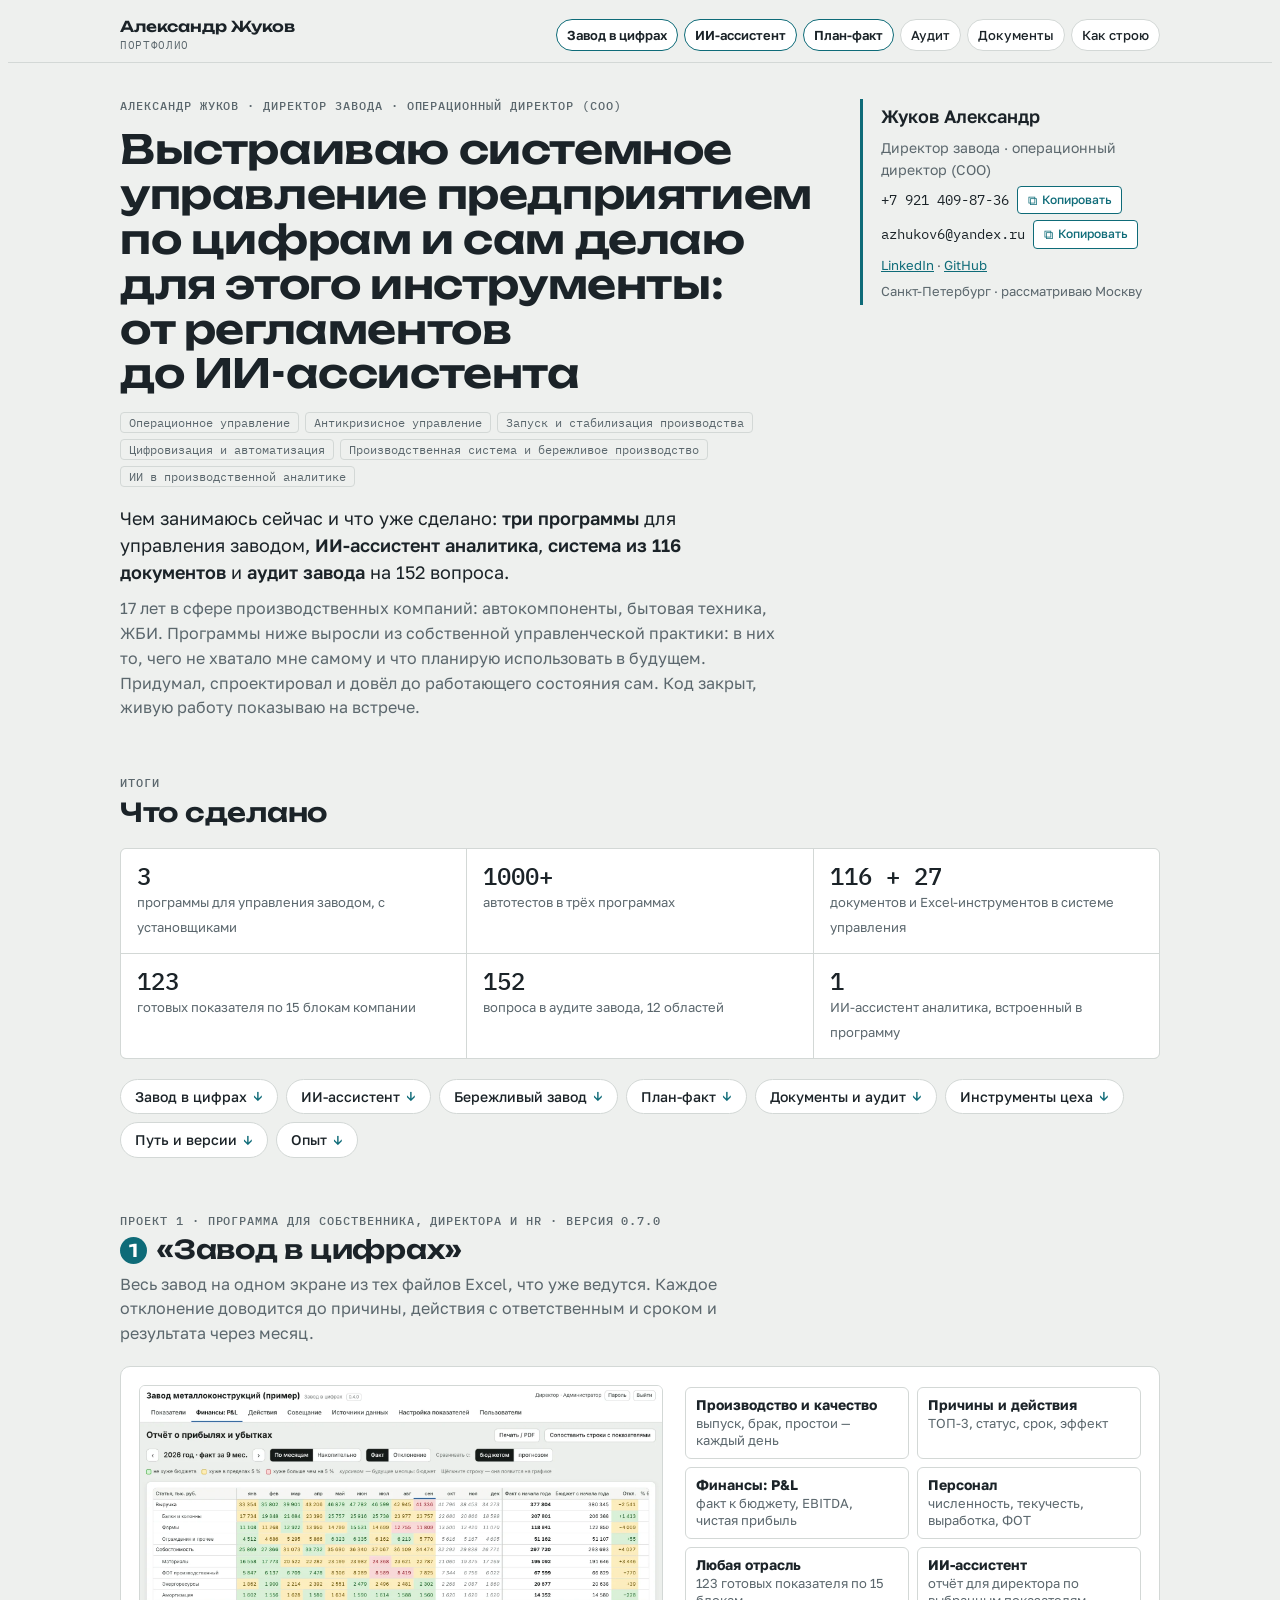
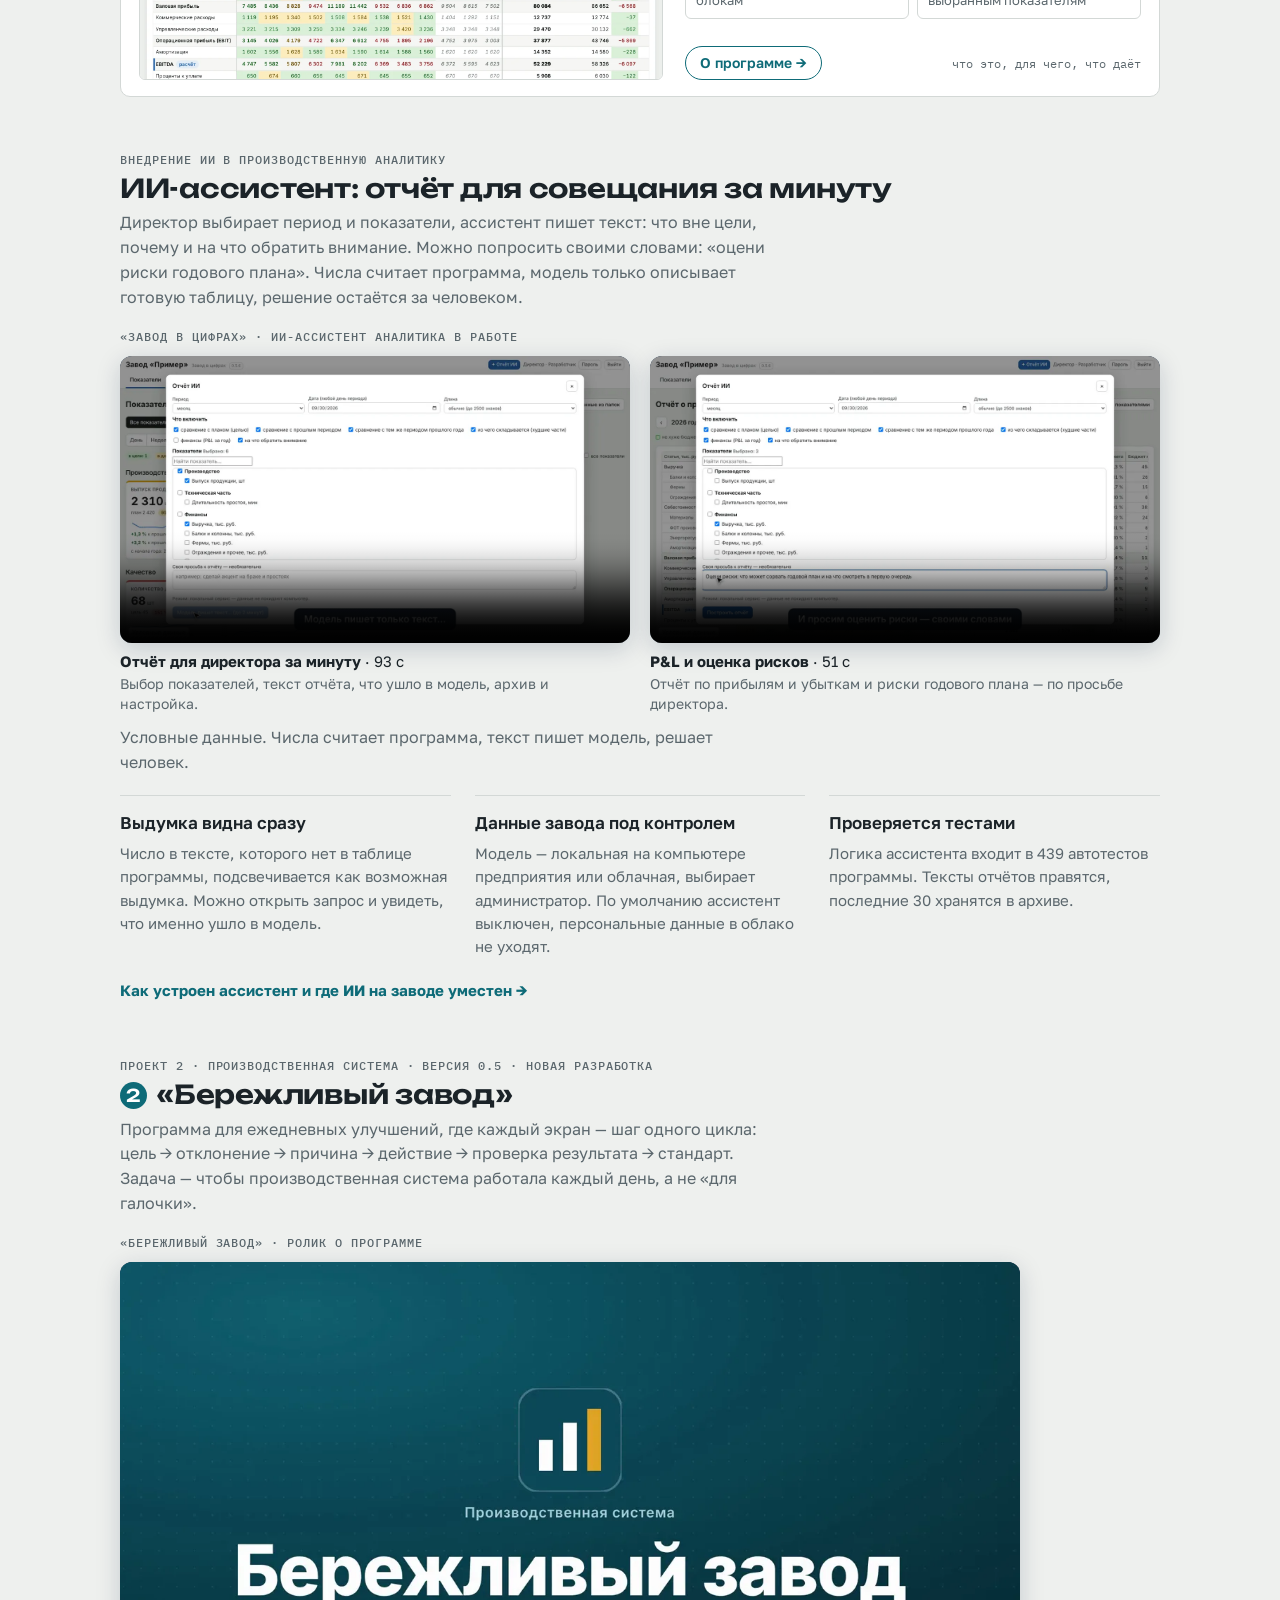
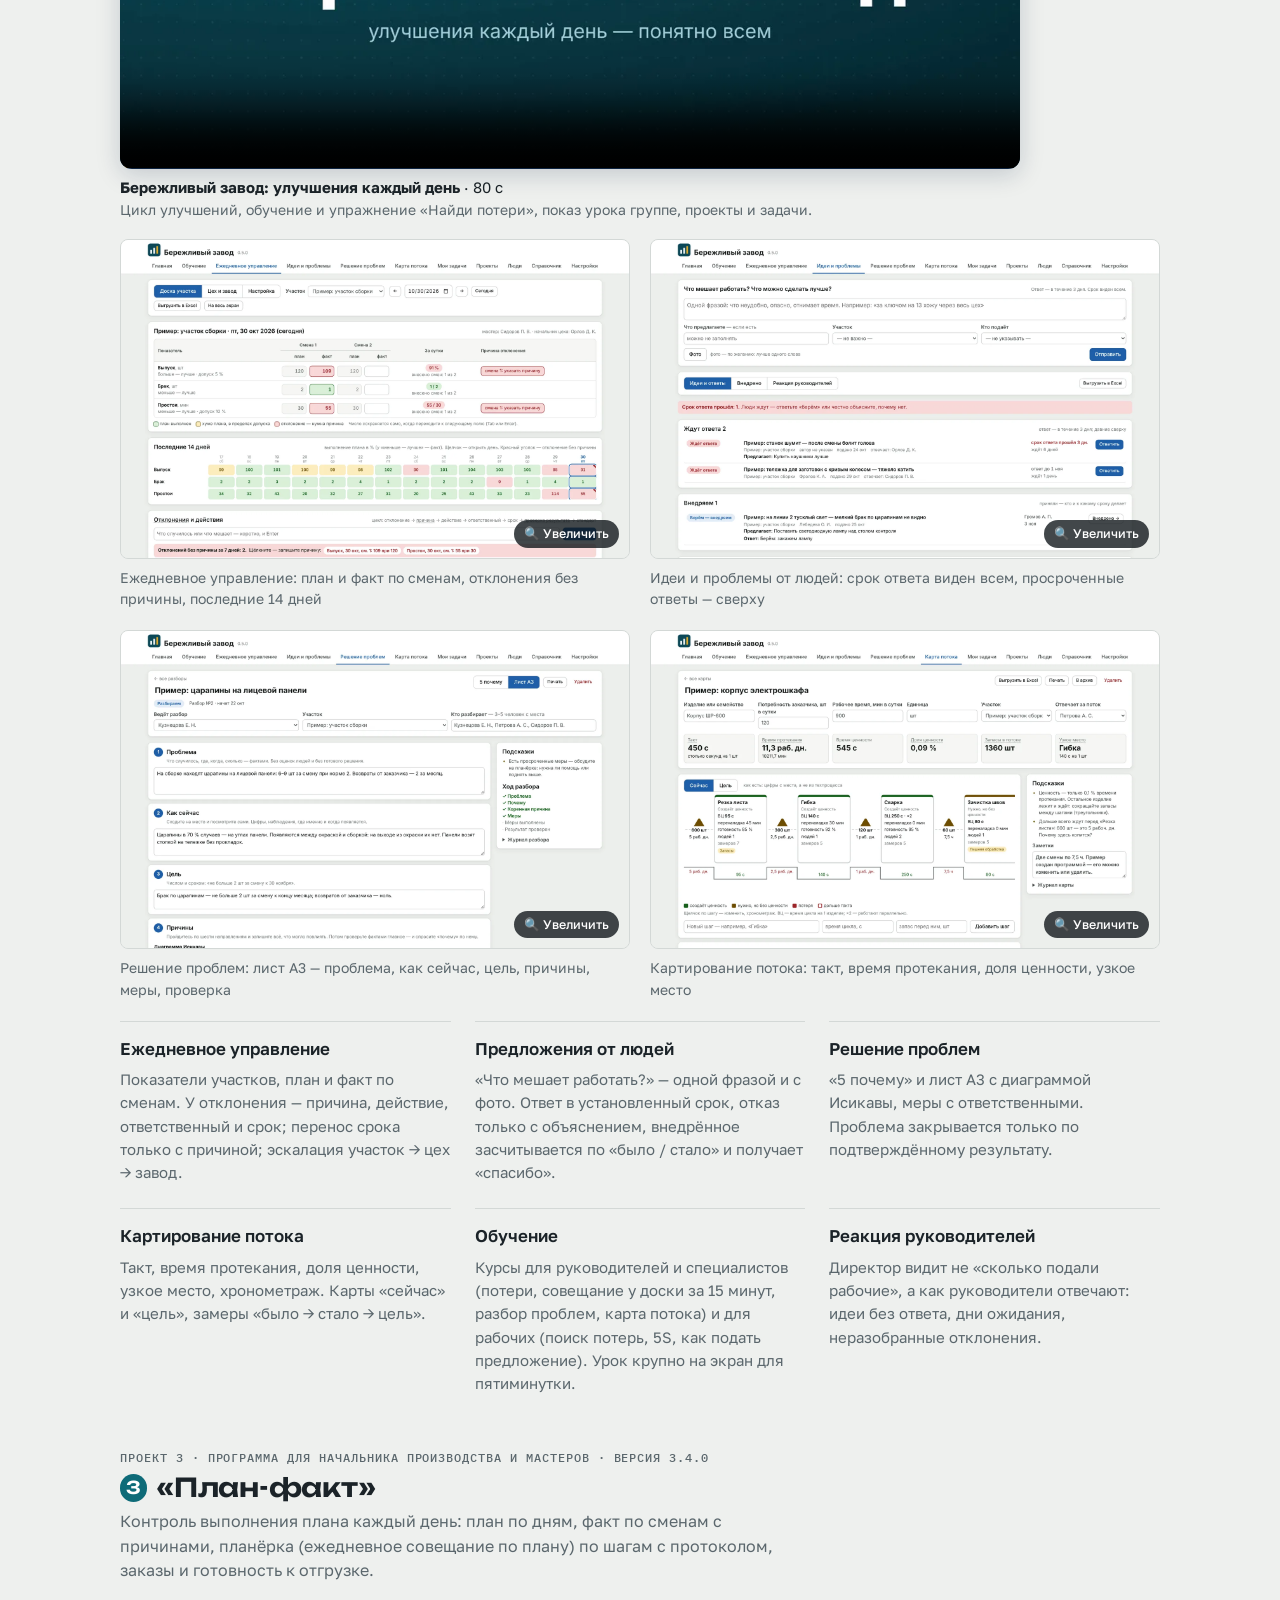
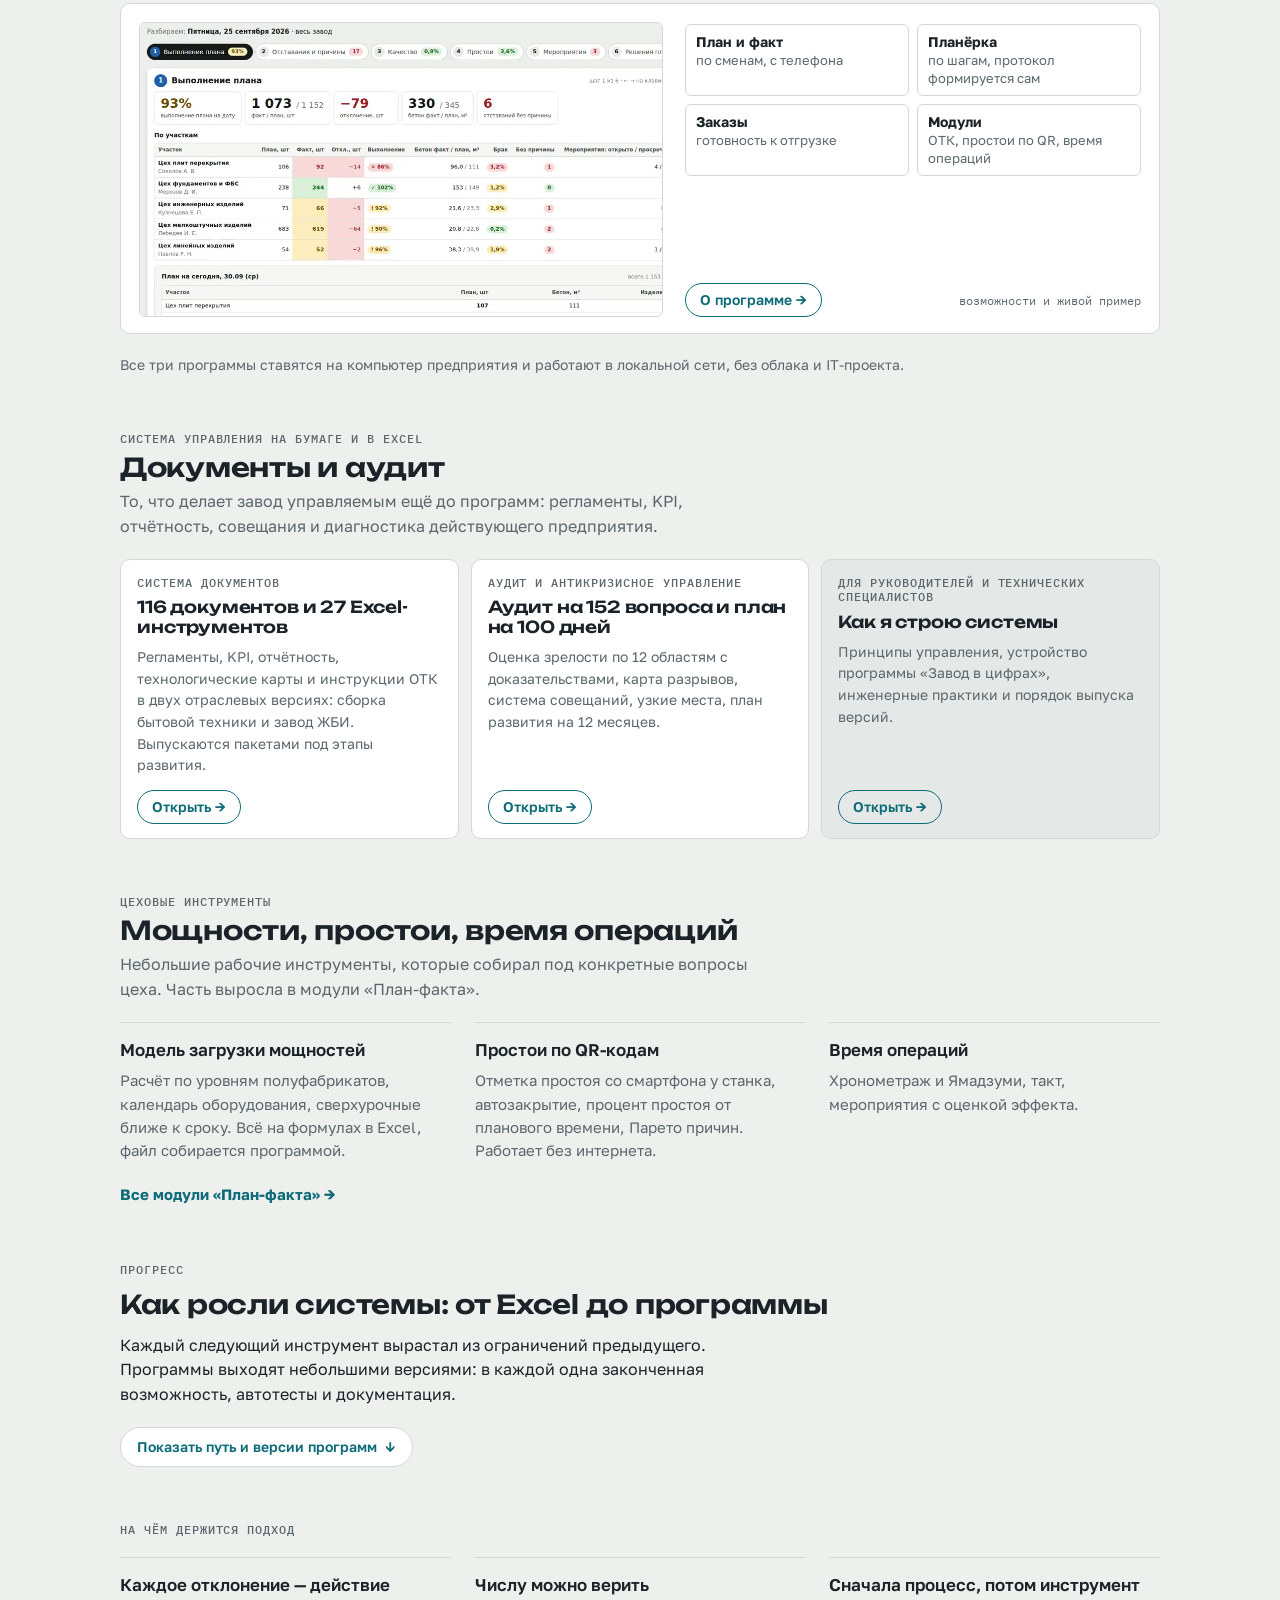
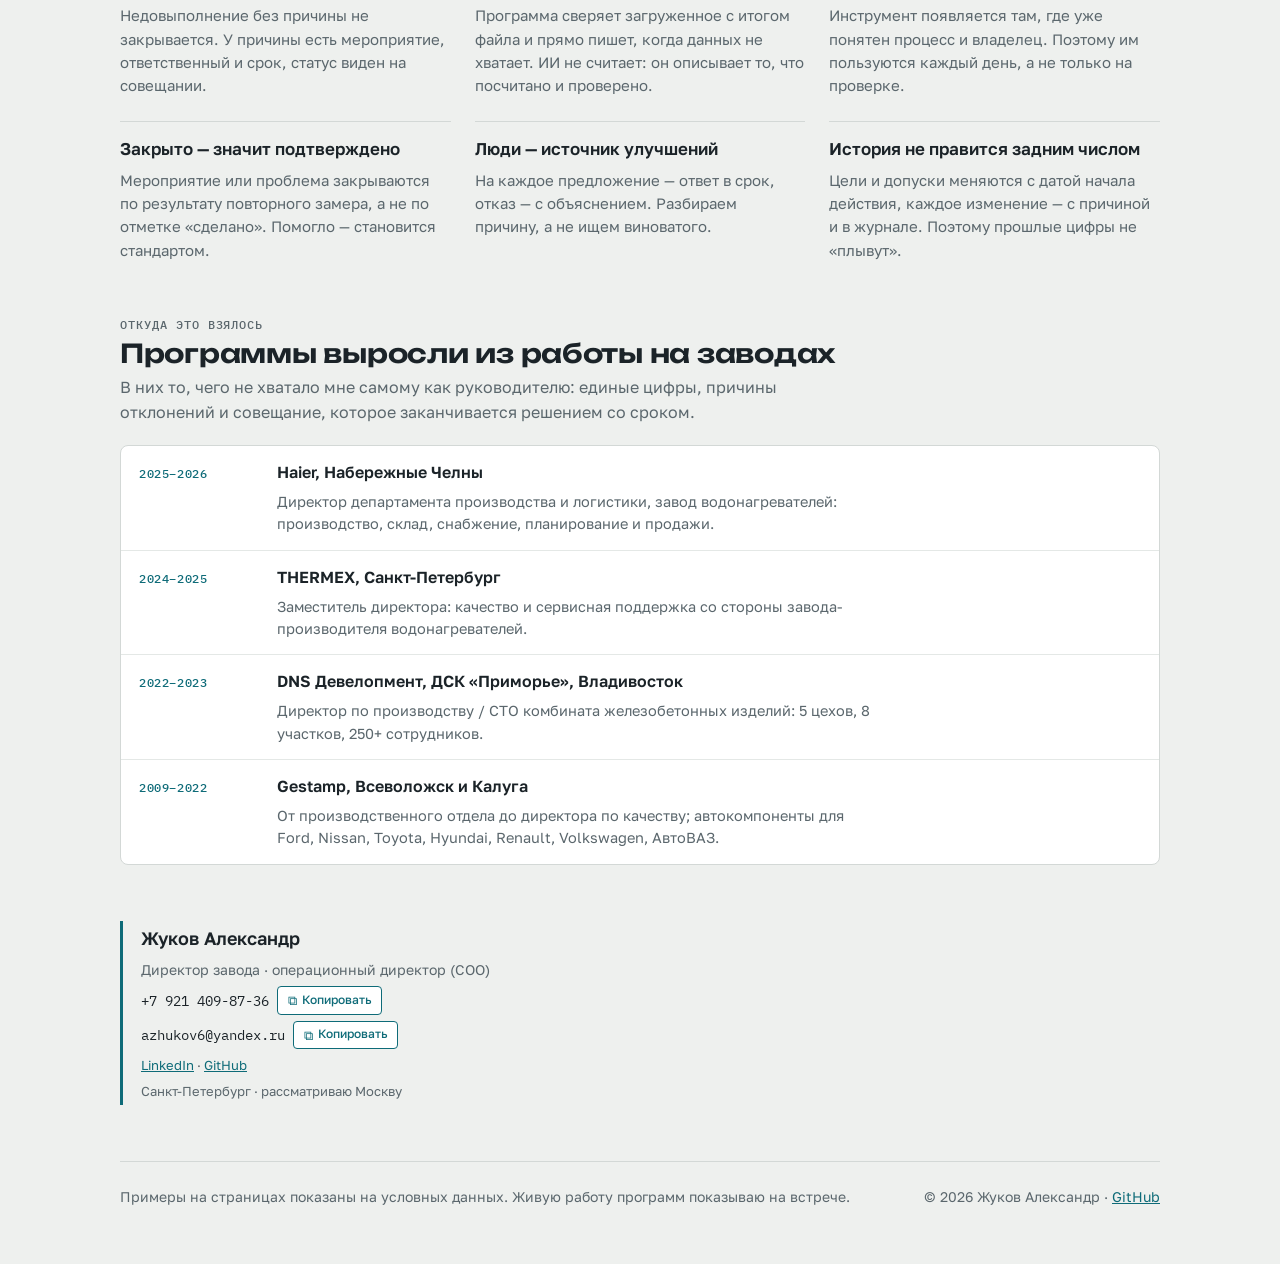
<file: index.html>
<!doctype html>
<html lang="ru">
<head>
<meta charset="utf-8">
<meta name="viewport" content="width=device-width,initial-scale=1,viewport-fit=cover">
<title>Александр Жуков · директор завода, COO · портфолио</title>
<meta name="description" content="Директор завода, операционный директор (COO), 17 лет в производстве. Программы «Завод в цифрах», «Бережливый завод» и «План-факт», ИИ-ассистент аналитика, система из 116 документов, аудит завода на 152 вопроса.">
<meta property="og:title" content="Александр Жуков · директор завода, COO · портфолио">
<meta property="og:description" content="Директор завода, операционный директор (COO), 17 лет в производстве. Программы «Завод в цифрах», «Бережливый завод» и «План-факт», ИИ-ассистент аналитика, система из 116 документов, аудит завода на 152 вопроса.">
<meta property="og:image" content="https://alexander-zhu-kov.github.io/img/planerka.webp">
<link rel="preconnect" href="https://fonts.googleapis.com">
<link rel="preconnect" href="https://fonts.gstatic.com" crossorigin>
<link rel="stylesheet" href="https://fonts.googleapis.com/css2?family=Unbounded:wght@500;600&family=Golos+Text:wght@400;500;600&family=IBM+Plex+Mono:wght@400;500&display=swap">
<link rel="stylesheet" href="assets/site.css">
</head>
<body>
<a class="skip" href="#main">К содержанию</a>
<div class="topbar"><div class="in">
  <a class="brand" href="index.html">Александр Жуков<small>портфолио</small></a>
  <nav class="tabs" aria-label="Разделы"><a href="zavod/index.html" class=pt>Завод в цифрах</a><a href="ii/index.html" class=pt>ИИ-ассистент</a><a href="cifra/index.html" class=pt>План-факт</a><a href="krizis/index.html">Аудит</a><a href="sistema/index.html">Документы</a><a href="podhod/index.html">Как строю</a></nav>
</div></div>
<div class="wrap">
<main id="main" class="wrap" style="gap:56px">

<header class="hero2">
  <div>
    <div class="eyebrow">Александр Жуков · директор завода · операционный директор (COO)</div>
    <h1 class="h1p">Выстраиваю системное управление предприятием по цифрам и сам делаю для этого инструменты: от регламентов до ИИ-ассистента</h1>
    <div class="tags" aria-label="Компетенции"><span class="tag">Операционное управление</span><span class="tag">Антикризисное управление</span><span class="tag">Запуск и стабилизация производства</span><span class="tag">Цифровизация и автоматизация</span><span class="tag">Производственная система и бережливое производство</span><span class="tag">ИИ в производственной аналитике</span></div>
    <p class="thesis">Чем занимаюсь сейчас и что уже сделано: <b>три программы</b> для управления заводом, <b>ИИ-ассистент аналитика</b>, <b>система из 116 документов</b> и <b>аудит завода</b> на 152 вопроса.</p>
    <p class="lead">17 лет в сфере производственных компаний: автокомпоненты, бытовая техника, ЖБИ. Программы ниже выросли из собственной управленческой практики: в них то, чего не хватало мне самому и что планирую использовать в будущем. Придумал, спроектировал и довёл до работающего состояния сам. Код закрыт, живую работу показываю на встрече.</p>
    <p class="to-contacts"><a href="#contacts">Контакты ↓</a></p>
  </div>
  <aside class="card-contact" aria-label="Контакты">
    <div class="name">Жуков Александр</div>
    <div class="muted" style="font-size:14px">Директор завода · операционный директор (COO)</div>
    <div class="contact-line"><code id="c-phone">+7 921 409-87-36</code><button class="copy" data-copy="c-phone" type="button">Копировать</button></div>
    <div class="contact-line"><code id="c-mail">azhukov6@yandex.ru</code><button class="copy" data-copy="c-mail" type="button">Копировать</button></div>
    <div class="muted" style="font-size:13px"><a href="https://www.linkedin.com/in/alexander-zhukov-3818a3117">LinkedIn</a> · <a href="https://github.com/alexander-zhu-kov">GitHub</a></div>
    <div class="muted" style="font-size:13px">Санкт-Петербург · рассматриваю Москву</div>
  </aside>
</header>

<section class="stand" aria-labelledby="done">
  <div class="desc" style="display:flex;flex-direction:column;gap:6px">
    <div class="eyebrow">Итоги</div>
    <h2 id="done">Что сделано</h2>
  </div>
  <div class="facts six" style="margin-top:0">
    <div><b>3</b><span>программы для управления заводом, с установщиками</span></div>
    <div><b>1000+</b><span>автотестов в трёх программах</span></div>
    <div><b>116 + 27</b><span>документов и Excel-инструментов в системе управления</span></div>
    <div><b>123</b><span>готовых показателя по 15 блокам компании</span></div>
    <div><b>152</b><span>вопроса в аудите завода, 12 областей</span></div>
    <div><b>1</b><span>ИИ-ассистент аналитика, встроенный в программу</span></div>
  </div>
  <nav class="anchors" aria-label="На этой странице"><a href="#zc">Завод в цифрах</a><a href="#ai">ИИ-ассистент</a><a href="#lean">Бережливый завод</a><a href="#pf">План-факт</a><a href="#docs">Документы и аудит</a><a href="#tools">Инструменты цеха</a><a href="#way">Путь и версии</a><a href="#exp">Опыт</a></nav>
</section>

<section class="stand" id="zc" aria-labelledby="p1">
  <div class="desc" style="display:flex;flex-direction:column;gap:6px">
    <div class="eyebrow">Проект 1 · программа для собственника, директора и HR · версия 0.7.0</div>
    <h2 id="p1"><span class="pn">1</span>«Завод в цифрах»</h2>
    <p class="muted">Весь завод на одном экране из тех файлов Excel, что уже ведутся. Каждое отклонение доводится до причины, действия с ответственным и сроком и результата через месяц.</p>
  </div>
  <a class="prod wide" href="zavod/index.html">
    <img src="img/zc-pnl-top.webp" alt="Завод в цифрах: отчёт о прибылях и убытках по месяцам" loading="lazy" width="1100">
    <div class="txt">
      <ul class="four">
        <li><b>Производство и качество</b>выпуск, брак, простои — каждый день</li>
        <li><b>Причины и действия</b>ТОП-3, статус, срок, эффект</li>
        <li><b>Финансы: P&amp;L</b>факт к бюджету, EBITDA, чистая прибыль</li>
        <li><b>Персонал</b>численность, текучесть, выработка, ФОТ</li>
        <li><b>Любая отрасль</b>123 готовых показателя по 15 блокам</li>
        <li><b>ИИ-ассистент</b>отчёт для директора по выбранным показателям</li>
      </ul>
      <div class="go"><span>О программе →</span><em>что это, для чего, что даёт</em></div>
    </div>
  </a>
</section>

<section class="stand" id="ai" aria-labelledby="ai-h">
  <div class="desc" style="display:flex;flex-direction:column;gap:6px">
    <div class="eyebrow">Внедрение ИИ в производственную аналитику</div>
    <h2 id="ai-h">ИИ-ассистент: отчёт для совещания за минуту</h2>
    <p class="muted">Директор выбирает период и показатели, ассистент пишет текст: что вне цели, почему и на что обратить внимание. Можно попросить своими словами: «оцени риски годового плана». Числа считает программа, модель только описывает готовую таблицу, решение остаётся за человеком.</p>
  </div>
  <div class="vid-card" style="margin-top:0">
    <div class="eyebrow">«Завод в цифрах» · ИИ-ассистент аналитика в работе</div>
    <div class="vid-grid">
      <figure>
        <video controls preload="none" playsinline poster="img/zavod-ai-poster.webp" width="1280" height="720"><source src="video/zavod-ai-056.mp4" type="video/mp4">Видео не открылось в этом браузере.</video>
        <figcaption><b>Отчёт для директора за минуту</b> · 93 с<span>Выбор показателей, текст отчёта, что ушло в модель, архив и настройка.</span></figcaption>
      </figure>
      <figure>
        <video controls preload="none" playsinline poster="img/zavod-pnl-poster.webp" width="1280" height="720"><source src="video/zavod-pnl-risks.mp4" type="video/mp4">Видео не открылось в этом браузере.</video>
        <figcaption><b>P&amp;L и оценка рисков</b> · 51 с<span>Отчёт по прибылям и убыткам и риски годового плана — по просьбе директора.</span></figcaption>
      </figure>
    </div>
    <p class="muted">Условные данные. Числа считает программа, текст пишет модель, решает человек.</p>
  </div>
  <div class="principles">
    <div><h3>Выдумка видна сразу</h3><p>Число в тексте, которого нет в таблице программы, подсвечивается как возможная выдумка. Можно открыть запрос и увидеть, что именно ушло в модель.</p></div>
    <div><h3>Данные завода под контролем</h3><p>Модель — локальная на компьютере предприятия или облачная, выбирает администратор. По умолчанию ассистент выключен, персональные данные в облако не уходят.</p></div>
    <div><h3>Проверяется тестами</h3><p>Логика ассистента входит в 439 автотестов программы. Тексты отчётов правятся, последние 30 хранятся в архиве.</p></div>
  </div>
  <p><a class="more-link" href="ii/index.html"><b>Как устроен ассистент и где ИИ на заводе уместен →</b></a></p>
</section>

<section class="stand" id="lean" aria-labelledby="p-lean">
  <div class="desc" style="display:flex;flex-direction:column;gap:6px">
    <div class="eyebrow">Проект 2 · производственная система · версия 0.5 · новая разработка</div>
    <h2 id="p-lean"><span class="pn">2</span>«Бережливый завод»</h2>
    <p class="muted">Программа для ежедневных улучшений, где каждый экран — шаг одного цикла: цель → отклонение → причина → действие → проверка результата → стандарт. Задача — чтобы производственная система работала каждый день, а не «для галочки».</p>
  </div>
  <div class="vid-card" style="margin-top:0">
    <div class="eyebrow">«Бережливый завод» · ролик о программе</div>
    <div class="vid-grid" style="grid-template-columns:minmax(0,1fr);max-width:900px">
      <figure>
        <video controls preload="none" playsinline poster="img/lean-poster.webp" width="1280" height="720"><source src="video/lean-promo.mp4" type="video/mp4">Видео не открылось в этом браузере.</video>
        <figcaption><b>Бережливый завод: улучшения каждый день</b> · 80 с<span>Цикл улучшений, обучение и упражнение «Найди потери», показ урока группе, проекты и задачи.</span></figcaption>
      </figure>
    </div>
  </div>
  <div class="gallery">
    <figure><button type="button" class="shot"><img src="img/lean-daily.webp" alt="Ежедневное управление: план и факт по сменам, отклонения без причины, последние 14 дней" loading="lazy" width="1100"><span class="zoom" aria-hidden="true">🔍 Увеличить</span></button><figcaption>Ежедневное управление: план и факт по сменам, отклонения без причины, последние 14 дней</figcaption></figure>
    <figure><button type="button" class="shot"><img src="img/lean-ideas.webp" alt="Идеи и проблемы от людей: срок ответа виден всем, просроченные ответы — сверху" loading="lazy" width="1100"><span class="zoom" aria-hidden="true">🔍 Увеличить</span></button><figcaption>Идеи и проблемы от людей: срок ответа виден всем, просроченные ответы — сверху</figcaption></figure>
    <figure><button type="button" class="shot"><img src="img/lean-a3.webp" alt="Решение проблем: лист A3 — проблема, как сейчас, цель, причины, меры, проверка" loading="lazy" width="1100"><span class="zoom" aria-hidden="true">🔍 Увеличить</span></button><figcaption>Решение проблем: лист A3 — проблема, как сейчас, цель, причины, меры, проверка</figcaption></figure>
    <figure><button type="button" class="shot"><img src="img/lean-vsm.webp" alt="Картирование потока: такт, время протекания, доля ценности, узкое место" loading="lazy" width="1100"><span class="zoom" aria-hidden="true">🔍 Увеличить</span></button><figcaption>Картирование потока: такт, время протекания, доля ценности, узкое место</figcaption></figure>
  </div>
  <div class="principles">
    <div><h3>Ежедневное управление</h3><p>Показатели участков, план и факт по сменам. У отклонения — причина, действие, ответственный и срок; перенос срока только с причиной; эскалация участок → цех → завод.</p></div>
    <div><h3>Предложения от людей</h3><p>«Что мешает работать?» — одной фразой и с фото. Ответ в установленный срок, отказ только с объяснением, внедрённое засчитывается по «было / стало» и получает «спасибо».</p></div>
    <div><h3>Решение проблем</h3><p>«5 почему» и лист A3 с диаграммой Исикавы, меры с ответственными. Проблема закрывается только по подтверждённому результату.</p></div>
    <div><h3>Картирование потока</h3><p>Такт, время протекания, доля ценности, узкое место, хронометраж. Карты «сейчас» и «цель», замеры «было → стало → цель».</p></div>
    <div><h3>Обучение</h3><p>Курсы для руководителей и специалистов (потери, совещание у доски за 15 минут, разбор проблем, карта потока) и для рабочих (поиск потерь, 5S, как подать предложение). Урок крупно на экран для пятиминутки.</p></div>
    <div><h3>Реакция руководителей</h3><p>Директор видит не «сколько подали рабочие», а как руководители отвечают: идеи без ответа, дни ожидания, неразобранные отклонения.</p></div>
  </div>
</section>

<section class="stand" id="pf" aria-labelledby="p2">
  <div class="desc" style="display:flex;flex-direction:column;gap:6px">
    <div class="eyebrow">Проект 3 · программа для начальника производства и мастеров · версия 3.4.0</div>
    <h2 id="p2"><span class="pn">3</span>«План-факт»</h2>
    <p class="muted">Контроль выполнения плана каждый день: план по дням, факт по сменам с причинами, планёрка (ежедневное совещание по плану) по шагам с протоколом, заказы и готовность к отгрузке.</p>
  </div>
  <a class="prod wide" href="cifra/index.html">
    <img src="img/planerka.webp" alt="План-факт: планёрка по шагам" loading="lazy" width="1100">
    <div class="txt">
      <ul class="four">
        <li><b>План и факт</b>по сменам, с телефона</li>
        <li><b>Планёрка</b>по шагам, протокол формируется сам</li>
        <li><b>Заказы</b>готовность к отгрузке</li>
        <li><b>Модули</b>ОТК, простои по QR, время операций</li>
      </ul>
      <div class="go"><span>О программе →</span><em>возможности и живой пример</em></div>
    </div>
  </a>
  <p class="muted" style="font-size:14px">Все три программы ставятся на компьютер предприятия и работают в локальной сети, без облака и IT-проекта.</p>
</section>

<section class="stand" id="docs" aria-labelledby="docs-h">
  <div class="desc" style="display:flex;flex-direction:column;gap:6px">
    <div class="eyebrow">Система управления на бумаге и в Excel</div>
    <h2 id="docs-h">Документы и аудит</h2>
    <p class="muted">То, что делает завод управляемым ещё до программ: регламенты, KPI, отчётность, совещания и диагностика действующего предприятия.</p>
  </div>
  <div class="dirs compact three">
    <a class="dir" href="sistema/index.html">
      <div class="eyebrow">Система документов</div>
      <h3>116 документов и 27 Excel-инструментов</h3>
      <p>Регламенты, KPI, отчётность, технологические карты и инструкции ОТК в двух отраслевых версиях: сборка бытовой техники и завод ЖБИ. Выпускаются пакетами под этапы развития.</p>
      <div class="go"><span>Открыть →</span></div>
    </a>
    <a class="dir" href="krizis/index.html">
      <div class="eyebrow">Аудит и антикризисное управление</div>
      <h3>Аудит на 152 вопроса и план на 100 дней</h3>
      <p>Оценка зрелости по 12 областям с доказательствами, карта разрывов, система совещаний, узкие места, план развития на 12 месяцев.</p>
      <div class="go"><span>Открыть →</span></div>
    </a>
    <a class="dir alt" href="podhod/index.html">
      <div class="eyebrow">Для руководителей и технических специалистов</div>
      <h3>Как я строю системы</h3>
      <p>Принципы управления, устройство программы «Завод в цифрах», инженерные практики и порядок выпуска версий.</p>
      <div class="go"><span>Открыть →</span></div>
    </a>
  </div>
</section>

<section class="stand" id="tools" aria-labelledby="tools-h">
  <div class="desc" style="display:flex;flex-direction:column;gap:6px">
    <div class="eyebrow">Цеховые инструменты</div>
    <h2 id="tools-h">Мощности, простои, время операций</h2>
    <p class="muted">Небольшие рабочие инструменты, которые собирал под конкретные вопросы цеха. Часть выросла в модули «План-факта».</p>
  </div>
  <div class="principles">
    <div><h3>Модель загрузки мощностей</h3><p>Расчёт по уровням полуфабрикатов, календарь оборудования, сверхурочные ближе к сроку. Всё на формулах в Excel, файл собирается программой.</p></div>
    <div><h3>Простои по QR-кодам</h3><p>Отметка простоя со смартфона у станка, автозакрытие, процент простоя от планового времени, Парето причин. Работает без интернета.</p></div>
    <div><h3>Время операций</h3><p>Хронометраж и Ямадзуми, такт, мероприятия с оценкой эффекта.</p></div>
  </div>
  <p><a class="more-link" href="cifra/index.html#downtime"><b>Все модули «План-факта» →</b></a></p>
</section>

<section class="stand" id="way" aria-labelledby="prog">
  <div class="stand-head" style="grid-template-columns:minmax(0,1fr)">
    <div class="desc">
      <div class="eyebrow">Прогресс</div>
      <h2 id="prog">Как росли системы: от Excel до программы</h2>
      <p>Каждый следующий инструмент вырастал из ограничений предыдущего. Программы выходят небольшими версиями: в каждой одна законченная возможность, автотесты и документация.</p>
    </div>
  </div>
  <details class="more"><summary>Показать путь и версии программ</summary><div class="more-in">
  <div class="bench">
    <div class="bench-top">
      <div class="chips" role="group" aria-label="Прогресс"><span class="chips-label">Показать:</span>
        <button class="chip" type="button" data-prog="path" aria-pressed="true">Путь</button>
        <button class="chip" type="button" data-prog="ver" aria-pressed="false">Версии программы</button>
      </div>
      <span class="demo-note">от простого к системе</span>
    </div>
    <div data-prog-pane="path">
      <div class="track">
        <div class="st"><span class="when">17 лет</span><b>Регламенты и Excel-инструменты на заводах</b><p>Положения, KPI, отчётность, планирование. Из этой практики вырос комплект на 116 документов и 27 расчётных инструментов.</p><div class="tech"><span>Excel</span><span>регламенты</span></div></div>
        <div class="st"><span class="when">шаг 1</span><b>Модель загрузки мощностей</b><p>MRP по уровням полуфабрикатов, календарь оборудования, сверхурочные ближе к сроку. Всё на формулах, файл собирается программой.</p><div class="tech"><span>Excel</span><span>Python</span><span>openpyxl</span></div></div>
        <div class="st"><span class="when">шаг 2</span><b>Простои по QR-кодам</b><p>Веб-приложение на Google Таблицах: отметка простоя с телефона, автозакрытие, % простоя от планового времени, цели с историей.</p><div class="tech"><span>Google Apps Script</span><span>JavaScript</span></div></div>
        <div class="st"><span class="when">шаг 3</span><b>Дашборд производства, качества и простоев</b><p>Свой сервер: загрузка Excel без задвоения, роли и вход по паролю, журнал аудита, режим «Годы». Из него вырос «Завод в цифрах».</p><div class="tech"><span>Python</span><span>SQLite</span><span>51 автотест</span></div></div>
        <div class="st now"><span class="when">шаг 4</span><b>Программа «План-факт»: 15 версий</b><p>Планирование, факт, планёрка, качество, простои, время операций, заказы и готовность к отгрузке, план по ресурсам. Установщики для Windows и Mac, обновления.</p><div class="tech"><span>Python</span><span>JavaScript</span><span>GitHub Actions</span><span>345 автотестов</span></div></div>
        <div class="st now"><span class="when">шаг 5</span><b><a href="zavod/index.html">Программа «Завод в цифрах»</a>: показатели, причины, действия, P&amp;L, персонал</b><p>Читает файлы Excel завода как есть и превращает их в показатели с целью и трендом. По показателю вне цели — три главные причины, действия с ответственным, сроком и статусом, оценка эффекта, совещание и протокол, P&amp;L. Программа сверяет загруженное с итогами файлов и не складывает разное молча.</p><div class="tech"><span>Python</span><span>JavaScript</span><span>SQLite</span><span>439 автотестов</span></div></div>
        <div class="st now"><span class="when">шаг 6</span><b><a href="ii/index.html">ИИ-ассистент аналитика</a> в «Заводе в цифрах» (0.5.6)</b><p>По выбранным показателям и периоду пишет текст отчёта для совещания, а числа считает программа. Подсветка чисел вне таблицы, просмотр запроса, локальная или облачная модель на выбор администратора, архив отчётов. Следующий шаг: ИИ-помощник в «План-факте».</p><div class="tech"><span>Python</span><span>LLM API</span><span>локальные модели</span></div></div>
        <div class="st now"><span class="when">шаг 7</span><b>Программа «Бережливый завод»: производственная система</b><p>Ежедневное управление по участкам, предложения от людей, решение проблем (5 почему, A3), картирование потока, обучение руководителей и рабочих. Пять версий за первые дни, дальше — проверка на Windows, стандарты и 5S.</p><div class="tech"><span>Python</span><span>JavaScript</span><span>SQLite</span><span>246 автотестов</span></div></div>
      </div>
    </div>
    <div data-prog-pane="ver" hidden>
      <div class="vers">
        <div class="ver"><span class="vn">1.0</span><span>Ввод факта и причин, план месяца, сводки, дашборд, мероприятия, пользователи и роли</span></div>
        <div class="ver major"><span class="vn">2.0</span><span>План по дням с утверждением, загрузка форм и линий, факт по сменам, сменное задание</span></div>
        <div class="ver"><span class="vn">2.1</span><span>Установщик Windows, фоновый сервер, ежедневные копии базы</span></div>
        <div class="ver"><span class="vn">2.2</span><span>Модули: программа одна, возможности включаются отдельно</span></div>
        <div class="ver"><span class="vn">2.3</span><span>Модуль «Качество (ОТК)»: брак и доработка по сменам, Парето потерь</span></div>
        <div class="ver"><span class="vn">2.4</span><span>Паспорта качества партии по ГОСТ 13015</span></div>
        <div class="ver"><span class="vn">2.5</span><span>Модуль «Время операций»: хронометраж, Ямадзуми, такт, мероприятия с эффектом</span></div>
        <div class="ver"><span class="vn">2.6</span><span>Импорт номенклатуры из Excel с предпросмотром изменений</span></div>
        <div class="ver"><span class="vn">2.7</span><span>Модуль «Простои»: QR-коды без интернета, анализ, перенос истории из Google</span></div>
        <div class="ver major"><span class="vn">3.0</span><span>Планёрка по шагам с протоколом, права по разделам, корзина, точки восстановления</span></div>
        <div class="ver"><span class="vn">3.1 <i>238 тестов</i></span><span>Сборка для Mac, проверка обновлений, сравнение смен</span></div>
        <div class="ver"><span class="vn">3.2 <i>260 тестов</i></span><span>Отмена действий, контроль доработки после ОТК</span></div>
        <div class="ver"><span class="vn">3.3 <i>298 тестов</i></span><span>Заказы и готовность к отгрузке по клиентам и проектам, критичные позиции, план из заказов</span></div>
        <div class="ver major"><span class="vn">3.3.1 <i>314 тестов</i></span><span>План по ресурсам: формы и линии, календарь остановов и доп. смен, загрузка на месяц, проверка «что если»</span></div>
        <div class="ver major"><span class="vn">3.4 <i>345 тестов</i></span><span>Доска планирования: задания на формовку с привязкой к заказам, автораскладка по мощности, правки мастера с причиной</span></div>
      </div>
      <p class="prog-note" style="margin-top:12px">«Завод в цифрах»: от 0.4 до 0.7.0, автотестов с 137 до 439; с 0.5.6 — ИИ-ассистент аналитика, в 0.6.0 — журналы событий и разрезы, в 0.7.0 — гибкая аналитика: таблица вместо графика, выгрузка в Excel, виды графиков и спидометр. Дальше: модуль «Отгрузки» и себестоимость в «План-факте».</p>
    </div>
  </div>
  </div></details>
</section>

<section class="stand">
  <div class="eyebrow">На чём держится подход</div>
  <div class="principles">
    <div><h3>Каждое отклонение — действие</h3><p>Недовыполнение без причины не закрывается. У причины есть мероприятие, ответственный и срок, статус виден на совещании.</p></div>
    <div><h3>Числу можно верить</h3><p>Программа сверяет загруженное с итогом файла и прямо пишет, когда данных не хватает. ИИ не считает: он описывает то, что посчитано и проверено.</p></div>
    <div><h3>Сначала процесс, потом инструмент</h3><p>Инструмент появляется там, где уже понятен процесс и владелец. Поэтому им пользуются каждый день, а не только на проверке.</p></div>
    <div><h3>Закрыто — значит подтверждено</h3><p>Мероприятие или проблема закрываются по результату повторного замера, а не по отметке «сделано». Помогло — становится стандартом.</p></div>
    <div><h3>Люди — источник улучшений</h3><p>На каждое предложение — ответ в срок, отказ — с объяснением. Разбираем причину, а не ищем виноватого.</p></div>
    <div><h3>История не правится задним числом</h3><p>Цели и допуски меняются с датой начала действия, каждое изменение — с причиной и в журнале. Поэтому прошлые цифры не «плывут».</p></div>
  </div>
</section>

<section class="stand" id="exp" aria-labelledby="exp-h">
  <div class="desc" style="display:flex;flex-direction:column;gap:6px">
    <div class="eyebrow">Откуда это взялось</div>
    <h2 id="exp-h">Программы выросли из работы на заводах</h2>
    <p class="muted">В них то, чего не хватало мне самому как руководителю: единые цифры, причины отклонений и совещание, которое заканчивается решением со сроком.</p>
  </div>
  <div class="track">
    <div class="st"><span class="when">2025–2026</span><b>Haier, Набережные Челны</b><p>Директор департамента производства и логистики, завод водонагревателей: производство, склад, снабжение, планирование и продажи.</p></div>
    <div class="st"><span class="when">2024–2025</span><b>THERMEX, Санкт-Петербург</b><p>Заместитель директора: качество и сервисная поддержка со стороны завода-производителя водонагревателей.</p></div>
    <div class="st"><span class="when">2022–2023</span><b>DNS Девелопмент, ДСК «Приморье», Владивосток</b><p>Директор по производству / CTO комбината железобетонных изделий: 5 цехов, 8 участков, 250+ сотрудников.</p></div>
    <div class="st"><span class="when">2009–2022</span><b>Gestamp, Всеволожск и Калуга</b><p>От производственного отдела до директора по качеству; автокомпоненты для Ford, Nissan, Toyota, Hyundai, Renault, Volkswagen, АвтоВАЗ.</p></div>
  </div>
</section>

<section class="stand contact-bottom" id="contacts" aria-label="Контакты">
  <aside class="card-contact" aria-label="Контакты">
    <div class="name">Жуков Александр</div>
    <div class="muted" style="font-size:14px">Директор завода · операционный директор (COO)</div>
    <div class="contact-line"><code id="c-phone2">+7 921 409-87-36</code><button class="copy" data-copy="c-phone2" type="button">Копировать</button></div>
    <div class="contact-line"><code id="c-mail2">azhukov6@yandex.ru</code><button class="copy" data-copy="c-mail2" type="button">Копировать</button></div>
    <div class="muted" style="font-size:13px"><a href="https://www.linkedin.com/in/alexander-zhukov-3818a3117">LinkedIn</a> · <a href="https://github.com/alexander-zhu-kov">GitHub</a></div>
    <div class="muted" style="font-size:13px">Санкт-Петербург · рассматриваю Москву</div>
  </aside>
</section>
<footer>
  <span>Примеры на страницах показаны на условных данных. Живую работу программ показываю на встрече.</span>
  <span>© 2026 Жуков Александр · <a href="https://github.com/alexander-zhu-kov">GitHub</a></span>
</footer>
</main>
</div>
<dialog id="lb" aria-label="Снимок"><button type="button" class="lb-close" aria-label="Закрыть">✕</button><img alt=""><p class="lb-cap"></p><p class="lb-hint">Закрыть: ✕, клавиша Esc или нажатие рядом со снимком</p></dialog>
<script src="assets/site.js"></script>
</body>
</html>
</file>
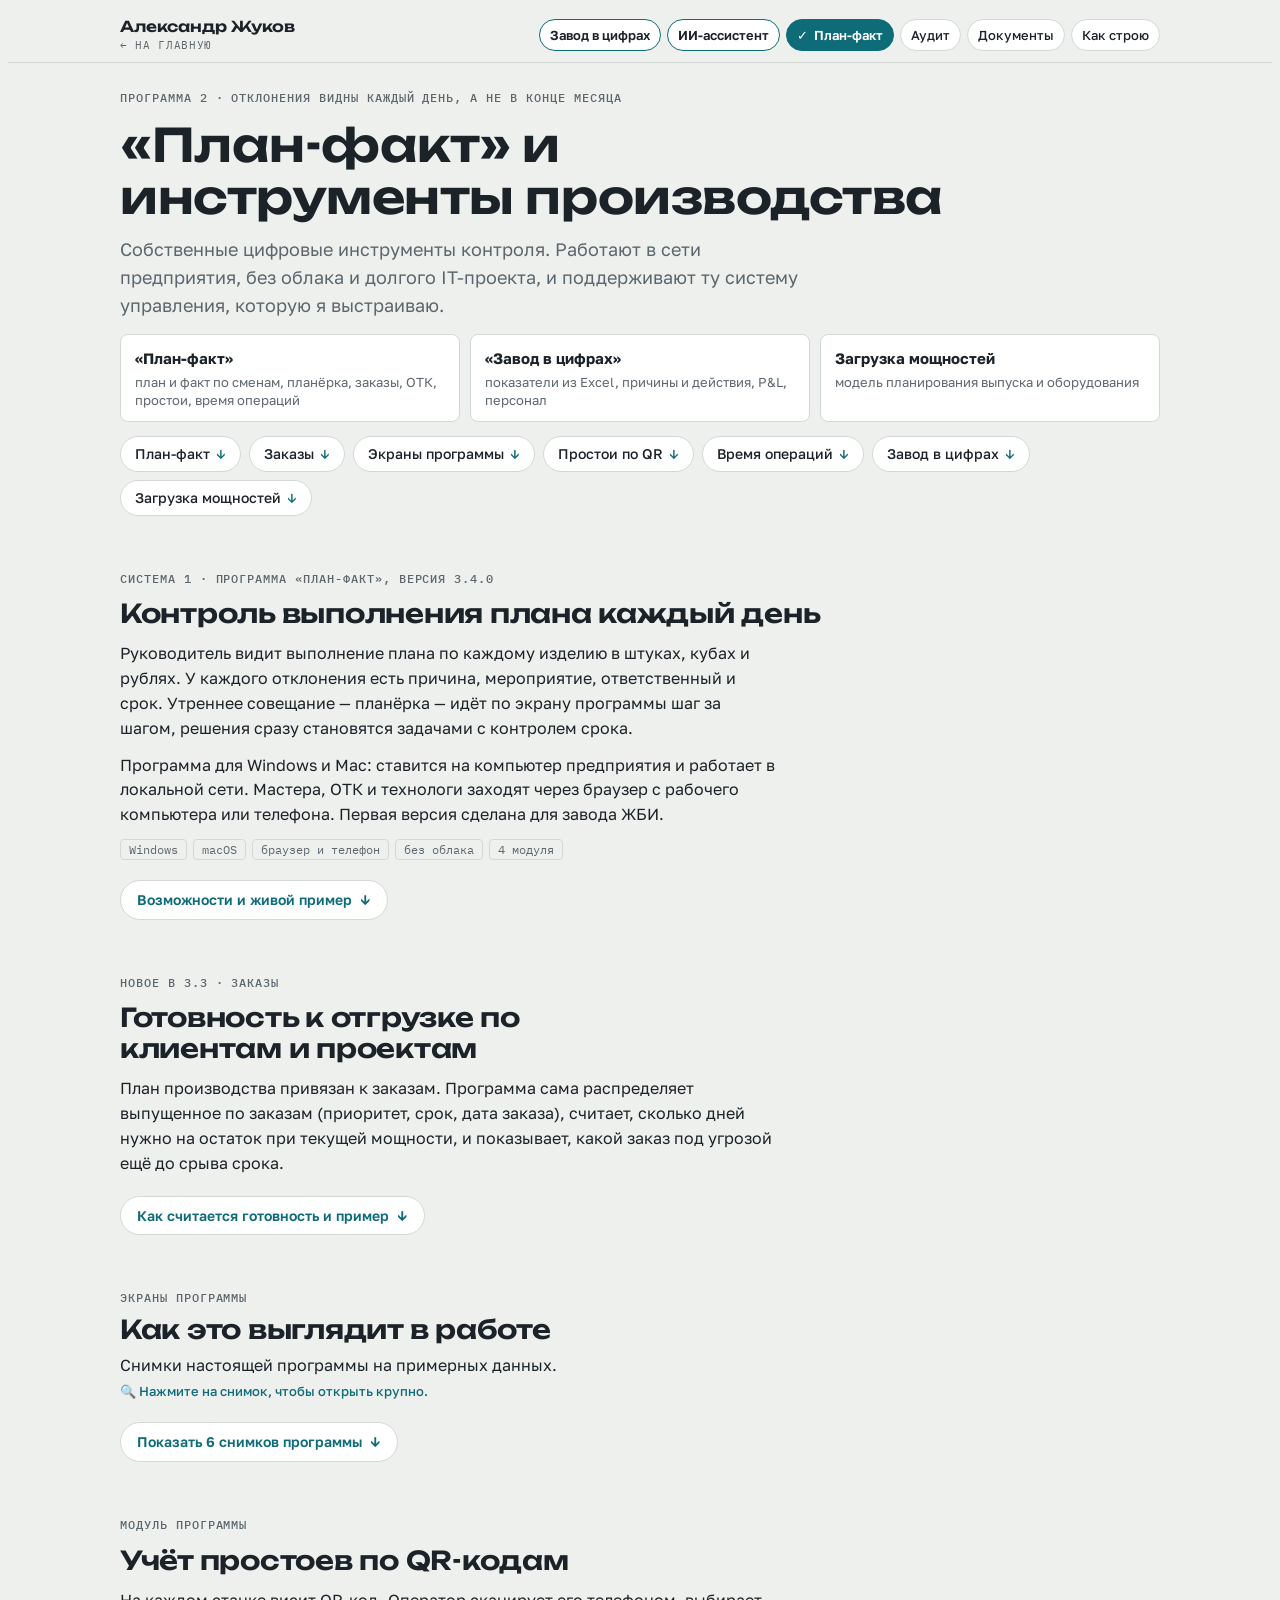
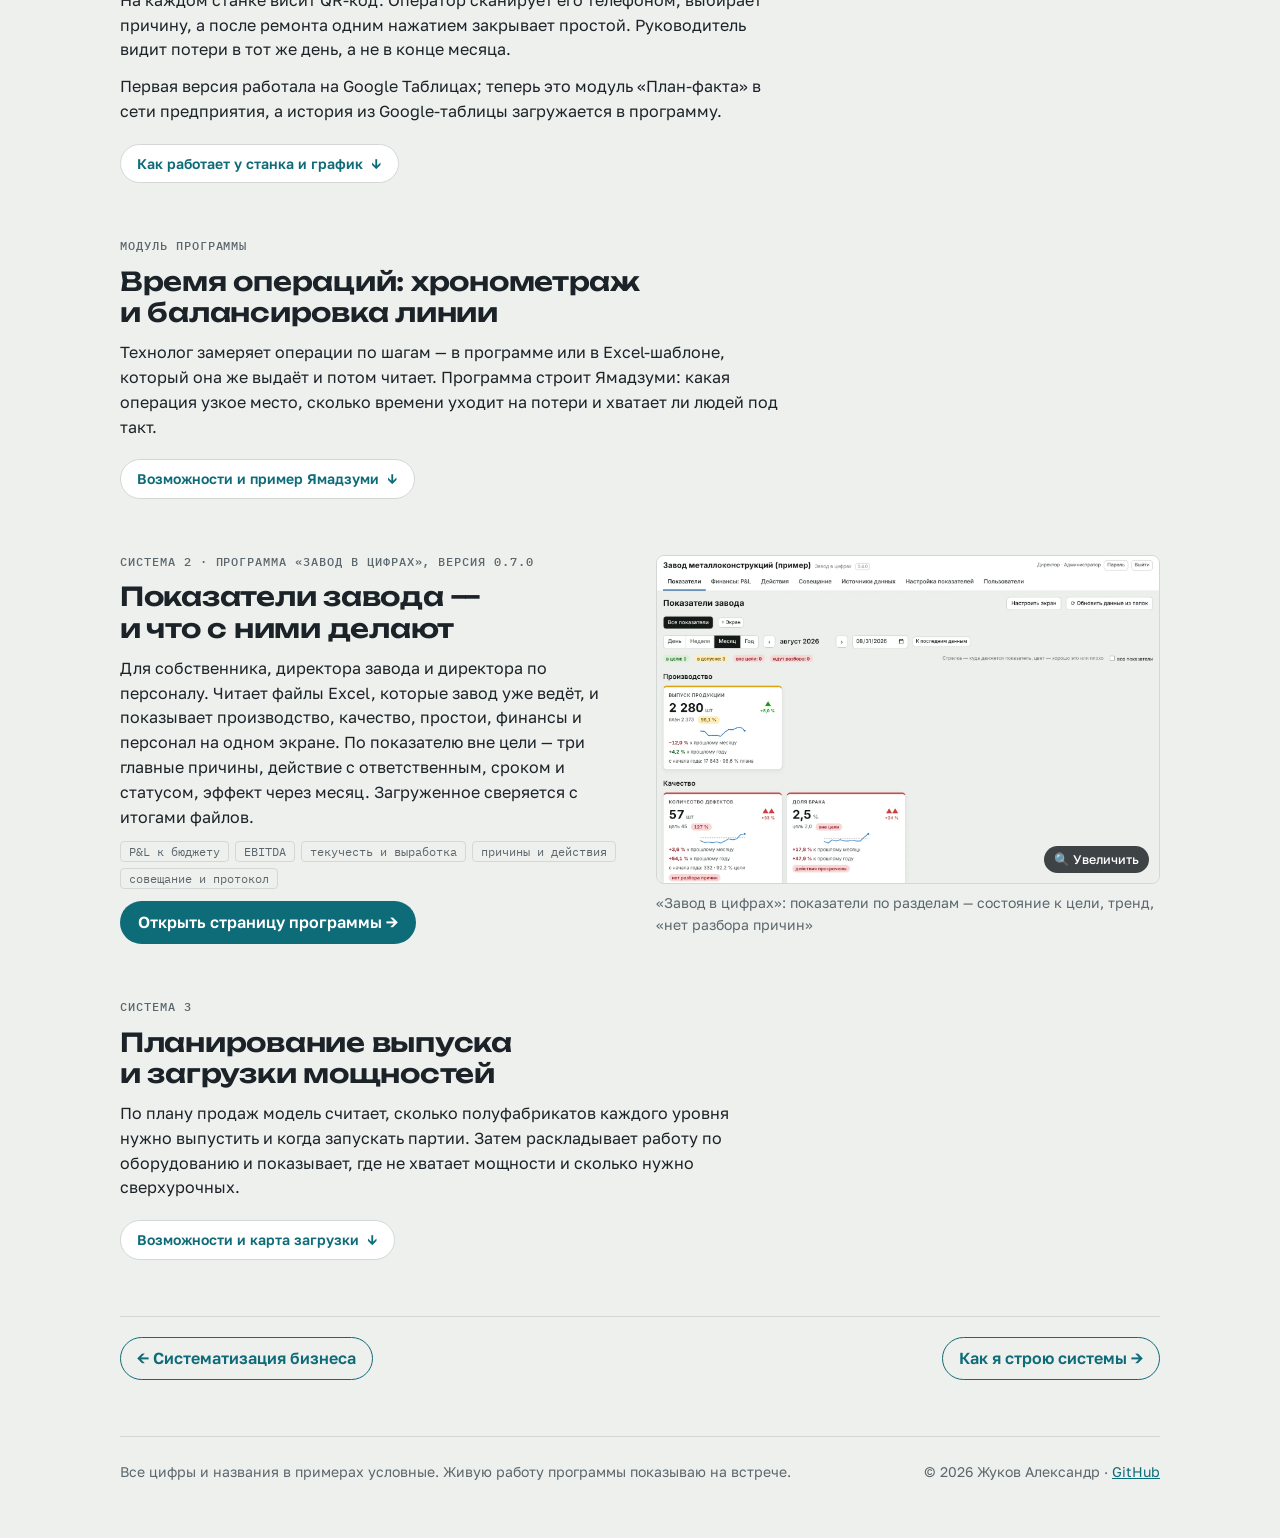
<file: cifra/index.html>
<!doctype html>
<html lang="ru">
<head>
<meta charset="utf-8">
<meta name="viewport" content="width=device-width,initial-scale=1,viewport-fit=cover">
<title>«План-факт» и инструменты производства · Александр Жуков</title>
<meta name="description" content="Собственные цифровые инструменты контроля производства: программа «План-факт» (план-факт, планёрка, заказы, ОТК, простои, время операций), программа «Завод в цифрах» (показатели из Excel, причины и действия, P&L, персонал), модель загрузки мощностей.">
<meta property="og:title" content="«План-факт» и инструменты производства · Александр Жуков">
<meta property="og:description" content="Собственные цифровые инструменты контроля производства: программа «План-факт» (план-факт, планёрка, заказы, ОТК, простои, время операций), программа «Завод в цифрах» (показатели из Excel, причины и действия, P&L, персонал), модель загрузки мощностей.">
<meta property="og:image" content="https://alexander-zhu-kov.github.io/img/planerka.webp">
<link rel="preconnect" href="https://fonts.googleapis.com">
<link rel="preconnect" href="https://fonts.gstatic.com" crossorigin>
<link rel="stylesheet" href="https://fonts.googleapis.com/css2?family=Unbounded:wght@500;600&family=Golos+Text:wght@400;500;600&family=IBM+Plex+Mono:wght@400;500&display=swap">
<link rel="stylesheet" href="../assets/site.css">
</head>
<body>
<a class="skip" href="#main">К содержанию</a>
<div class="topbar"><div class="in">
  <a class="brand" href="../index.html">Александр Жуков<small>← на главную</small></a>
  <nav class="tabs" aria-label="Разделы"><a href="../zavod/index.html" class=pt>Завод в цифрах</a><a href="../ii/index.html" class=pt>ИИ-ассистент</a><a href="../cifra/index.html" class=pt aria-current="page">План-факт</a><a href="../krizis/index.html">Аудит</a><a href="../sistema/index.html">Документы</a><a href="../podhod/index.html">Как строю</a></nav>
</div></div>
<div class="wrap">
<main id="main" class="wrap" style="gap:56px">
<header class="page-head">
  <div class="eyebrow">Программа 2 · отклонения видны каждый день, а не в конце месяца</div>
  <h1>«План-факт» и инструменты производства</h1>
  <p class="lead">Собственные цифровые инструменты контроля. Работают в сети предприятия, без облака и долгого IT-проекта, и поддерживают ту систему управления, которую я выстраиваю.</p>
  <div class="sysgrid">
    <a href="#planfact"><b>«План-факт»</b><span>план и факт по сменам, планёрка, заказы, ОТК, простои, время операций</span></a>
    <a href="../zavod/index.html"><b>«Завод в цифрах»</b><span>показатели из Excel, причины и действия, P&amp;L, персонал</span></a>
    <a href="#capacity"><b>Загрузка мощностей</b><span>модель планирования выпуска и оборудования</span></a>
  </div>
  <nav class="anchors" aria-label="На этой странице"><a href="#planfact">План-факт</a><a href="#orders">Заказы</a><a href="#screens">Экраны программы</a><a href="#downtime">Простои по QR</a><a href="#timestudy">Время операций</a><a href="#zc">Завод в цифрах</a><a href="#capacity">Загрузка мощностей</a></nav>
</header>

<section class="stand" id="planfact">
  <div class="stand-head one">
    <div class="desc">
      <div class="eyebrow">Система 1 · программа «План-факт», версия 3.4.0</div>
      <h2>Контроль выполнения плана каждый день</h2>
      <p>Руководитель видит выполнение плана по каждому изделию в штуках, кубах и рублях. У каждого отклонения есть причина, мероприятие, ответственный и срок. Утреннее совещание — планёрка — идёт по экрану программы шаг за шагом, решения сразу становятся задачами с контролем срока.</p>
      <p>Программа для Windows и Mac: ставится на компьютер предприятия и работает в локальной сети. Мастера, ОТК и технологи заходят через браузер с рабочего компьютера или телефона. Первая версия сделана для завода ЖБИ.</p>
      <div class="tags"><span class="tag">Windows</span><span class="tag">macOS</span><span class="tag">браузер и телефон</span><span class="tag">без облака</span><span class="tag">4 модуля</span></div>
    </div>
    </div>
  <details class="more"><summary>Возможности и живой пример</summary><div class="more-in">
    <ul class="points">
      <li>План месяца по дням с утверждением: после утверждения изменения только с причиной и в журнал. Загрузка форм и линий видна при планировании</li>
      <li>Факт по сменам с телефона, причина каждого отставания, сравнение смен</li>
      <li>Планёрка по шагам за любой период: план, отставания, качество, простои, заказы под угрозой, мероприятия, решения. Протокол формируется сам</li>
      <li>Заказы и готовность к отгрузке по клиентам и проектам, критичные позиции, план из заказов</li>
      <li>План по ресурсам: загрузка форм и линий на месяц, календарь остановов и доп. смен, проверка «что если»</li>
      <li>Модуль «Качество (ОТК)»: брак и доработка по видам дефектов, Парето, паспорта качества</li>
      <li>Права по разделам для каждой должности, отмена действий, журнал, корзина, точки восстановления, проверка обновлений</li>
    </ul>
  <div class="bench">
    <div class="bench-top">
      <div class="chips" role="group" aria-label="Период"><span class="chips-label">Период:</span>
        <button class="chip" type="button" data-per="week" aria-pressed="false">Неделя</button>
        <button class="chip" type="button" data-per="month" aria-pressed="true">Сентябрь</button>
        <button class="chip" type="button" data-per="ytd" aria-pressed="false">С начала года</button>
      </div>
      <span class="demo-note">условные данные</span>
    </div>
    <div class="kpis" id="pf-kpis"></div>
    <div class="grid2">
      <div style="display:flex;flex-direction:column;gap:10px;min-width:0">
        <div class="scroll"><table id="pf-table"></table></div>
        <div class="legend"><span><i style="background:var(--good)"></i>100% и выше</span><span><i style="background:var(--warn)"></i>90–99%</span><span><i style="background:var(--bad)"></i>ниже 90%</span></div>
      </div>
      <div style="display:flex;flex-direction:column;gap:22px;min-width:0">
        <div style="display:flex;flex-direction:column;gap:10px"><h3>Причины недовыполнения, шт</h3><div class="bars" id="pf-reasons"></div></div>
        <div style="display:flex;flex-direction:column;gap:4px">
          <h3>Мероприятия</h3>
          <div class="actions">
            <div class="act"><div>Изготовить 2 доп. формы под ПБ-1 (плита балконная)</div><span class="status work">В работе</span><div class="meta">Нач. цеха №2 · до 10.10</div></div>
            <div class="act"><div>График ППР бетоносмесителя БСУ-2, резервный редуктор на складе</div><span class="status done">Выполнено</span><div class="meta">Главный механик · до 25.09</div></div>
            <div class="act"><div>Закрыть вакансии формовщиков: 3 чел. во вторую смену</div><span class="status late">Просрочено</span><div class="meta">HR · до 20.09</div></div>
          </div>
        </div>
      </div>
    </div>
    <div style="display:flex;flex-direction:column;gap:8px;min-width:0;border-top:1px solid var(--line);padding-top:18px">
      <div class="bench-top"><h3>Загрузка форм при планировании, % по дням</h3><div class="legend"><span><i style="background:var(--good-soft);outline:1px solid var(--good)"></i>до 85%</span><span><i style="background:var(--warn-soft);outline:1px solid var(--warn)"></i>85–100%</span><span><i style="background:var(--bad-soft);outline:1px solid var(--bad)"></i>перегруз: перенести план</span></div></div>
      <div class="scroll"><div class="heat" id="forms"></div></div>
    </div>
  </div>
</div></details>
</section>

<section class="stand" id="orders">
  <div class="stand-head one">
    <div class="desc">
      <div class="eyebrow">Новое в 3.3 · заказы</div>
      <h2>Готовность к отгрузке по клиентам и проектам</h2>
      <p>План производства привязан к заказам. Программа сама распределяет выпущенное по заказам (приоритет, срок, дата заказа), считает, сколько дней нужно на остаток при текущей мощности, и показывает, какой заказ под угрозой ещё до срыва срока.</p>
    </div>
    </div>
  <details class="more"><summary>Как считается готовность и пример</summary><div class="more-in">
    <ul class="points">
      <li>Клиент → проект → заказ → партии со своими сроками</li>
      <li>Готово = выпущено, не в браке и не на доработке, минус отгружено</li>
      <li>«Критичные позиции»: каких изделий не хватает и сколько в день</li>
      <li>Кнопка «В план»: недостающее раскладывается в план месяца с причиной</li>
      <li>Импорт заказов из Excel; заказы под угрозой — шаг планёрки</li>
    </ul>
  <div class="bench">
    <div class="bench-top">
      <div class="chips" role="group" aria-label="Состояние"><span class="chips-label">Показать:</span>
        <button class="chip" type="button" data-ord="all" aria-pressed="true">Все заказы</button>
        <button class="chip" type="button" data-ord="risk" aria-pressed="false">Под угрозой и срыв</button>
        <button class="chip" type="button" data-ord="ready" aria-pressed="false">Готово</button>
      </div>
      <span class="demo-note">условные данные</span>
    </div>
    <div class="scroll"><table id="ord-table"></table></div>
  </div>
</div></details>
</section>

<section class="stand" id="screens">
  <div class="desc" style="display:flex;flex-direction:column;gap:8px">
    <div class="eyebrow">Экраны программы</div>
    <h2>Как это выглядит в работе</h2>
    <p>Снимки настоящей программы на примерных данных. <span class="hint">🔍 Нажмите на снимок, чтобы открыть крупно.</span></p>
  </div>
  <details class="more"><summary>Показать 6 снимков программы</summary><div class="more-in">
  <div class="gallery">
    <figure><button type="button" class="shot"><img src="../img/planerka.webp" alt="Планёрка: шаг «Выполнение плана» — итоги дня по участкам" loading="lazy" width="1100"><span class="zoom" aria-hidden="true">🔍 Увеличить</span></button><figcaption>Планёрка: шаг «Выполнение плана» — итоги дня по участкам</figcaption></figure>
    <figure><button type="button" class="shot"><img src="../img/actions.webp" alt="Планёрка: мероприятия — «Выполнено» и «Перенести срок» одним нажатием" loading="lazy" width="1100"><span class="zoom" aria-hidden="true">🔍 Увеличить</span></button><figcaption>Планёрка: мероприятия — «Выполнено» и «Перенести срок» одним нажатием</figcaption></figure>
    <figure><button type="button" class="shot"><img src="../img/dashboard.webp" alt="Дашборд руководителя: выпуск, объём, сделка, дисциплина, качество" loading="lazy" width="1100"><span class="zoom" aria-hidden="true">🔍 Увеличить</span></button><figcaption>Дашборд руководителя: выпуск, объём, сделка, дисциплина, качество</figcaption></figure>
    <figure><button type="button" class="shot"><img src="../img/shifts.webp" alt="Сравнение смен: выпуск, брак и доработка, по участкам и по дням" loading="lazy" width="1100"><span class="zoom" aria-hidden="true">🔍 Увеличить</span></button><figcaption>Сравнение смен: выпуск, брак и доработка, по участкам и по дням</figcaption></figure>
    <figure><button type="button" class="shot"><img src="../img/timestudy.webp" alt="Время операций: Ямадзуми, такт, узкое место, потери" loading="lazy" width="1100"><span class="zoom" aria-hidden="true">🔍 Увеличить</span></button><figcaption>Время операций: Ямадзуми, такт, узкое место, потери</figcaption></figure>
    <figure><button type="button" class="shot"><img src="../img/downtime.webp" alt="Простои оборудования: % от планового времени, Парето причин" loading="lazy" width="1100"><span class="zoom" aria-hidden="true">🔍 Увеличить</span></button><figcaption>Простои оборудования: % от планового времени, Парето причин</figcaption></figure>
  </div>
  </div></details>
</section>

<section class="stand" id="downtime">
  <div class="stand-head one">
    <div class="desc">
      <div class="eyebrow">Модуль программы</div>
      <h2>Учёт простоев по QR-кодам</h2>
      <p>На каждом станке висит QR-код. Оператор сканирует его телефоном, выбирает причину, а после ремонта одним нажатием закрывает простой. Руководитель видит потери в тот же день, а не в конце месяца.</p>
      <p>Первая версия работала на Google Таблицах; теперь это модуль «План-факта» в сети предприятия, а история из Google-таблицы загружается в программу.</p>
    </div>
    </div>
  <details class="more"><summary>Как работает у станка и график</summary><div class="more-in">
    <ul class="points">
      <li>Приложение на телефон не нужно: камера открывает страницу станка</li>
      <li>Забытые простои закрываются автоматически, в журнале видно, кто открыл и закрыл</li>
      <li>% простоя от планового времени по графику работы с учётом праздников</li>
      <li>Цели с историей: прошлые периоды сравниваются с той целью, что действовала тогда</li>
      <li>Парето причин, тепловая карта «оборудование × тип простоя»</li>
    </ul>
  <div class="bench">
    <div class="bench-top"><h3>Как работает у станка</h3><span class="demo-note">пример экрана телефона · кнопки здесь не нажимаются</span></div>
    <div class="qr-flow">
      <div class="phone"><div class="step">1 · Скан</div><svg class="qr-mark" viewBox="0 0 21 21" aria-label="QR-код оборудования" id="qr"></svg><div class="eq" style="text-align:center">Пресс П-06 · Участок формовки</div><div class="btn">Открыть форму</div></div>
      <div class="phone"><div class="step">2 · Причина</div><div class="opt">Отказ оборудования</div><div class="opt sel">Нет материала</div><div class="opt">Переналадка</div><div class="opt">Нет персонала</div><div class="btn">Начать простой</div></div>
      <div class="phone"><div class="step">3 · Идёт простой</div><div class="eq">Пресс П-06 · Нет материала</div><div class="timer num" id="timer">00:17:42</div><div class="btn stop">Простой завершён</div></div>
    </div>
    <div style="display:flex;flex-direction:column;gap:8px;min-width:0">
      <div class="bench-top"><h3>% простоя от планового времени, по неделям</h3><div class="legend"><span><i style="background:var(--accent)"></i>в пределах цели</span><span><i style="background:var(--bad)"></i>выше цели</span><span>- - цель</span></div></div>
      <div class="scroll"><svg id="dt-chart" viewBox="0 0 900 230" style="width:100%;min-width:560px;height:auto" role="img" aria-label="График процента простоя по неделям"></svg></div>
    </div>
  </div>
</div></details>
</section>

<section class="stand" id="timestudy">
  <div class="stand-head one">
    <div class="desc">
      <div class="eyebrow">Модуль программы</div>
      <h2>Время операций: хронометраж и балансировка линии</h2>
      <p>Технолог замеряет операции по шагам — в программе или в Excel-шаблоне, который она же выдаёт и потом читает. Программа строит Ямадзуми: какая операция узкое место, сколько времени уходит на потери и хватает ли людей под такт.</p>
    </div>
    </div>
  <details class="more"><summary>Возможности и пример Ямадзуми</summary><div class="more-in">
    <ul class="points">
      <li>Шаги размечаются по типам: ценность, необходимое, потери</li>
      <li>Такт из доступного времени и потребности, баланс линии, численность по такту</li>
      <li>Сравнение замеров «было / стало» по каждой операции</li>
      <li>Мероприятия с оценкой эффекта в секундах на изделие и часах в смену</li>
    </ul>
  <div class="bench">
    <div class="bench-top">
      <div class="chips" role="group" aria-label="Замер"><span class="chips-label">Показать:</span>
        <button class="chip" type="button" data-ts="before" aria-pressed="true">Замер до</button>
        <button class="chip" type="button" data-ts="after" aria-pressed="false">После мероприятий</button>
      </div>
      <span class="demo-note">условные данные</span>
    </div>
    <div class="kpis" id="ts-kpis"></div>
    <div class="scroll"><svg id="ts-chart" viewBox="0 0 900 280" style="width:100%;min-width:560px;height:auto" role="img" aria-label="Ямадзуми: время операций по типам работы"></svg></div>
    <div class="legend"><span><i style="background:var(--good)"></i>ценность</span><span><i style="background:var(--warn)"></i>необходимое</span><span><i style="background:var(--bad)"></i>потери</span><span>- - такт</span></div>
  </div>
</div></details>
</section>

<section class="stand" id="zc">
  <div class="stand-head">
    <div class="desc">
      <div class="eyebrow">Система 2 · программа «Завод в цифрах», версия 0.7.0</div>
      <h2>Показатели завода — и что с ними делают</h2>
      <p>Для собственника, директора завода и директора по персоналу. Читает файлы Excel, которые завод уже ведёт, и показывает производство, качество, простои, финансы и персонал на одном экране. По показателю вне цели — три главные причины, действие с ответственным, сроком и статусом, эффект через месяц. Загруженное сверяется с итогами файлов.</p>
      <div class="tags"><span class="tag">P&amp;L к бюджету</span><span class="tag">EBITDA</span><span class="tag">текучесть и выработка</span><span class="tag">причины и действия</span><span class="tag">совещание и протокол</span></div>
      <p><a class="btn-go" href="../zavod/index.html">Открыть страницу программы →</a></p>
    </div>
    <figure><button type="button" class="shot"><img src="../img/zc-main.webp" alt="«Завод в цифрах»: показатели по разделам — состояние к цели, тренд, «нет разбора причин»" loading="lazy" width="1100"><span class="zoom" aria-hidden="true">🔍 Увеличить</span></button><figcaption>«Завод в цифрах»: показатели по разделам — состояние к цели, тренд, «нет разбора причин»</figcaption></figure>
  </div>
</section>

<section class="stand" id="capacity">
  <div class="stand-head one">
    <div class="desc">
      <div class="eyebrow">Система 3</div>
      <h2>Планирование выпуска и загрузки мощностей</h2>
      <p>По плану продаж модель считает, сколько полуфабрикатов каждого уровня нужно выпустить и когда запускать партии. Затем раскладывает работу по оборудованию и показывает, где не хватает мощности и сколько нужно сверхурочных.</p>
    </div>
    </div>
  <details class="more"><summary>Возможности и карта загрузки</summary><div class="more-in">
    <ul class="points">
      <li>Партии с минимальным и оптимальным размером, страховой запас, опережение запуска</li>
      <li>Календарь оборудования: ППР, дополнительные смены, рабочие субботы</li>
      <li>Сверхурочные распределяются ближе к сроку и в пределах лимита</li>
      <li>Главный лист для мастеров: план по каждой машине на каждый день</li>
    </ul>
  <div class="bench">
    <div class="bench-top"><h3>Загрузка оборудования, % от доступного времени</h3><div class="legend"><span><i style="background:var(--good-soft);outline:1px solid var(--good)"></i>до 85%</span><span><i style="background:var(--warn-soft);outline:1px solid var(--warn)"></i>85–100%</span><span><i style="background:var(--bad-soft);outline:1px solid var(--bad)"></i>нужны сверхурочные</span><span><i style="background:var(--soft)"></i>ППР</span></div></div>
    <div class="scroll"><div class="heat" id="heat2"></div></div>
    <span class="demo-note">условные данные · горизонт планирования в модели 28 дней, показаны 10 рабочих</span>
  </div>
</div></details>
</section>
<nav class="next" aria-label="Соседние разделы"><a href="../sistema/index.html">← Систематизация бизнеса</a><a href="../podhod/index.html">Как я строю системы →</a></nav>
<footer>
  <span>Все цифры и названия в примерах условные. Живую работу программы показываю на встрече.</span>
  <span>© 2026 Жуков Александр · <a href="https://github.com/alexander-zhu-kov">GitHub</a></span>
</footer>
</main>
</div>
<dialog id="lb" aria-label="Снимок"><button type="button" class="lb-close" aria-label="Закрыть">✕</button><img alt=""><p class="lb-cap"></p><p class="lb-hint">Закрыть: ✕, клавиша Esc или нажатие рядом со снимком</p></dialog>
<script src="../assets/site.js"></script>
</body>
</html>
</file>
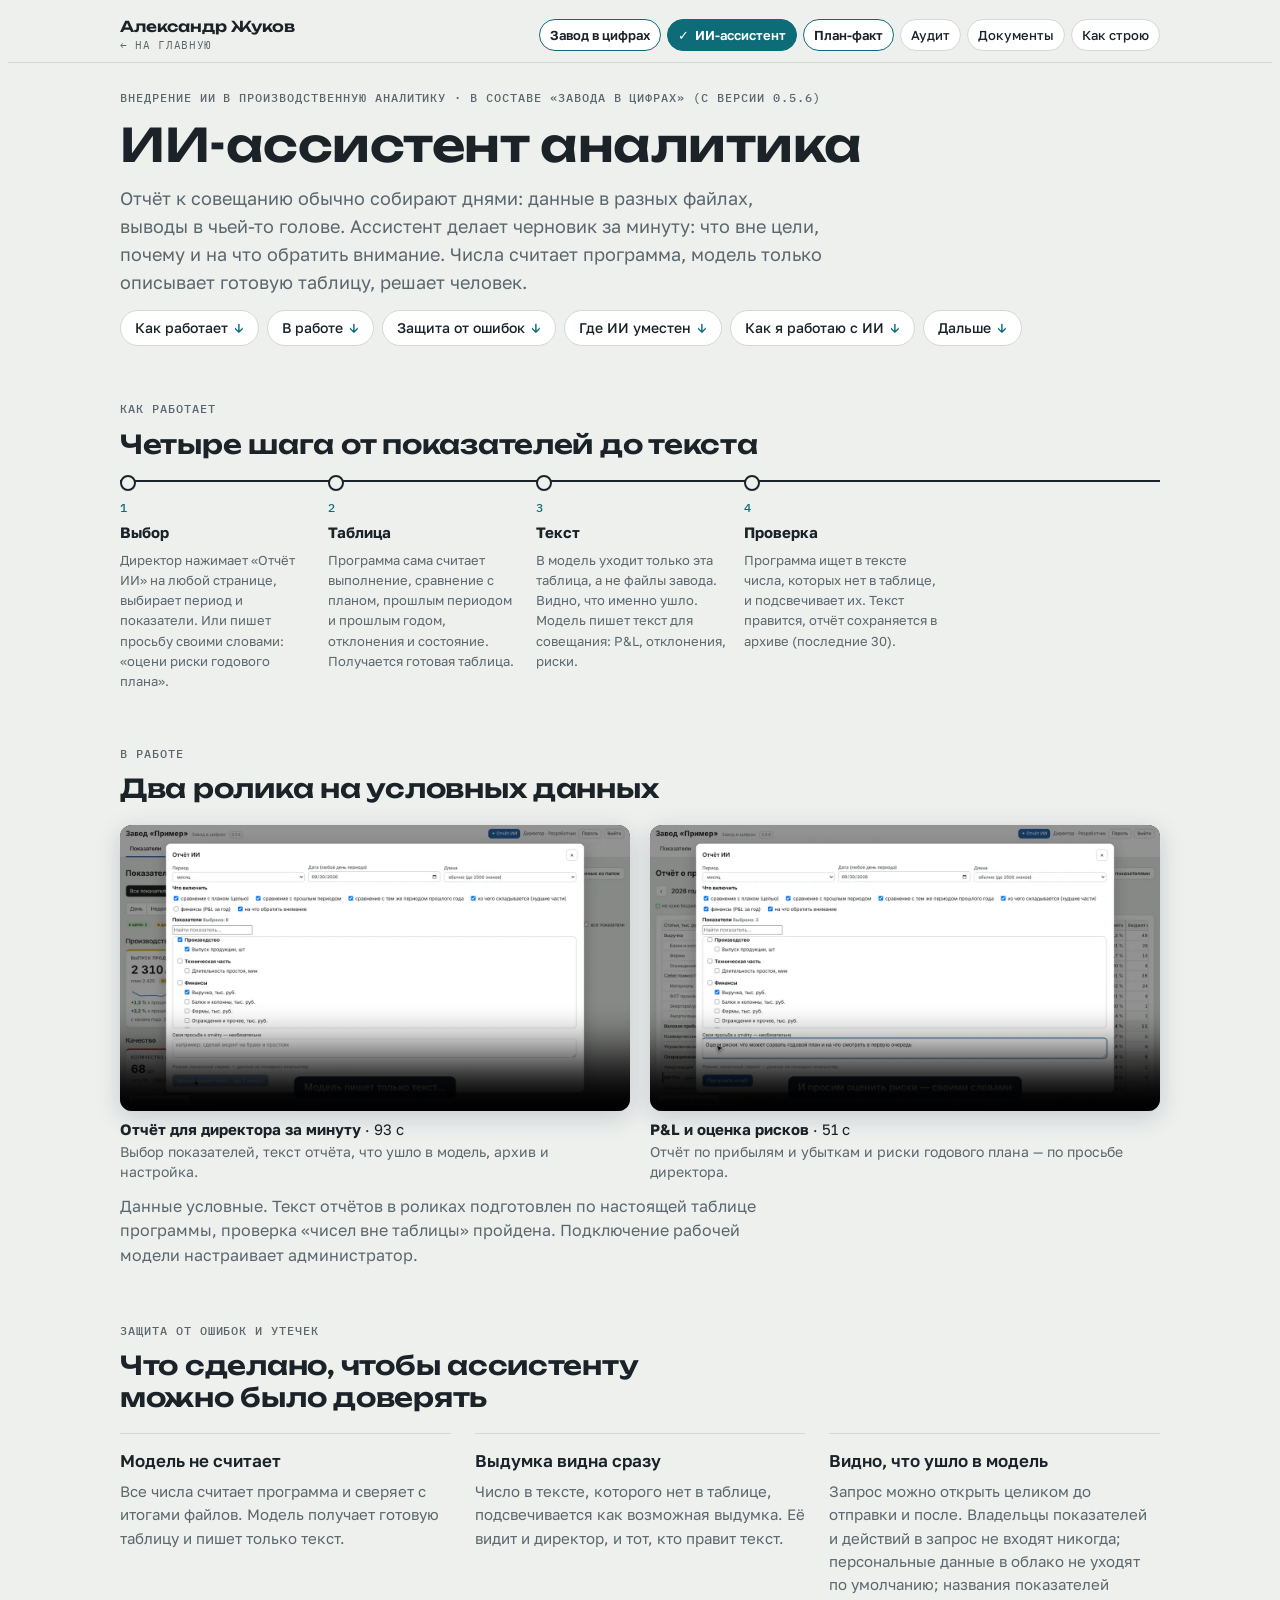
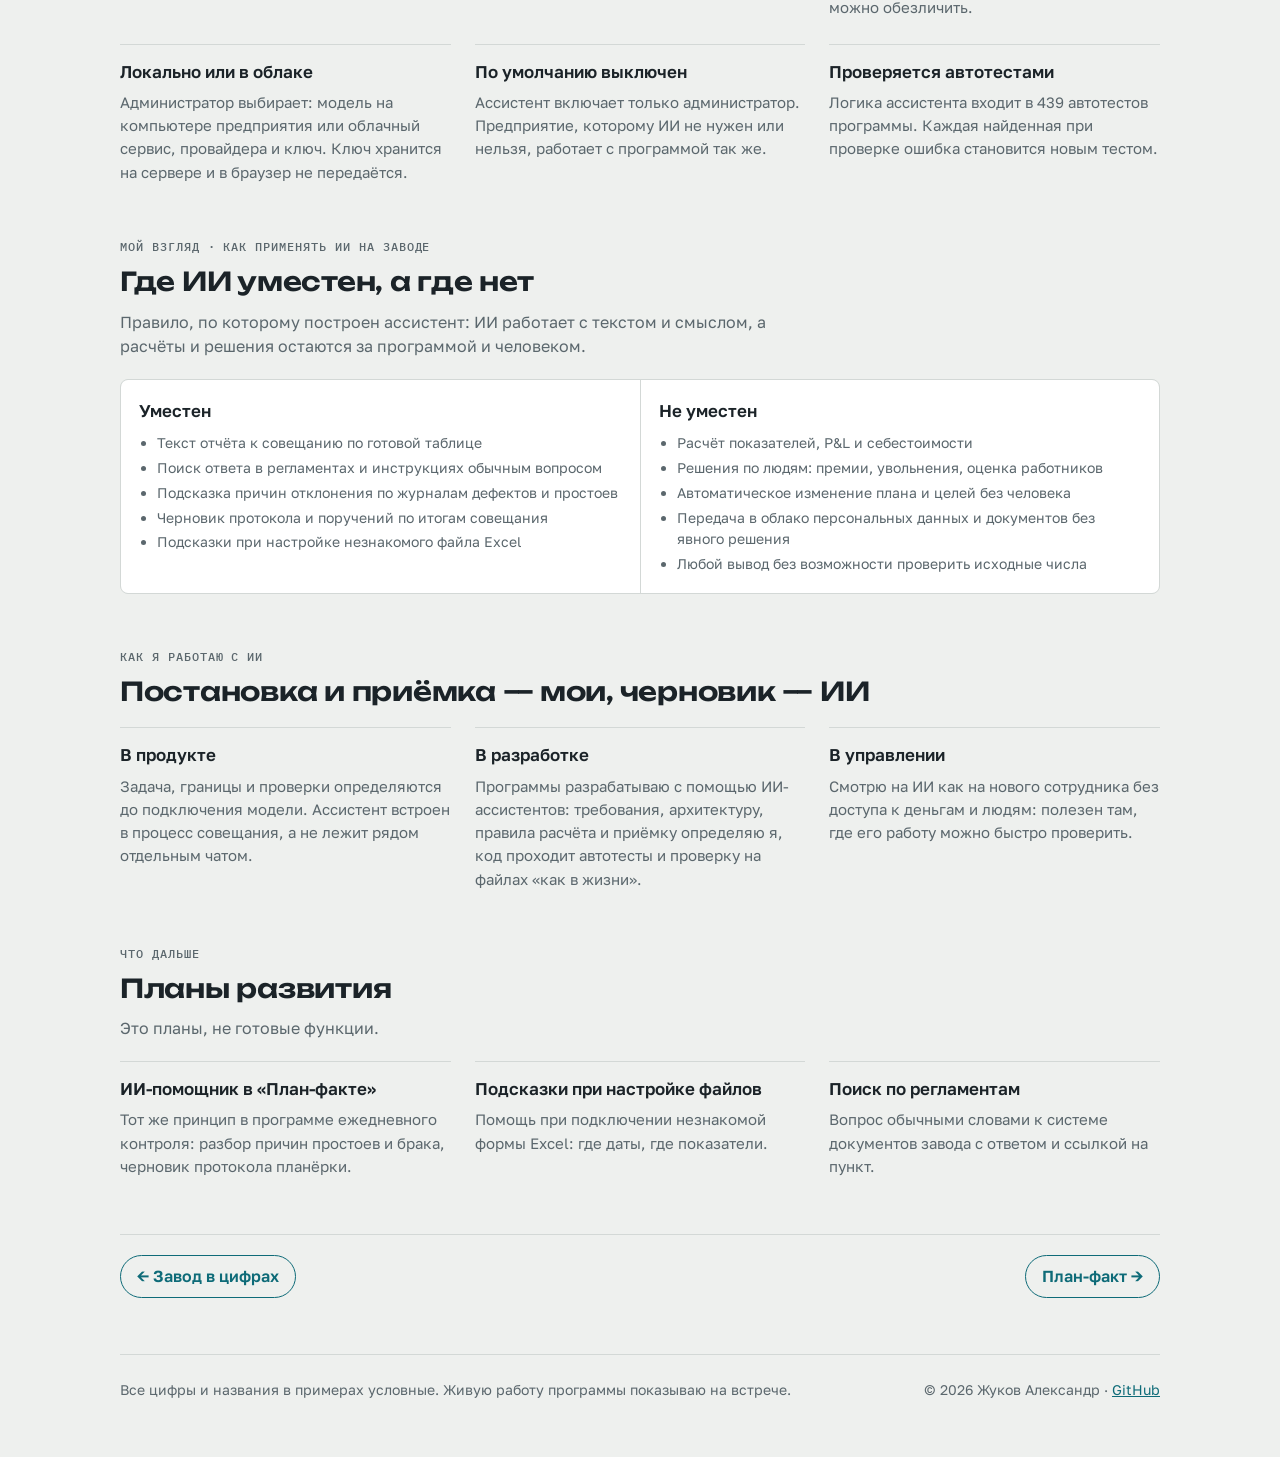
<file: ii/index.html>
<!doctype html>
<html lang="ru">
<head>
<meta charset="utf-8">
<meta name="viewport" content="width=device-width,initial-scale=1,viewport-fit=cover">
<title>ИИ-ассистент аналитика · Александр Жуков</title>
<meta name="description" content="Как устроен ИИ-ассистент в программе «Завод в цифрах»: числа считает программа, модель пишет текст отчёта для совещания, выдумка подсвечивается, данные завода под контролем. И где ИИ на заводе уместен, а где нет.">
<meta property="og:title" content="ИИ-ассистент аналитика · Александр Жуков">
<meta property="og:description" content="Как устроен ИИ-ассистент в программе «Завод в цифрах»: числа считает программа, модель пишет текст отчёта для совещания, выдумка подсвечивается, данные завода под контролем. И где ИИ на заводе уместен, а где нет.">
<meta property="og:image" content="https://alexander-zhu-kov.github.io/img/planerka.webp">
<link rel="preconnect" href="https://fonts.googleapis.com">
<link rel="preconnect" href="https://fonts.gstatic.com" crossorigin>
<link rel="stylesheet" href="https://fonts.googleapis.com/css2?family=Unbounded:wght@500;600&family=Golos+Text:wght@400;500;600&family=IBM+Plex+Mono:wght@400;500&display=swap">
<link rel="stylesheet" href="../assets/site.css">
</head>
<body>
<a class="skip" href="#main">К содержанию</a>
<div class="topbar"><div class="in">
  <a class="brand" href="../index.html">Александр Жуков<small>← на главную</small></a>
  <nav class="tabs" aria-label="Разделы"><a href="../zavod/index.html" class=pt>Завод в цифрах</a><a href="../ii/index.html" class=pt aria-current="page">ИИ-ассистент</a><a href="../cifra/index.html" class=pt>План-факт</a><a href="../krizis/index.html">Аудит</a><a href="../sistema/index.html">Документы</a><a href="../podhod/index.html">Как строю</a></nav>
</div></div>
<div class="wrap">
<main id="main" class="wrap" style="gap:56px">
<header class="page-head">
  <div class="eyebrow">Внедрение ИИ в производственную аналитику · в составе «Завода в цифрах» (с версии 0.5.6)</div>
  <h1>ИИ-ассистент аналитика</h1>
  <p class="lead">Отчёт к совещанию обычно собирают днями: данные в разных файлах, выводы в чьей-то голове. Ассистент делает черновик за минуту: что вне цели, почему и на что обратить внимание. Числа считает программа, модель только описывает готовую таблицу, решает человек.</p>
  <nav class="anchors" aria-label="На этой странице"><a href="#work">Как работает</a><a href="#video">В работе</a><a href="#safe">Защита от ошибок</a><a href="#where">Где ИИ уместен</a><a href="#how">Как я работаю с ИИ</a><a href="#next">Дальше</a></nav>
</header>

<section class="stand" id="work">
  <div class="stand-head one">
    <div class="desc">
      <div class="eyebrow">Как работает</div>
      <h2>Четыре шага от показателей до текста</h2>
    </div>
  </div>
  <div class="phases">
    <div class="ph"><span class="when">1</span><b>Выбор</b><span>Директор нажимает «Отчёт ИИ» на любой странице, выбирает период и показатели. Или пишет просьбу своими словами: «оцени риски годового плана».</span></div>
    <div class="ph"><span class="when">2</span><b>Таблица</b><span>Программа сама считает выполнение, сравнение с планом, прошлым периодом и прошлым годом, отклонения и состояние. Получается готовая таблица.</span></div>
    <div class="ph"><span class="when">3</span><b>Текст</b><span>В модель уходит только эта таблица, а не файлы завода. Видно, что именно ушло. Модель пишет текст для совещания: P&amp;L, отклонения, риски.</span></div>
    <div class="ph"><span class="when">4</span><b>Проверка</b><span>Программа ищет в тексте числа, которых нет в таблице, и подсвечивает их. Текст правится, отчёт сохраняется в архиве (последние 30).</span></div>
  </div>
</section>

<section class="stand" id="video">
  <div class="stand-head one">
    <div class="desc">
      <div class="eyebrow">В работе</div>
      <h2>Два ролика на условных данных</h2>
    </div>
  </div>
  <div class="vid-card" style="margin-top:0">
    <div class="vid-grid">
      <figure>
        <video controls preload="none" playsinline poster="../img/zavod-ai-poster.webp" width="1280" height="720"><source src="../video/zavod-ai-056.mp4" type="video/mp4">Видео не открылось в этом браузере.</video>
        <figcaption><b>Отчёт для директора за минуту</b> · 93 с<span>Выбор показателей, текст отчёта, что ушло в модель, архив и настройка.</span></figcaption>
      </figure>
      <figure>
        <video controls preload="none" playsinline poster="../img/zavod-pnl-poster.webp" width="1280" height="720"><source src="../video/zavod-pnl-risks.mp4" type="video/mp4">Видео не открылось в этом браузере.</video>
        <figcaption><b>P&amp;L и оценка рисков</b> · 51 с<span>Отчёт по прибылям и убыткам и риски годового плана — по просьбе директора.</span></figcaption>
      </figure>
    </div>
    <p class="muted">Данные условные. Текст отчётов в роликах подготовлен по настоящей таблице программы, проверка «чисел вне таблицы» пройдена. Подключение рабочей модели настраивает администратор.</p>
  </div>
</section>

<section class="stand" id="safe">
  <div class="stand-head one">
    <div class="desc">
      <div class="eyebrow">Защита от ошибок и утечек</div>
      <h2>Что сделано, чтобы ассистенту можно было доверять</h2>
    </div>
  </div>
  <div class="principles">
    <div><h3>Модель не считает</h3><p>Все числа считает программа и сверяет с итогами файлов. Модель получает готовую таблицу и пишет только текст.</p></div>
    <div><h3>Выдумка видна сразу</h3><p>Число в тексте, которого нет в таблице, подсвечивается как возможная выдумка. Её видит и директор, и тот, кто правит текст.</p></div>
    <div><h3>Видно, что ушло в модель</h3><p>Запрос можно открыть целиком до отправки и после. Владельцы показателей и действий в запрос не входят никогда; персональные данные в облако не уходят по умолчанию; названия показателей можно обезличить.</p></div>
    <div><h3>Локально или в облаке</h3><p>Администратор выбирает: модель на компьютере предприятия или облачный сервис, провайдера и ключ. Ключ хранится на сервере и в браузер не передаётся.</p></div>
    <div><h3>По умолчанию выключен</h3><p>Ассистент включает только администратор. Предприятие, которому ИИ не нужен или нельзя, работает с программой так же.</p></div>
    <div><h3>Проверяется автотестами</h3><p>Логика ассистента входит в 439 автотестов программы. Каждая найденная при проверке ошибка становится новым тестом.</p></div>
  </div>
</section>

<section class="stand" id="where">
  <div class="stand-head one">
    <div class="desc">
      <div class="eyebrow">Мой взгляд · как применять ИИ на заводе</div>
      <h2>Где ИИ уместен, а где нет</h2>
      <p class="muted">Правило, по которому построен ассистент: ИИ работает с текстом и смыслом, а расчёты и решения остаются за программой и человеком.</p>
    </div>
  </div>
  <div class="blocks two">
    <div class="blk"><h3>Уместен</h3><ul>
      <li>Текст отчёта к совещанию по готовой таблице</li>
      <li>Поиск ответа в регламентах и инструкциях обычным вопросом</li>
      <li>Подсказка причин отклонения по журналам дефектов и простоев</li>
      <li>Черновик протокола и поручений по итогам совещания</li>
      <li>Подсказки при настройке незнакомого файла Excel</li>
    </ul></div>
    <div class="blk"><h3>Не уместен</h3><ul>
      <li>Расчёт показателей, P&amp;L и себестоимости</li>
      <li>Решения по людям: премии, увольнения, оценка работников</li>
      <li>Автоматическое изменение плана и целей без человека</li>
      <li>Передача в облако персональных данных и документов без явного решения</li>
      <li>Любой вывод без возможности проверить исходные числа</li>
    </ul></div>
  </div>
</section>

<section class="stand" id="how">
  <div class="stand-head one">
    <div class="desc">
      <div class="eyebrow">Как я работаю с ИИ</div>
      <h2>Постановка и приёмка — мои, черновик — ИИ</h2>
    </div>
  </div>
  <div class="principles">
    <div><h3>В продукте</h3><p>Задача, границы и проверки определяются до подключения модели. Ассистент встроен в процесс совещания, а не лежит рядом отдельным чатом.</p></div>
    <div><h3>В разработке</h3><p>Программы разрабатываю с помощью ИИ-ассистентов: требования, архитектуру, правила расчёта и приёмку определяю я, код проходит автотесты и проверку на файлах «как в жизни».</p></div>
    <div><h3>В управлении</h3><p>Смотрю на ИИ как на нового сотрудника без доступа к деньгам и людям: полезен там, где его работу можно быстро проверить.</p></div>
  </div>
</section>

<section class="stand" id="next">
  <div class="stand-head one">
    <div class="desc">
      <div class="eyebrow">Что дальше</div>
      <h2>Планы развития</h2>
      <p class="muted">Это планы, не готовые функции.</p>
    </div>
  </div>
  <div class="principles">
    <div><h3>ИИ-помощник в «План-факте»</h3><p>Тот же принцип в программе ежедневного контроля: разбор причин простоев и брака, черновик протокола планёрки.</p></div>
    <div><h3>Подсказки при настройке файлов</h3><p>Помощь при подключении незнакомой формы Excel: где даты, где показатели.</p></div>
    <div><h3>Поиск по регламентам</h3><p>Вопрос обычными словами к системе документов завода с ответом и ссылкой на пункт.</p></div>
  </div>
</section>
<nav class="next" aria-label="Соседние разделы"><a href="../zavod/index.html">← Завод в цифрах</a><a href="../cifra/index.html">План-факт →</a></nav>
<footer>
  <span>Все цифры и названия в примерах условные. Живую работу программы показываю на встрече.</span>
  <span>© 2026 Жуков Александр · <a href="https://github.com/alexander-zhu-kov">GitHub</a></span>
</footer>
</main>
</div>
<dialog id="lb" aria-label="Снимок"><button type="button" class="lb-close" aria-label="Закрыть">✕</button><img alt=""><p class="lb-cap"></p><p class="lb-hint">Закрыть: ✕, клавиша Esc или нажатие рядом со снимком</p></dialog>
<script src="../assets/site.js"></script>
</body>
</html>
</file>
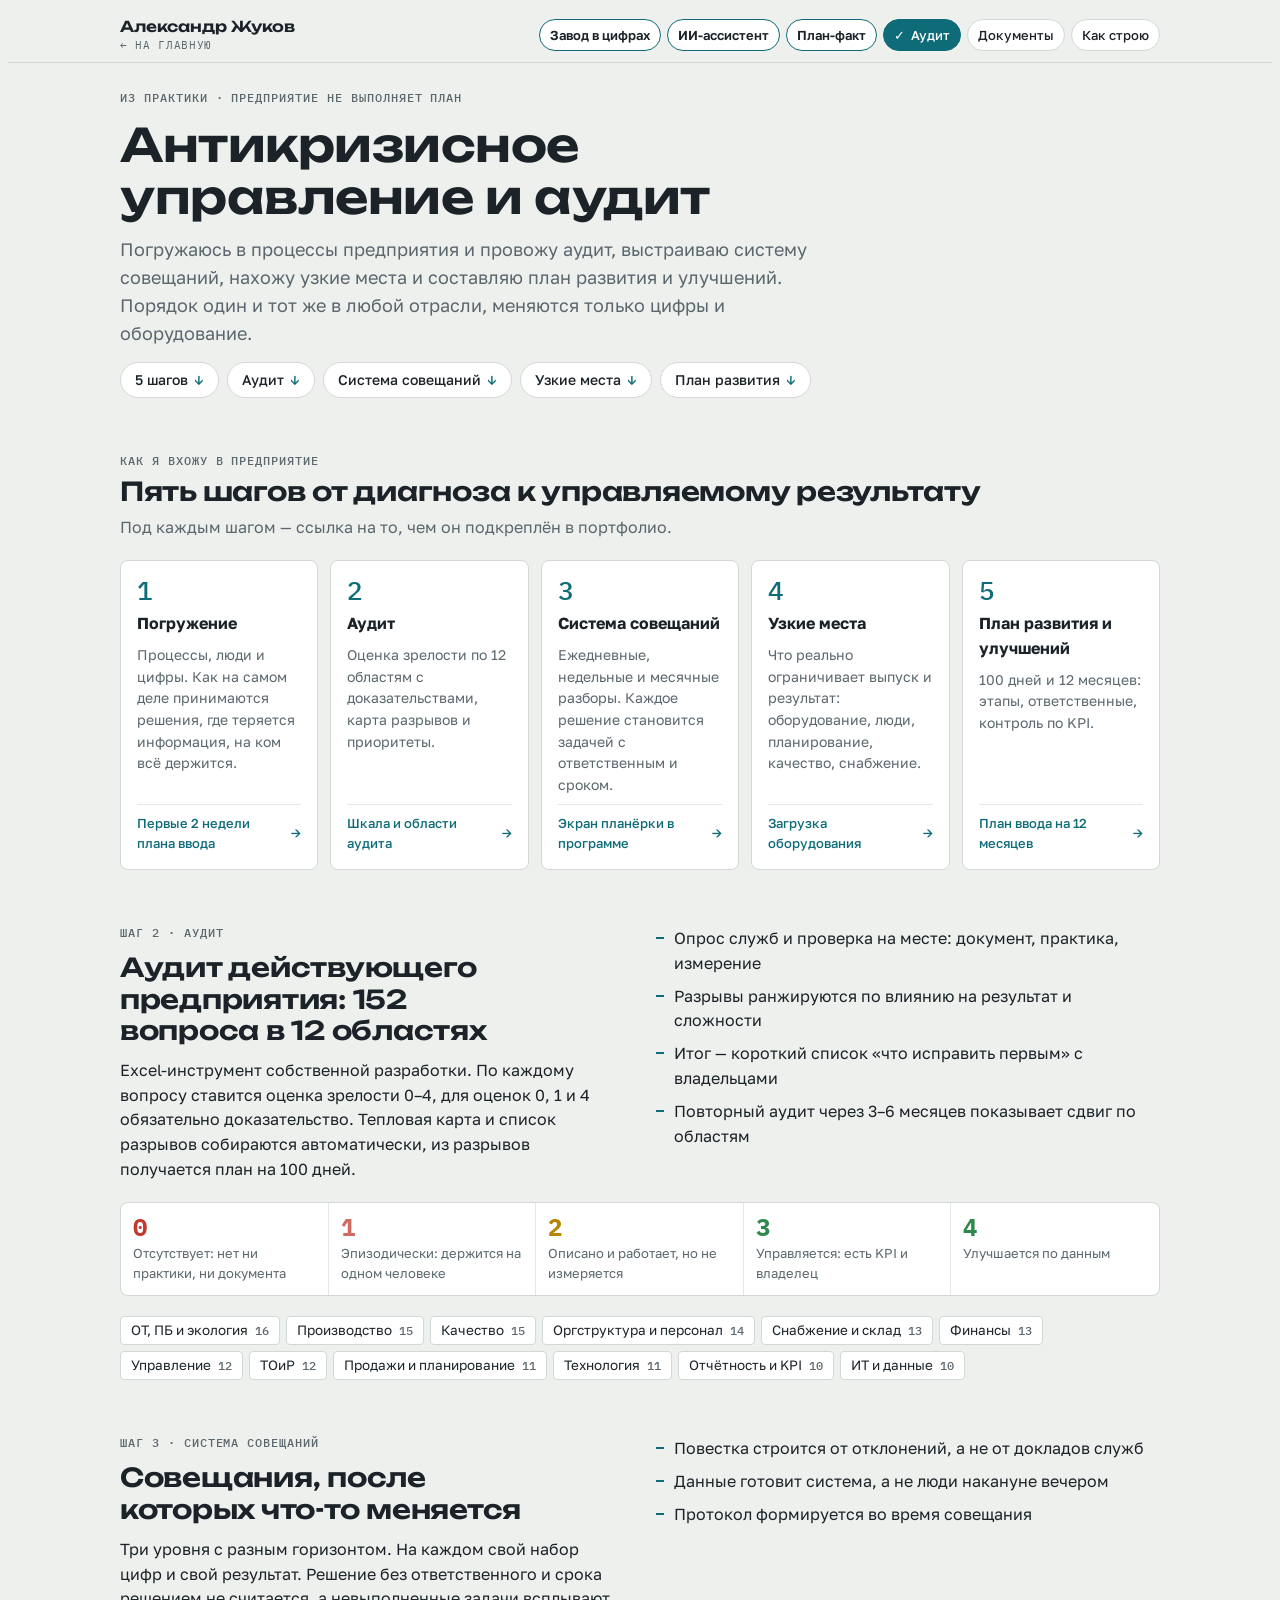
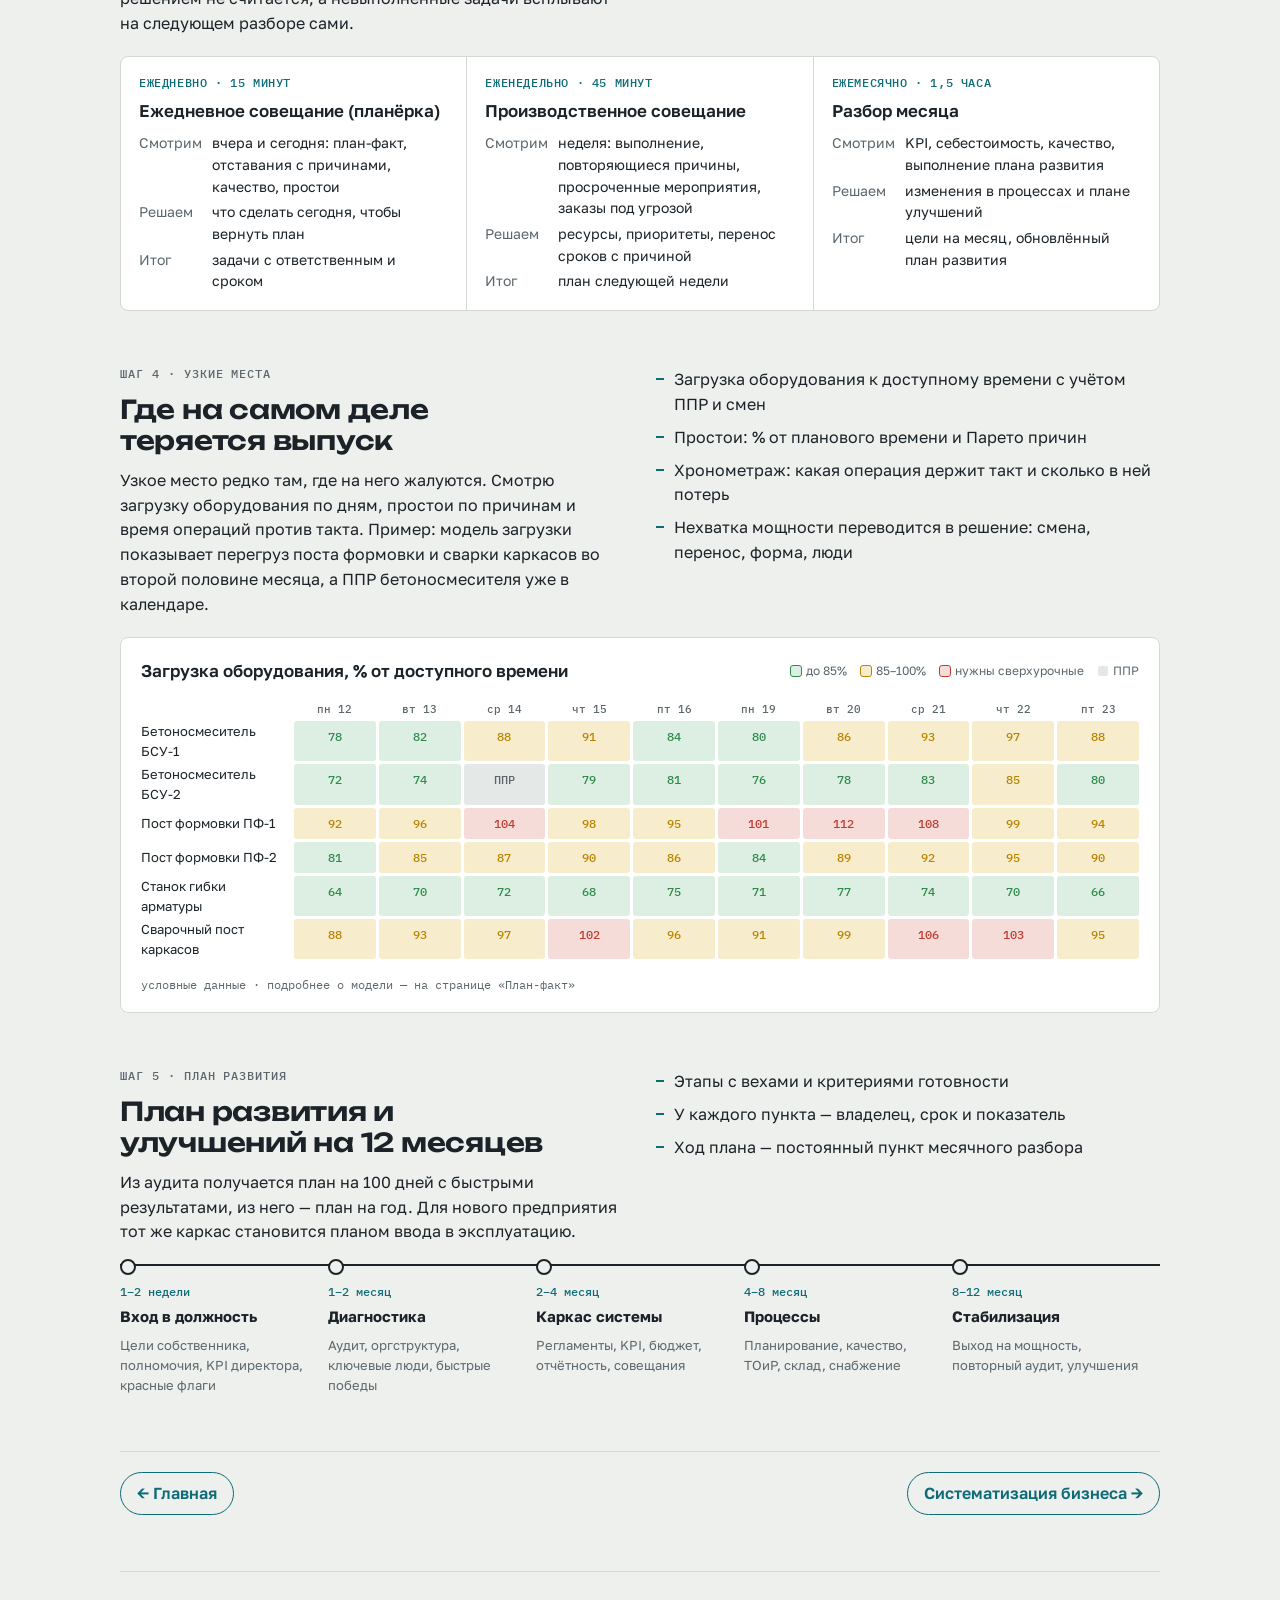
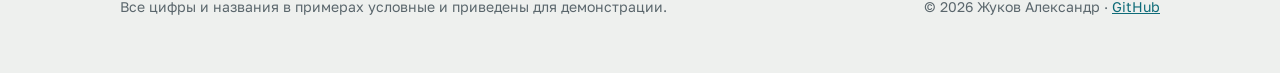
<file: krizis/index.html>
<!doctype html>
<html lang="ru">
<head>
<meta charset="utf-8">
<meta name="viewport" content="width=device-width,initial-scale=1,viewport-fit=cover">
<title>Антикризисное управление и аудит · Александр Жуков</title>
<meta name="description" content="Погружение в процессы, аудит действующих предприятий, система совещаний, узкие места, план развития и улучшений.">
<meta property="og:title" content="Антикризисное управление и аудит · Александр Жуков">
<meta property="og:description" content="Погружение в процессы, аудит действующих предприятий, система совещаний, узкие места, план развития и улучшений.">
<meta property="og:image" content="https://alexander-zhu-kov.github.io/img/planerka.webp">
<link rel="preconnect" href="https://fonts.googleapis.com">
<link rel="preconnect" href="https://fonts.gstatic.com" crossorigin>
<link rel="stylesheet" href="https://fonts.googleapis.com/css2?family=Unbounded:wght@500;600&family=Golos+Text:wght@400;500;600&family=IBM+Plex+Mono:wght@400;500&display=swap">
<link rel="stylesheet" href="../assets/site.css">
</head>
<body>
<a class="skip" href="#main">К содержанию</a>
<div class="topbar"><div class="in">
  <a class="brand" href="../index.html">Александр Жуков<small>← на главную</small></a>
  <nav class="tabs" aria-label="Разделы"><a href="../zavod/index.html" class=pt>Завод в цифрах</a><a href="../ii/index.html" class=pt>ИИ-ассистент</a><a href="../cifra/index.html" class=pt>План-факт</a><a href="../krizis/index.html" aria-current="page">Аудит</a><a href="../sistema/index.html">Документы</a><a href="../podhod/index.html">Как строю</a></nav>
</div></div>
<div class="wrap">
<main id="main" class="wrap" style="gap:56px">
<header class="page-head">
  <div class="eyebrow">Из практики · предприятие не выполняет план</div>
  <h1>Антикризисное управление и аудит</h1>
  <p class="lead">Погружаюсь в процессы предприятия и провожу аудит, выстраиваю систему совещаний, нахожу узкие места и составляю план развития и улучшений. Порядок один и тот же в любой отрасли, меняются только цифры и оборудование.</p>
  <nav class="anchors" aria-label="На этой странице"><a href="#steps">5 шагов</a><a href="#audit">Аудит</a><a href="#meetings">Система совещаний</a><a href="#bottleneck">Узкие места</a><a href="#plan">План развития</a></nav>
</header>

<section class="stand" id="steps">
  <div class="desc" style="display:flex;flex-direction:column;gap:8px"><div class="eyebrow">Как я вхожу в предприятие</div><h2>Пять шагов от диагноза к управляемому результату</h2><p class="muted">Под каждым шагом — ссылка на то, чем он подкреплён в портфолио.</p></div>
  <ol class="steps">
    <li><b>Погружение</b><p>Процессы, люди и цифры. Как на самом деле принимаются решения, где теряется информация, на ком всё держится.</p><a class="evi" href="#plan">Первые 2 недели плана ввода</a></li>
    <li><b>Аудит</b><p>Оценка зрелости по 12 областям с доказательствами, карта разрывов и приоритеты.</p><a class="evi" href="#audit">Шкала и области аудита</a></li>
    <li><b>Система совещаний</b><p>Ежедневные, недельные и месячные разборы. Каждое решение становится задачей с ответственным и сроком.</p><a class="evi" href="../cifra/index.html#screens">Экран планёрки в программе</a></li>
    <li><b>Узкие места</b><p>Что реально ограничивает выпуск и результат: оборудование, люди, планирование, качество, снабжение.</p><a class="evi" href="#bottleneck">Загрузка оборудования</a></li>
    <li><b>План развития и улучшений</b><p>100 дней и 12 месяцев: этапы, ответственные, контроль по KPI.</p><a class="evi" href="#plan">План ввода на 12 месяцев</a></li>
  </ol>
</section>

<section class="stand" id="audit">
  <div class="stand-head">
    <div class="desc">
      <div class="eyebrow">Шаг 2 · аудит</div>
      <h2>Аудит действующего предприятия: 152 вопроса в 12 областях</h2>
      <p>Excel-инструмент собственной разработки. По каждому вопросу ставится оценка зрелости 0–4, для оценок 0, 1 и 4 обязательно доказательство. Тепловая карта и список разрывов собираются автоматически, из разрывов получается план на 100 дней.</p>
    </div>
    <ul class="points">
      <li>Опрос служб и проверка на месте: документ, практика, измерение</li>
      <li>Разрывы ранжируются по влиянию на результат и сложности</li>
      <li>Итог — короткий список «что исправить первым» с владельцами</li>
      <li>Повторный аудит через 3–6 месяцев показывает сдвиг по областям</li>
    </ul>
  </div>
  <div class="scale">
    <div><b class="num s0">0</b><span>Отсутствует: нет ни практики, ни документа</span></div>
    <div><b class="num s1">1</b><span>Эпизодически: держится на одном человеке</span></div>
    <div><b class="num s2">2</b><span>Описано и работает, но не измеряется</span></div>
    <div><b class="num s3">3</b><span>Управляется: есть KPI и владелец</span></div>
    <div><b class="num s4">4</b><span>Улучшается по данным</span></div>
  </div>
  <div class="areas" aria-label="Области аудита и число вопросов"><span>ОТ, ПБ и экология <em>16</em></span><span>Производство <em>15</em></span><span>Качество <em>15</em></span><span>Оргструктура и персонал <em>14</em></span><span>Снабжение и склад <em>13</em></span><span>Финансы <em>13</em></span><span>Управление <em>12</em></span><span>ТОиР <em>12</em></span><span>Продажи и планирование <em>11</em></span><span>Технология <em>11</em></span><span>Отчётность и KPI <em>10</em></span><span>ИТ и данные <em>10</em></span></div>
</section>

<section class="stand" id="meetings">
  <div class="stand-head">
    <div class="desc">
      <div class="eyebrow">Шаг 3 · система совещаний</div>
      <h2>Совещания, после которых что-то меняется</h2>
      <p>Три уровня с разным горизонтом. На каждом свой набор цифр и свой результат. Решение без ответственного и срока решением не считается, а невыполненные задачи всплывают на следующем разборе сами.</p>
    </div>
    <ul class="points">
      <li>Повестка строится от отклонений, а не от докладов служб</li>
      <li>Данные готовит система, а не люди накануне вечером</li>
      <li>Протокол формируется во время совещания</li>
    </ul>
  </div>
  <div class="meet">
    <div><span class="freq">Ежедневно · 15 минут</span><h3>Ежедневное совещание (планёрка)</h3><dl><dt>Смотрим</dt><dd>вчера и сегодня: план-факт, отставания с причинами, качество, простои</dd><dt>Решаем</dt><dd>что сделать сегодня, чтобы вернуть план</dd><dt>Итог</dt><dd>задачи с ответственным и сроком</dd></dl></div>
    <div><span class="freq">Еженедельно · 45 минут</span><h3>Производственное совещание</h3><dl><dt>Смотрим</dt><dd>неделя: выполнение, повторяющиеся причины, просроченные мероприятия, заказы под угрозой</dd><dt>Решаем</dt><dd>ресурсы, приоритеты, перенос сроков с причиной</dd><dt>Итог</dt><dd>план следующей недели</dd></dl></div>
    <div><span class="freq">Ежемесячно · 1,5 часа</span><h3>Разбор месяца</h3><dl><dt>Смотрим</dt><dd>KPI, себестоимость, качество, выполнение плана развития</dd><dt>Решаем</dt><dd>изменения в процессах и плане улучшений</dd><dt>Итог</dt><dd>цели на месяц, обновлённый план развития</dd></dl></div>
  </div>
</section>

<section class="stand" id="bottleneck">
  <div class="stand-head">
    <div class="desc">
      <div class="eyebrow">Шаг 4 · узкие места</div>
      <h2>Где на самом деле теряется выпуск</h2>
      <p>Узкое место редко там, где на него жалуются. Смотрю загрузку оборудования по дням, простои по причинам и время операций против такта. Пример: модель загрузки показывает перегруз поста формовки и сварки каркасов во второй половине месяца, а ППР бетоносмесителя уже в календаре.</p>
    </div>
    <ul class="points">
      <li>Загрузка оборудования к доступному времени с учётом ППР и смен</li>
      <li>Простои: % от планового времени и Парето причин</li>
      <li>Хронометраж: какая операция держит такт и сколько в ней потерь</li>
      <li>Нехватка мощности переводится в решение: смена, перенос, форма, люди</li>
    </ul>
  </div>
  <div class="bench">
    <div class="bench-top"><h3>Загрузка оборудования, % от доступного времени</h3><div class="legend"><span><i style="background:var(--good-soft);outline:1px solid var(--good)"></i>до 85%</span><span><i style="background:var(--warn-soft);outline:1px solid var(--warn)"></i>85–100%</span><span><i style="background:var(--bad-soft);outline:1px solid var(--bad)"></i>нужны сверхурочные</span><span><i style="background:var(--soft)"></i>ППР</span></div></div>
    <div class="scroll"><div class="heat" id="heat"></div></div>
    <span class="demo-note">условные данные · подробнее о модели — на странице «План-факт»</span>
  </div>
</section>

<section class="stand" id="plan">
  <div class="stand-head">
    <div class="desc">
      <div class="eyebrow">Шаг 5 · план развития</div>
      <h2>План развития и улучшений на 12 месяцев</h2>
      <p>Из аудита получается план на 100 дней с быстрыми результатами, из него — план на год. Для нового предприятия тот же каркас становится планом ввода в эксплуатацию.</p>
    </div>
    <ul class="points">
      <li>Этапы с вехами и критериями готовности</li>
      <li>У каждого пункта — владелец, срок и показатель</li>
      <li>Ход плана — постоянный пункт месячного разбора</li>
    </ul>
  </div>
  <div class="phases">
    <div class="ph"><span class="when">1–2 недели</span><b>Вход в должность</b><span>Цели собственника, полномочия, KPI директора, красные флаги</span></div>
    <div class="ph"><span class="when">1–2 месяц</span><b>Диагностика</b><span>Аудит, оргструктура, ключевые люди, быстрые победы</span></div>
    <div class="ph"><span class="when">2–4 месяц</span><b>Каркас системы</b><span>Регламенты, KPI, бюджет, отчётность, совещания</span></div>
    <div class="ph"><span class="when">4–8 месяц</span><b>Процессы</b><span>Планирование, качество, ТОиР, склад, снабжение</span></div>
    <div class="ph"><span class="when">8–12 месяц</span><b>Стабилизация</b><span>Выход на мощность, повторный аудит, улучшения</span></div>
  </div>
</section>
<nav class="next" aria-label="Соседние разделы"><a href="../index.html">← Главная</a><a href="../sistema/index.html">Систематизация бизнеса →</a></nav>
<footer>
  <span>Все цифры и названия в примерах условные и приведены для демонстрации.</span>
  <span>© 2026 Жуков Александр · <a href="https://github.com/alexander-zhu-kov">GitHub</a></span>
</footer>
</main>
</div>
<dialog id="lb" aria-label="Снимок"><button type="button" class="lb-close" aria-label="Закрыть">✕</button><img alt=""><p class="lb-cap"></p><p class="lb-hint">Закрыть: ✕, клавиша Esc или нажатие рядом со снимком</p></dialog>
<script src="../assets/site.js"></script>
</body>
</html>
</file>
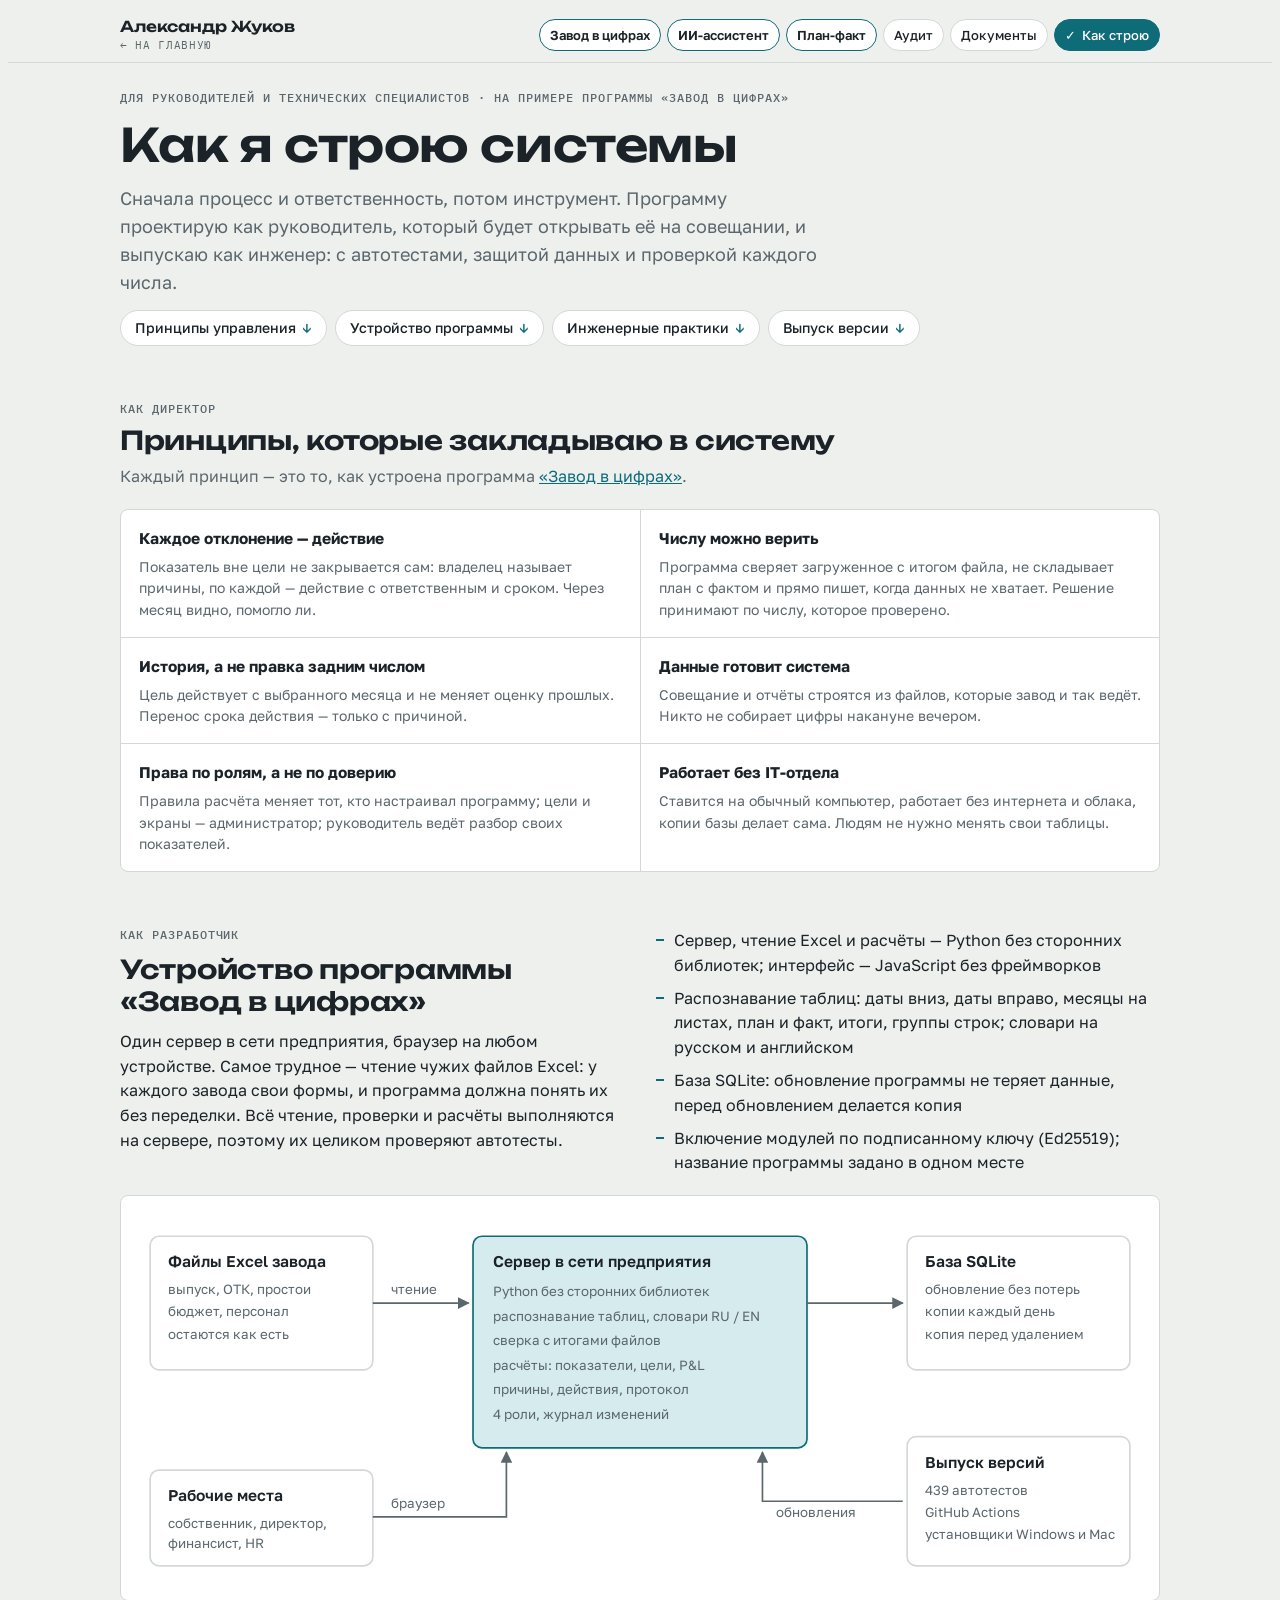
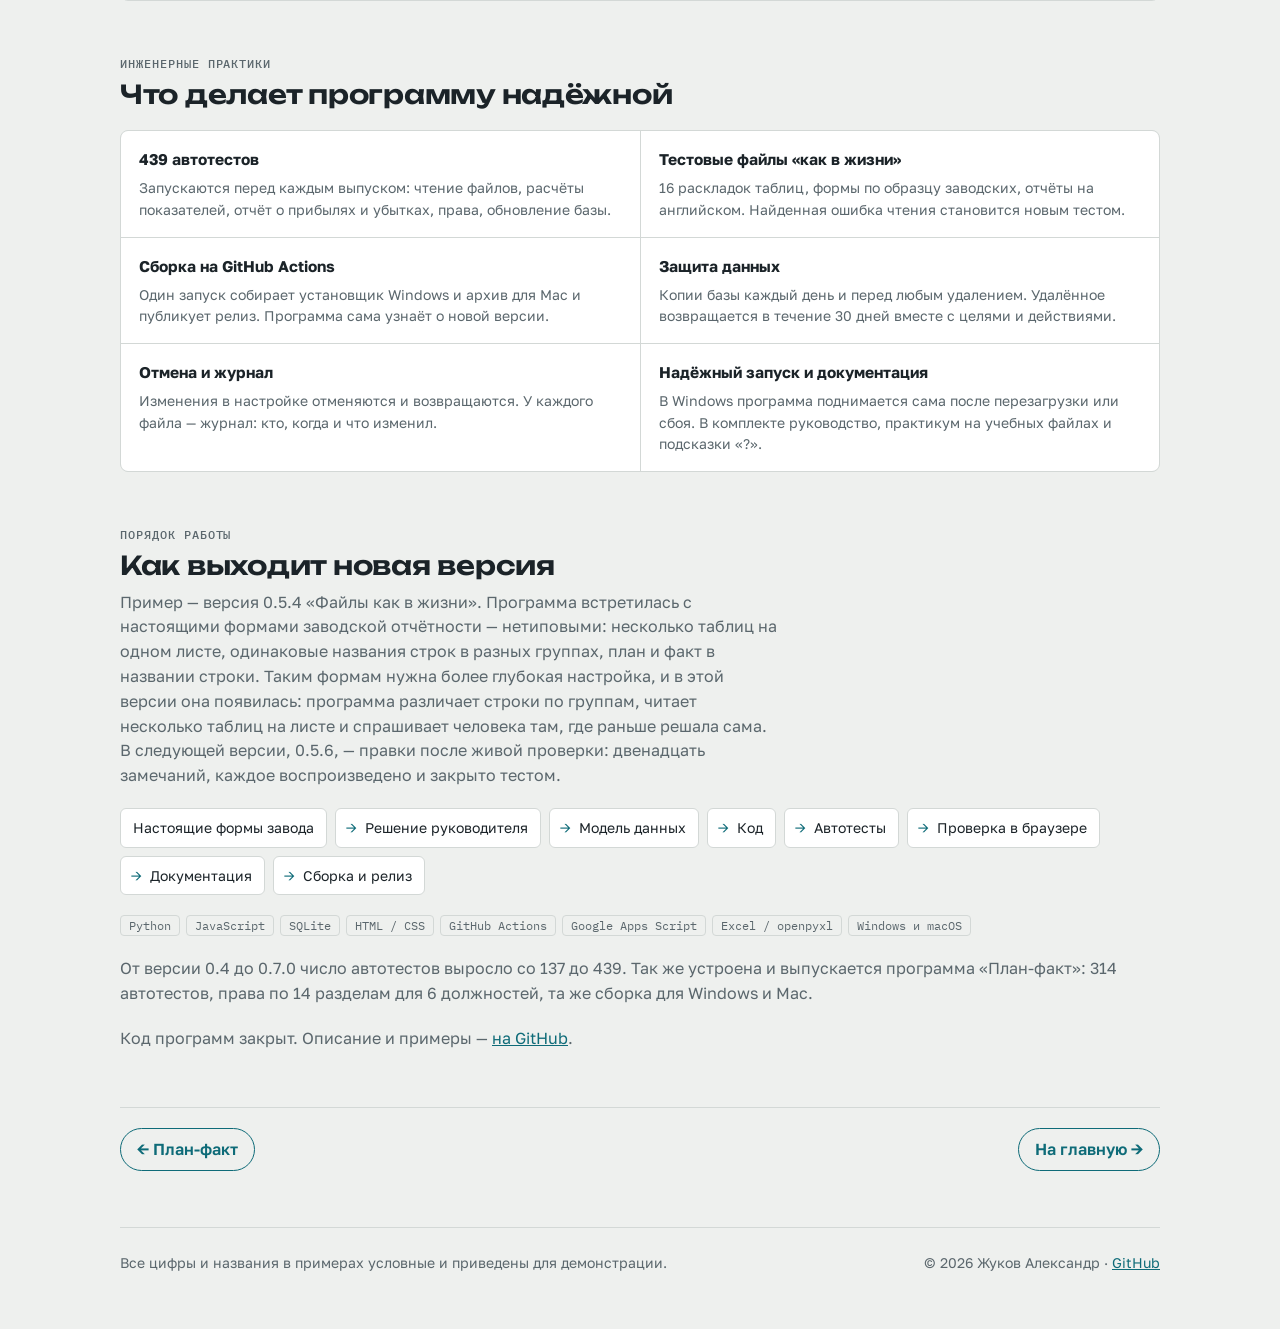
<file: podhod/index.html>
<!doctype html>
<html lang="ru">
<head>
<meta charset="utf-8">
<meta name="viewport" content="width=device-width,initial-scale=1,viewport-fit=cover">
<title>Как я строю системы · Александр Жуков</title>
<meta name="description" content="Принципы управления, устройство программы «Завод в цифрах», инженерные практики и порядок выпуска версий.">
<meta property="og:title" content="Как я строю системы · Александр Жуков">
<meta property="og:description" content="Принципы управления, устройство программы «Завод в цифрах», инженерные практики и порядок выпуска версий.">
<meta property="og:image" content="https://alexander-zhu-kov.github.io/img/planerka.webp">
<link rel="preconnect" href="https://fonts.googleapis.com">
<link rel="preconnect" href="https://fonts.gstatic.com" crossorigin>
<link rel="stylesheet" href="https://fonts.googleapis.com/css2?family=Unbounded:wght@500;600&family=Golos+Text:wght@400;500;600&family=IBM+Plex+Mono:wght@400;500&display=swap">
<link rel="stylesheet" href="../assets/site.css">
</head>
<body>
<a class="skip" href="#main">К содержанию</a>
<div class="topbar"><div class="in">
  <a class="brand" href="../index.html">Александр Жуков<small>← на главную</small></a>
  <nav class="tabs" aria-label="Разделы"><a href="../zavod/index.html" class=pt>Завод в цифрах</a><a href="../ii/index.html" class=pt>ИИ-ассистент</a><a href="../cifra/index.html" class=pt>План-факт</a><a href="../krizis/index.html">Аудит</a><a href="../sistema/index.html">Документы</a><a href="../podhod/index.html" aria-current="page">Как строю</a></nav>
</div></div>
<div class="wrap">
<main id="main" class="wrap" style="gap:56px">
<header class="page-head">
  <div class="eyebrow">Для руководителей и технических специалистов · на примере программы «Завод в цифрах»</div>
  <h1>Как я строю системы</h1>
  <p class="lead">Сначала процесс и ответственность, потом инструмент. Программу проектирую как руководитель, который будет открывать её на совещании, и выпускаю как инженер: с автотестами, защитой данных и проверкой каждого числа.</p>
  <nav class="anchors" aria-label="На этой странице"><a href="#mgmt">Принципы управления</a><a href="#arch">Устройство программы</a><a href="#eng">Инженерные практики</a><a href="#release">Выпуск версии</a></nav>
</header>

<section class="stand" id="mgmt">
  <div class="desc" style="display:flex;flex-direction:column;gap:8px"><div class="eyebrow">Как директор</div><h2>Принципы, которые закладываю в систему</h2><p class="muted">Каждый принцип — это то, как устроена программа <a href="../zavod/index.html">«Завод в цифрах»</a>.</p></div>
  <div class="eng">
    <div><b>Каждое отклонение — действие</b><p>Показатель вне цели не закрывается сам: владелец называет причины, по каждой — действие с ответственным и сроком. Через месяц видно, помогло ли.</p></div>
    <div><b>Числу можно верить</b><p>Программа сверяет загруженное с итогом файла, не складывает план с фактом и прямо пишет, когда данных не хватает. Решение принимают по числу, которое проверено.</p></div>
    <div><b>История, а не правка задним числом</b><p>Цель действует с выбранного месяца и не меняет оценку прошлых. Перенос срока действия — только с причиной.</p></div>
    <div><b>Данные готовит система</b><p>Совещание и отчёты строятся из файлов, которые завод и так ведёт. Никто не собирает цифры накануне вечером.</p></div>
    <div><b>Права по ролям, а не по доверию</b><p>Правила расчёта меняет тот, кто настраивал программу; цели и экраны — администратор; руководитель ведёт разбор своих показателей.</p></div>
    <div><b>Работает без IT-отдела</b><p>Ставится на обычный компьютер, работает без интернета и облака, копии базы делает сама. Людям не нужно менять свои таблицы.</p></div>
  </div>
</section>

<section class="stand" id="arch">
  <div class="stand-head">
    <div class="desc">
      <div class="eyebrow">Как разработчик</div>
      <h2>Устройство программы «Завод в цифрах»</h2>
      <p>Один сервер в сети предприятия, браузер на любом устройстве. Самое трудное — чтение чужих файлов Excel: у каждого завода свои формы, и программа должна понять их без переделки. Всё чтение, проверки и расчёты выполняются на сервере, поэтому их целиком проверяют автотесты.</p>
    </div>
    <ul class="points">
      <li>Сервер, чтение Excel и расчёты — Python без сторонних библиотек; интерфейс — JavaScript без фреймворков</li>
      <li>Распознавание таблиц: даты вниз, даты вправо, месяцы на листах, план и факт, итоги, группы строк; словари на русском и английском</li>
      <li>База SQLite: обновление программы не теряет данные, перед обновлением делается копия</li>
      <li>Включение модулей по подписанному ключу (Ed25519); название программы задано в одном месте</li>
    </ul>
  </div>
  <div class="arch scroll"><svg viewBox="0 0 900 330" role="img" aria-label="Схема устройства программы «Завод в цифрах»">
<defs><marker id="ar" viewBox="0 0 10 10" refX="9" refY="5" markerWidth="7" markerHeight="7" orient="auto"><path class="ah" d="M0 0L10 5L0 10z"/></marker></defs>
<rect class="box" x="10" y="20" width="200" height="120" rx="8"/>
<text class="t1" x="26" y="48">Файлы Excel завода</text>
<text class="t2" x="26" y="72">выпуск, ОТК, простои</text><text class="t2" x="26" y="92">бюджет, персонал</text><text class="t2" x="26" y="112">остаются как есть</text>
<rect class="box hl" x="300" y="20" width="300" height="190" rx="8"/>
<text class="t1" x="318" y="48">Сервер в сети предприятия</text>
<text class="t2" x="318" y="74">Python без сторонних библиотек</text>
<text class="t2" x="318" y="96">распознавание таблиц, словари RU / EN</text>
<text class="t2" x="318" y="118">сверка с итогами файлов</text>
<text class="t2" x="318" y="140">расчёты: показатели, цели, P&amp;L</text>
<text class="t2" x="318" y="162">причины, действия, протокол</text>
<text class="t2" x="318" y="184">4 роли, журнал изменений</text>
<rect class="box" x="690" y="20" width="200" height="120" rx="8"/>
<text class="t1" x="706" y="48">База SQLite</text>
<text class="t2" x="706" y="72">обновление без потерь</text><text class="t2" x="706" y="92">копии каждый день</text><text class="t2" x="706" y="112">копия перед удалением</text>
<path class="ln" d="M210 80H296" marker-end="url(#ar)"/><path class="ln" d="M600 80H686" marker-end="url(#ar)"/>
<text class="t2" x="226" y="72">чтение</text>
<rect class="box" x="10" y="230" width="200" height="86" rx="8"/>
<text class="t1" x="26" y="258">Рабочие места</text><text class="t2" x="26" y="282">собственник, директор,</text><text class="t2" x="26" y="300">финансист, HR</text>
<path class="ln" d="M210 272H330V214" marker-end="url(#ar)"/>
<text class="t2" x="226" y="264">браузер</text>
<rect class="box" x="690" y="200" width="200" height="116" rx="8"/>
<text class="t1" x="706" y="228">Выпуск версий</text>
<text class="t2" x="706" y="252">439 автотестов</text><text class="t2" x="706" y="272">GitHub Actions</text><text class="t2" x="706" y="292">установщики Windows и Mac</text>
<path class="ln" d="M686 258H560V214" marker-end="url(#ar)"/>
<text class="t2" x="572" y="272">обновления</text>
</svg></div>
</section>

<section class="stand" id="eng">
  <div class="desc" style="display:flex;flex-direction:column;gap:8px"><div class="eyebrow">Инженерные практики</div><h2>Что делает программу надёжной</h2></div>
  <div class="eng">
    <div><b>439 автотестов</b><p>Запускаются перед каждым выпуском: чтение файлов, расчёты показателей, отчёт о прибылях и убытках, права, обновление базы.</p></div>
    <div><b>Тестовые файлы «как в жизни»</b><p>16 раскладок таблиц, формы по образцу заводских, отчёты на английском. Найденная ошибка чтения становится новым тестом.</p></div>
    <div><b>Сборка на GitHub Actions</b><p>Один запуск собирает установщик Windows и архив для Mac и публикует релиз. Программа сама узнаёт о новой версии.</p></div>
    <div><b>Защита данных</b><p>Копии базы каждый день и перед любым удалением. Удалённое возвращается в течение 30 дней вместе с целями и действиями.</p></div>
    <div><b>Отмена и журнал</b><p>Изменения в настройке отменяются и возвращаются. У каждого файла — журнал: кто, когда и что изменил.</p></div>
    <div><b>Надёжный запуск и документация</b><p>В Windows программа поднимается сама после перезагрузки или сбоя. В комплекте руководство, практикум на учебных файлах и подсказки «?».</p></div>
  </div>
</section>

<section class="stand" id="release">
  <div class="desc" style="display:flex;flex-direction:column;gap:8px"><div class="eyebrow">Порядок работы</div><h2>Как выходит новая версия</h2><p class="muted">Пример — версия 0.5.4 «Файлы как в жизни». Программа встретилась с настоящими формами заводской отчётности — нетиповыми: несколько таблиц на одном листе, одинаковые названия строк в разных группах, план и факт в названии строки. Таким формам нужна более глубокая настройка, и в этой версии она появилась: программа различает строки по группам, читает несколько таблиц на листе и спрашивает человека там, где раньше решала сама. В следующей версии, 0.5.6, — правки после живой проверки: двенадцать замечаний, каждое воспроизведено и закрыто тестом.</p></div>
  <ol class="flow">
    <li>Настоящие формы завода</li><li>Решение руководителя</li><li>Модель данных</li><li>Код</li><li>Автотесты</li><li>Проверка в браузере</li><li>Документация</li><li>Сборка и релиз</li>
  </ol>
  <div class="tags"><span class="tag">Python</span><span class="tag">JavaScript</span><span class="tag">SQLite</span><span class="tag">HTML / CSS</span><span class="tag">GitHub Actions</span><span class="tag">Google Apps Script</span><span class="tag">Excel / openpyxl</span><span class="tag">Windows и macOS</span></div>
  <p class="muted">От версии 0.4 до 0.7.0 число автотестов выросло со 137 до 439. Так же устроена и выпускается программа «План-факт»: 314 автотестов, права по 14 разделам для 6 должностей, та же сборка для Windows и Mac.</p>
  <p class="muted">Код программ закрыт. Описание и примеры — <a href="https://github.com/alexander-zhu-kov">на GitHub</a>.</p>
</section>
<nav class="next" aria-label="Соседние разделы"><a href="../cifra/index.html">← План-факт</a><a href="../index.html">На главную →</a></nav>
<footer>
  <span>Все цифры и названия в примерах условные и приведены для демонстрации.</span>
  <span>© 2026 Жуков Александр · <a href="https://github.com/alexander-zhu-kov">GitHub</a></span>
</footer>
</main>
</div>
<dialog id="lb" aria-label="Снимок"><button type="button" class="lb-close" aria-label="Закрыть">✕</button><img alt=""><p class="lb-cap"></p><p class="lb-hint">Закрыть: ✕, клавиша Esc или нажатие рядом со снимком</p></dialog>
<script src="../assets/site.js"></script>
</body>
</html>
</file>
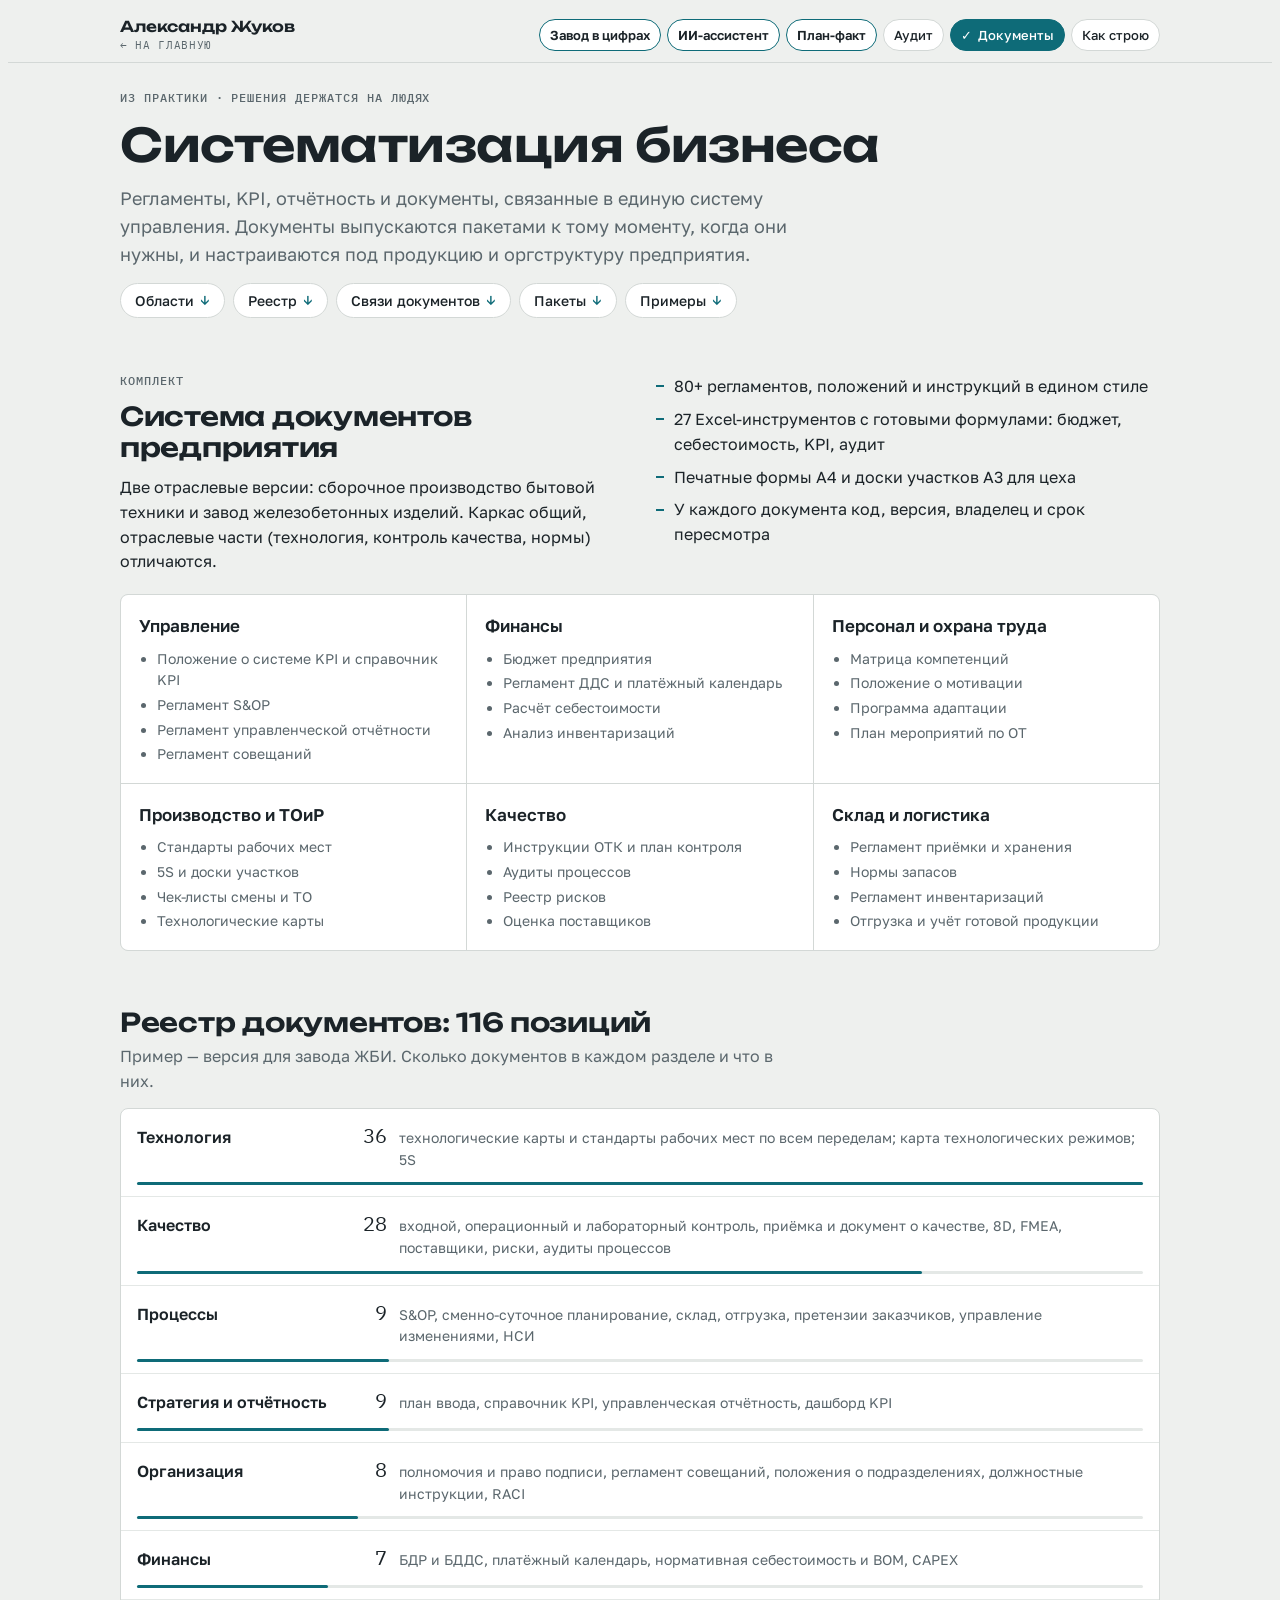
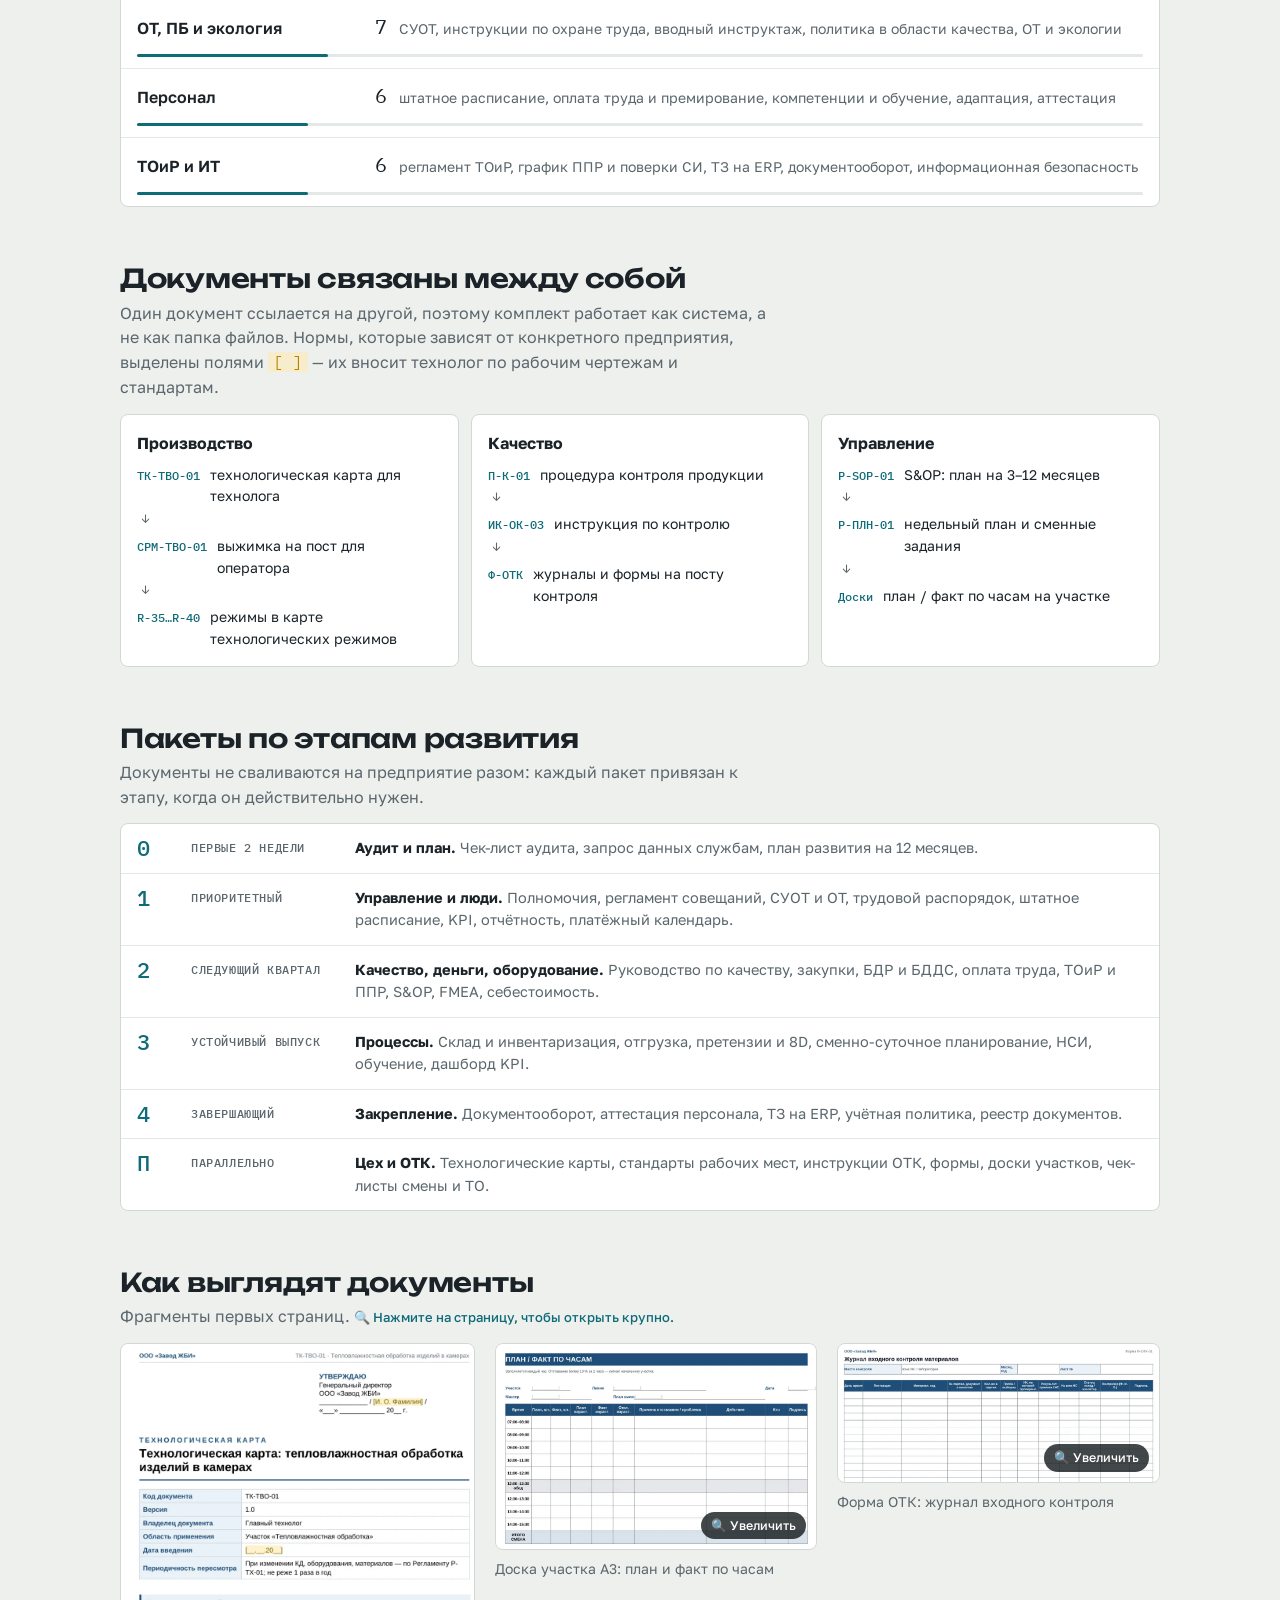
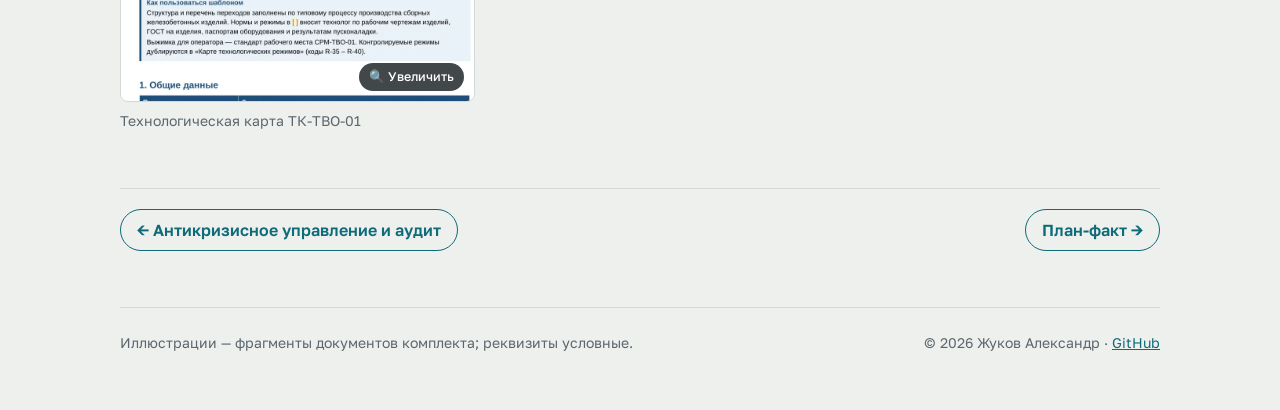
<file: sistema/index.html>
<!doctype html>
<html lang="ru">
<head>
<meta charset="utf-8">
<meta name="viewport" content="width=device-width,initial-scale=1,viewport-fit=cover">
<title>Систематизация бизнеса · Александр Жуков</title>
<meta name="description" content="Система управления предприятием: регламенты, KPI, отчётность и 116 связанных документов, выпускаемых пакетами под этапы развития.">
<meta property="og:title" content="Систематизация бизнеса · Александр Жуков">
<meta property="og:description" content="Система управления предприятием: регламенты, KPI, отчётность и 116 связанных документов, выпускаемых пакетами под этапы развития.">
<meta property="og:image" content="https://alexander-zhu-kov.github.io/img/planerka.webp">
<link rel="preconnect" href="https://fonts.googleapis.com">
<link rel="preconnect" href="https://fonts.gstatic.com" crossorigin>
<link rel="stylesheet" href="https://fonts.googleapis.com/css2?family=Unbounded:wght@500;600&family=Golos+Text:wght@400;500;600&family=IBM+Plex+Mono:wght@400;500&display=swap">
<link rel="stylesheet" href="../assets/site.css">
</head>
<body>
<a class="skip" href="#main">К содержанию</a>
<div class="topbar"><div class="in">
  <a class="brand" href="../index.html">Александр Жуков<small>← на главную</small></a>
  <nav class="tabs" aria-label="Разделы"><a href="../zavod/index.html" class=pt>Завод в цифрах</a><a href="../ii/index.html" class=pt>ИИ-ассистент</a><a href="../cifra/index.html" class=pt>План-факт</a><a href="../krizis/index.html">Аудит</a><a href="../sistema/index.html" aria-current="page">Документы</a><a href="../podhod/index.html">Как строю</a></nav>
</div></div>
<div class="wrap">
<main id="main" class="wrap" style="gap:56px">
<header class="page-head">
  <div class="eyebrow">Из практики · решения держатся на людях</div>
  <h1>Систематизация бизнеса</h1>
  <p class="lead">Регламенты, KPI, отчётность и документы, связанные в единую систему управления. Документы выпускаются пакетами к тому моменту, когда они нужны, и настраиваются под продукцию и оргструктуру предприятия.</p>
  <nav class="anchors" aria-label="На этой странице"><a href="#areas">Области</a><a href="#registry">Реестр</a><a href="#links">Связи документов</a><a href="#packs">Пакеты</a><a href="#samples">Примеры</a></nav>
</header>

<section class="stand" id="areas">
  <div class="stand-head">
    <div class="desc">
      <div class="eyebrow">Комплект</div>
      <h2>Система документов предприятия</h2>
      <p>Две отраслевые версии: сборочное производство бытовой техники и завод железобетонных изделий. Каркас общий, отраслевые части (технология, контроль качества, нормы) отличаются.</p>
    </div>
    <ul class="points">
      <li>80+ регламентов, положений и инструкций в едином стиле</li>
      <li>27 Excel-инструментов с готовыми формулами: бюджет, себестоимость, KPI, аудит</li>
      <li>Печатные формы A4 и доски участков A3 для цеха</li>
      <li>У каждого документа код, версия, владелец и срок пересмотра</li>
    </ul>
  </div>
  <div class="blocks">
    <div class="blk"><h3>Управление</h3><ul><li>Положение о системе KPI и справочник KPI</li><li>Регламент S&amp;OP</li><li>Регламент управленческой отчётности</li><li>Регламент совещаний</li></ul></div>
    <div class="blk"><h3>Финансы</h3><ul><li>Бюджет предприятия</li><li>Регламент ДДС и платёжный календарь</li><li>Расчёт себестоимости</li><li>Анализ инвентаризаций</li></ul></div>
    <div class="blk"><h3>Персонал и охрана труда</h3><ul><li>Матрица компетенций</li><li>Положение о мотивации</li><li>Программа адаптации</li><li>План мероприятий по ОТ</li></ul></div>
    <div class="blk"><h3>Производство и ТОиР</h3><ul><li>Стандарты рабочих мест</li><li>5S и доски участков</li><li>Чек-листы смены и ТО</li><li>Технологические карты</li></ul></div>
    <div class="blk"><h3>Качество</h3><ul><li>Инструкции ОТК и план контроля</li><li>Аудиты процессов</li><li>Реестр рисков</li><li>Оценка поставщиков</li></ul></div>
    <div class="blk"><h3>Склад и логистика</h3><ul><li>Регламент приёмки и хранения</li><li>Нормы запасов</li><li>Регламент инвентаризаций</li><li>Отгрузка и учёт готовой продукции</li></ul></div>
  </div>
</section>

<section class="subblock" id="registry">
  <div class="sub-head"><h2>Реестр документов: 116 позиций</h2><p class="muted">Пример — версия для завода ЖБИ. Сколько документов в каждом разделе и что в них.</p></div>
  <div class="reg">
    <div class="reg-row"><span class="reg-sec">Технология</span><span class="reg-n num">36</span><span class="reg-what">технологические карты и стандарты рабочих мест по всем переделам; карта технологических режимов; 5S</span><span class="reg-bar"><i style="width:100%"></i></span></div>
    <div class="reg-row"><span class="reg-sec">Качество</span><span class="reg-n num">28</span><span class="reg-what">входной, операционный и лабораторный контроль, приёмка и документ о качестве, 8D, FMEA, поставщики, риски, аудиты процессов</span><span class="reg-bar"><i style="width:78%"></i></span></div>
    <div class="reg-row"><span class="reg-sec">Процессы</span><span class="reg-n num">9</span><span class="reg-what">S&amp;OP, сменно-суточное планирование, склад, отгрузка, претензии заказчиков, управление изменениями, НСИ</span><span class="reg-bar"><i style="width:25%"></i></span></div>
    <div class="reg-row"><span class="reg-sec">Стратегия и отчётность</span><span class="reg-n num">9</span><span class="reg-what">план ввода, справочник KPI, управленческая отчётность, дашборд KPI</span><span class="reg-bar"><i style="width:25%"></i></span></div>
    <div class="reg-row"><span class="reg-sec">Организация</span><span class="reg-n num">8</span><span class="reg-what">полномочия и право подписи, регламент совещаний, положения о подразделениях, должностные инструкции, RACI</span><span class="reg-bar"><i style="width:22%"></i></span></div>
    <div class="reg-row"><span class="reg-sec">Финансы</span><span class="reg-n num">7</span><span class="reg-what">БДР и БДДС, платёжный календарь, нормативная себестоимость и BOM, CAPEX</span><span class="reg-bar"><i style="width:19%"></i></span></div>
    <div class="reg-row"><span class="reg-sec">ОТ, ПБ и экология</span><span class="reg-n num">7</span><span class="reg-what">СУОТ, инструкции по охране труда, вводный инструктаж, политика в области качества, ОТ и экологии</span><span class="reg-bar"><i style="width:19%"></i></span></div>
    <div class="reg-row"><span class="reg-sec">Персонал</span><span class="reg-n num">6</span><span class="reg-what">штатное расписание, оплата труда и премирование, компетенции и обучение, адаптация, аттестация</span><span class="reg-bar"><i style="width:17%"></i></span></div>
    <div class="reg-row"><span class="reg-sec">ТОиР и ИТ</span><span class="reg-n num">6</span><span class="reg-what">регламент ТОиР, график ППР и поверки СИ, ТЗ на ERP, документооборот, информационная безопасность</span><span class="reg-bar"><i style="width:17%"></i></span></div>
  </div>
</section>

<section class="subblock" id="links">
  <div class="sub-head"><h2>Документы связаны между собой</h2><p class="muted">Один документ ссылается на другой, поэтому комплект работает как система, а не как папка файлов. Нормы, которые зависят от конкретного предприятия, выделены полями <span class="fill">[ ]</span> — их вносит технолог по рабочим чертежам и стандартам.</p></div>
  <div class="chains">
    <div class="chain"><b>Производство</b><ol><li><code>ТК-ТВО-01</code><span>технологическая карта для технолога</span></li><li><code>СРМ-ТВО-01</code><span>выжимка на пост для оператора</span></li><li><code>R-35…R-40</code><span>режимы в карте технологических режимов</span></li></ol></div>
    <div class="chain"><b>Качество</b><ol><li><code>П-К-01</code><span>процедура контроля продукции</span></li><li><code>ИК-ОК-03</code><span>инструкция по контролю</span></li><li><code>Ф-ОТК</code><span>журналы и формы на посту контроля</span></li></ol></div>
    <div class="chain"><b>Управление</b><ol><li><code>Р-SOP-01</code><span>S&amp;OP: план на 3–12 месяцев</span></li><li><code>Р-ПЛН-01</code><span>недельный план и сменные задания</span></li><li><code>Доски</code><span>план / факт по часам на участке</span></li></ol></div>
  </div>
</section>

<section class="subblock" id="packs">
  <div class="sub-head"><h2>Пакеты по этапам развития</h2><p class="muted">Документы не сваливаются на предприятие разом: каждый пакет привязан к этапу, когда он действительно нужен.</p></div>
  <div class="packs">
    <div class="pack"><span class="pk num">0</span><span class="pw">первые 2 недели</span><span class="pd"><b>Аудит и план.</b> Чек-лист аудита, запрос данных службам, план развития на 12 месяцев.</span></div>
    <div class="pack"><span class="pk num">1</span><span class="pw">приоритетный</span><span class="pd"><b>Управление и люди.</b> Полномочия, регламент совещаний, СУОТ и ОТ, трудовой распорядок, штатное расписание, KPI, отчётность, платёжный календарь.</span></div>
    <div class="pack"><span class="pk num">2</span><span class="pw">следующий квартал</span><span class="pd"><b>Качество, деньги, оборудование.</b> Руководство по качеству, закупки, БДР и БДДС, оплата труда, ТОиР и ППР, S&amp;OP, FMEA, себестоимость.</span></div>
    <div class="pack"><span class="pk num">3</span><span class="pw">устойчивый выпуск</span><span class="pd"><b>Процессы.</b> Склад и инвентаризация, отгрузка, претензии и 8D, сменно-суточное планирование, НСИ, обучение, дашборд KPI.</span></div>
    <div class="pack"><span class="pk num">4</span><span class="pw">завершающий</span><span class="pd"><b>Закрепление.</b> Документооборот, аттестация персонала, ТЗ на ERP, учётная политика, реестр документов.</span></div>
    <div class="pack"><span class="pk num">П</span><span class="pw">параллельно</span><span class="pd"><b>Цех и ОТК.</b> Технологические карты, стандарты рабочих мест, инструкции ОТК, формы, доски участков, чек-листы смены и ТО.</span></div>
  </div>
</section>

<section class="subblock" id="samples">
  <div class="sub-head"><h2>Как выглядят документы</h2><p class="muted">Фрагменты первых страниц. <span class="hint">🔍 Нажмите на страницу, чтобы открыть крупно.</span></p></div>
  <div class="gallery docs3">
    <figure><button type="button" class="shot"><img src="../img/doc-tk.webp" alt="Технологическая карта ТК-ТВО-01: реквизиты, код, владелец, поля для заполнения" loading="lazy" width="900"><span class="zoom" aria-hidden="true">🔍 Увеличить</span></button><figcaption>Технологическая карта ТК-ТВО-01</figcaption></figure>
    <figure><button type="button" class="shot"><img src="../img/doc-board.webp" alt="Доска участка «План / факт по часам», формат A3" loading="lazy" width="1000"><span class="zoom" aria-hidden="true">🔍 Увеличить</span></button><figcaption>Доска участка A3: план и факт по часам</figcaption></figure>
    <figure><button type="button" class="shot"><img src="../img/doc-otk.webp" alt="Форма Ф-ОТК-01 «Журнал входного контроля материалов»" loading="lazy" width="1000"><span class="zoom" aria-hidden="true">🔍 Увеличить</span></button><figcaption>Форма ОТК: журнал входного контроля</figcaption></figure>
  </div>
</section>
<nav class="next" aria-label="Соседние разделы"><a href="../krizis/index.html">← Антикризисное управление и аудит</a><a href="../cifra/index.html">План-факт →</a></nav>
<footer>
  <span>Иллюстрации — фрагменты документов комплекта; реквизиты условные.</span>
  <span>© 2026 Жуков Александр · <a href="https://github.com/alexander-zhu-kov">GitHub</a></span>
</footer>
</main>
</div>
<dialog id="lb" aria-label="Снимок"><button type="button" class="lb-close" aria-label="Закрыть">✕</button><img alt=""><p class="lb-cap"></p><p class="lb-hint">Закрыть: ✕, клавиша Esc или нажатие рядом со снимком</p></dialog>
<script src="../assets/site.js"></script>
</body>
</html>
</file>
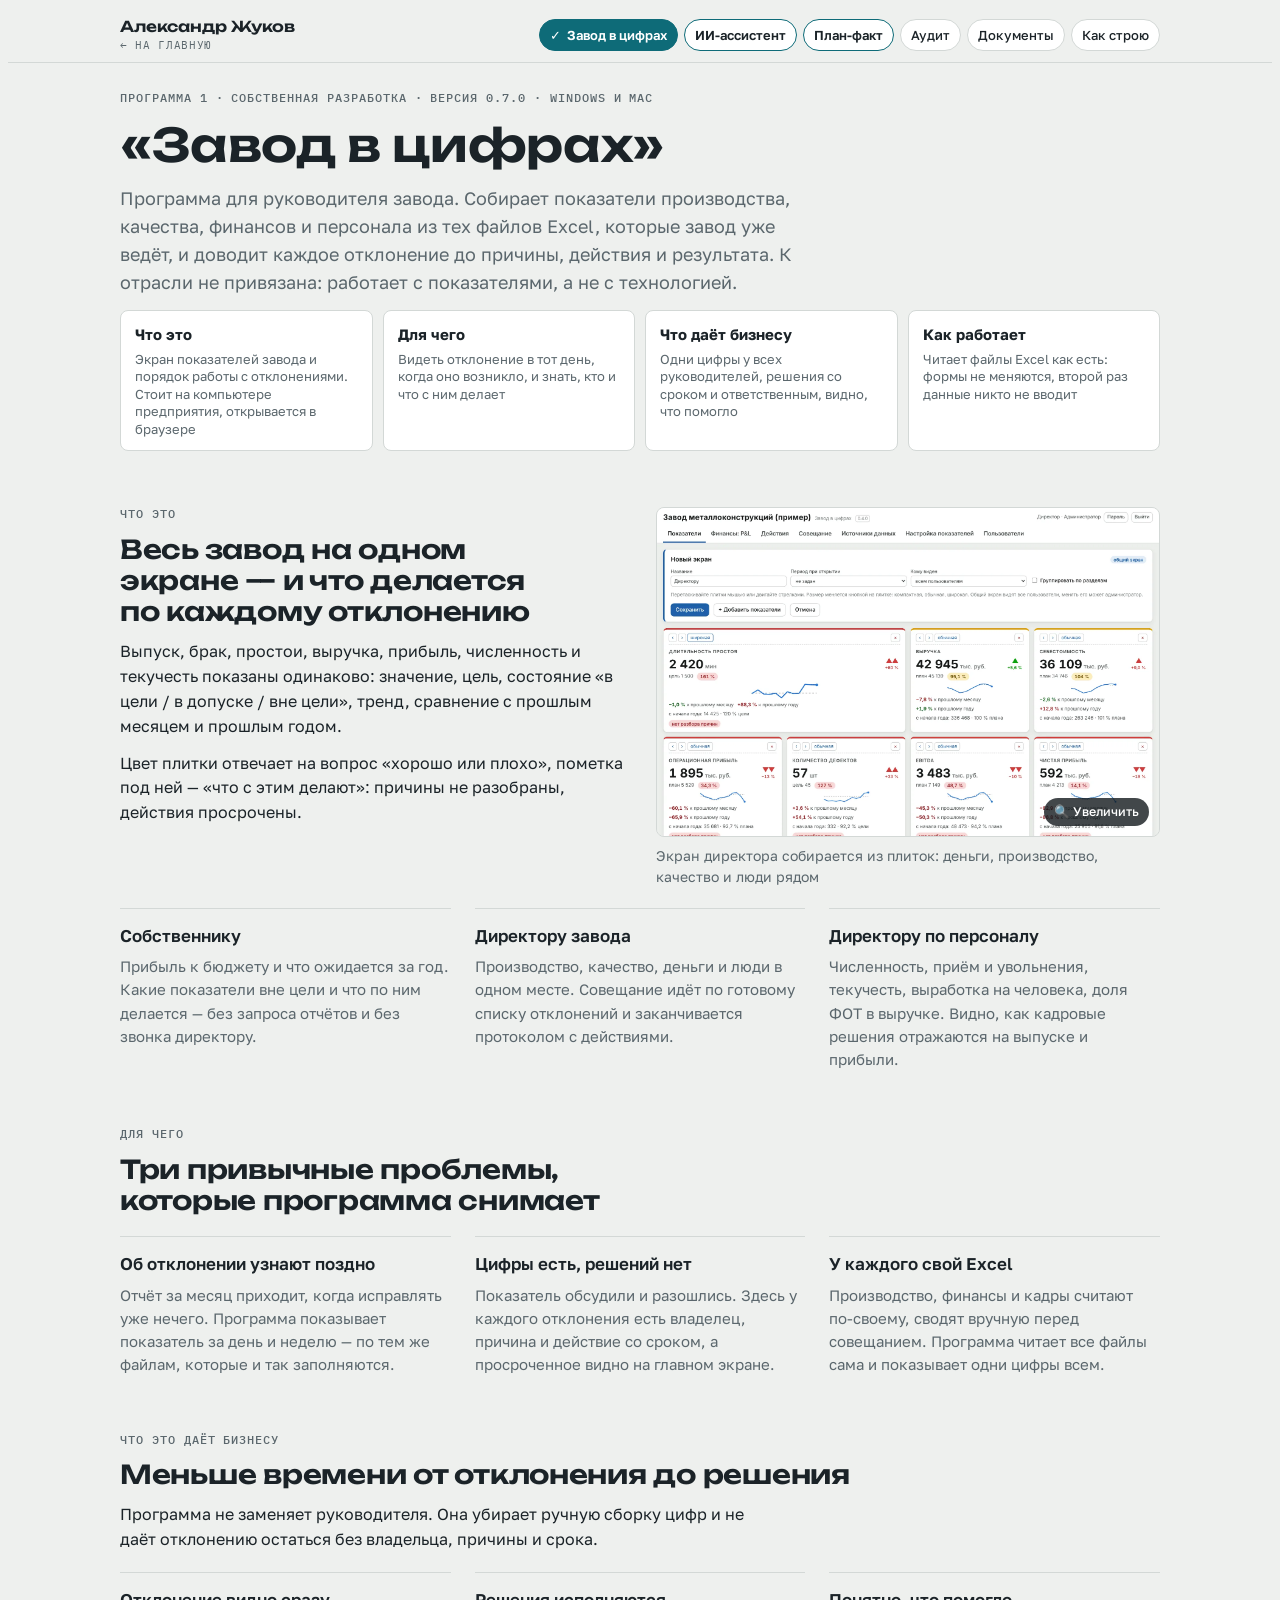
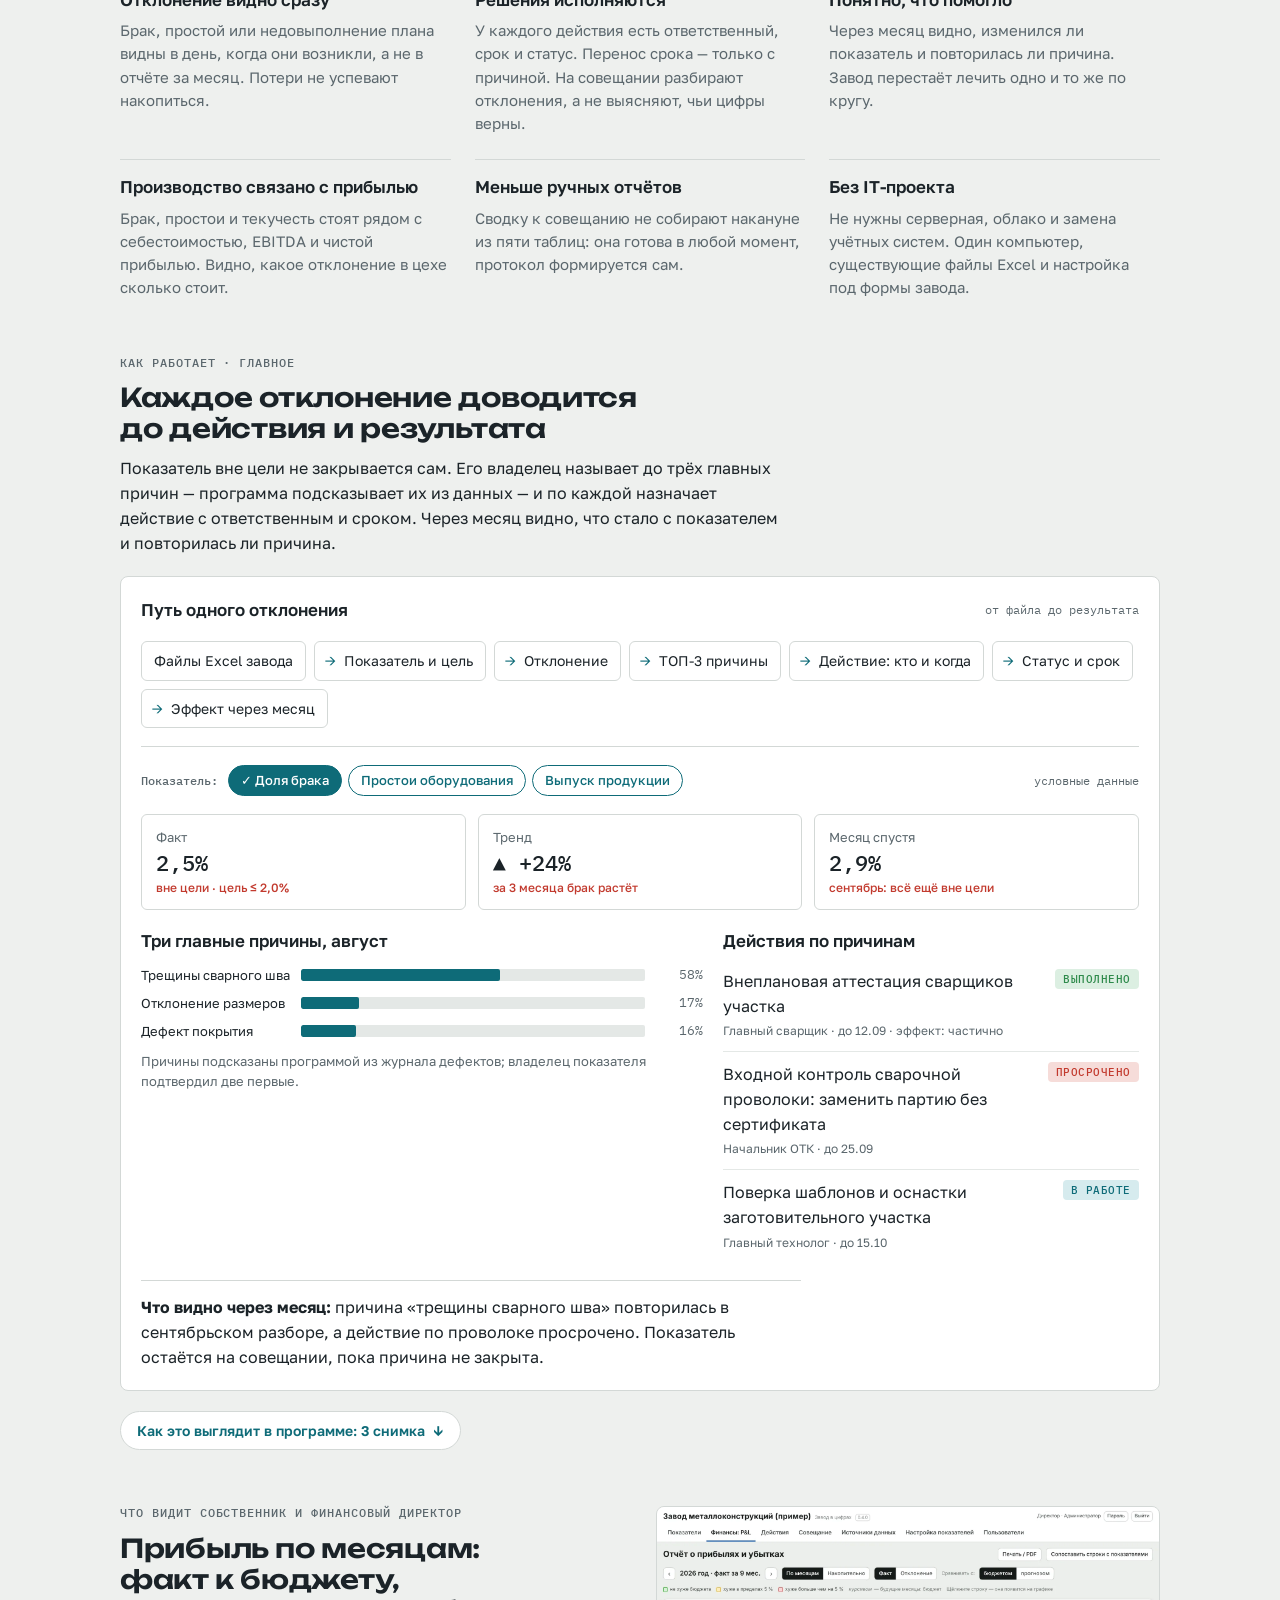
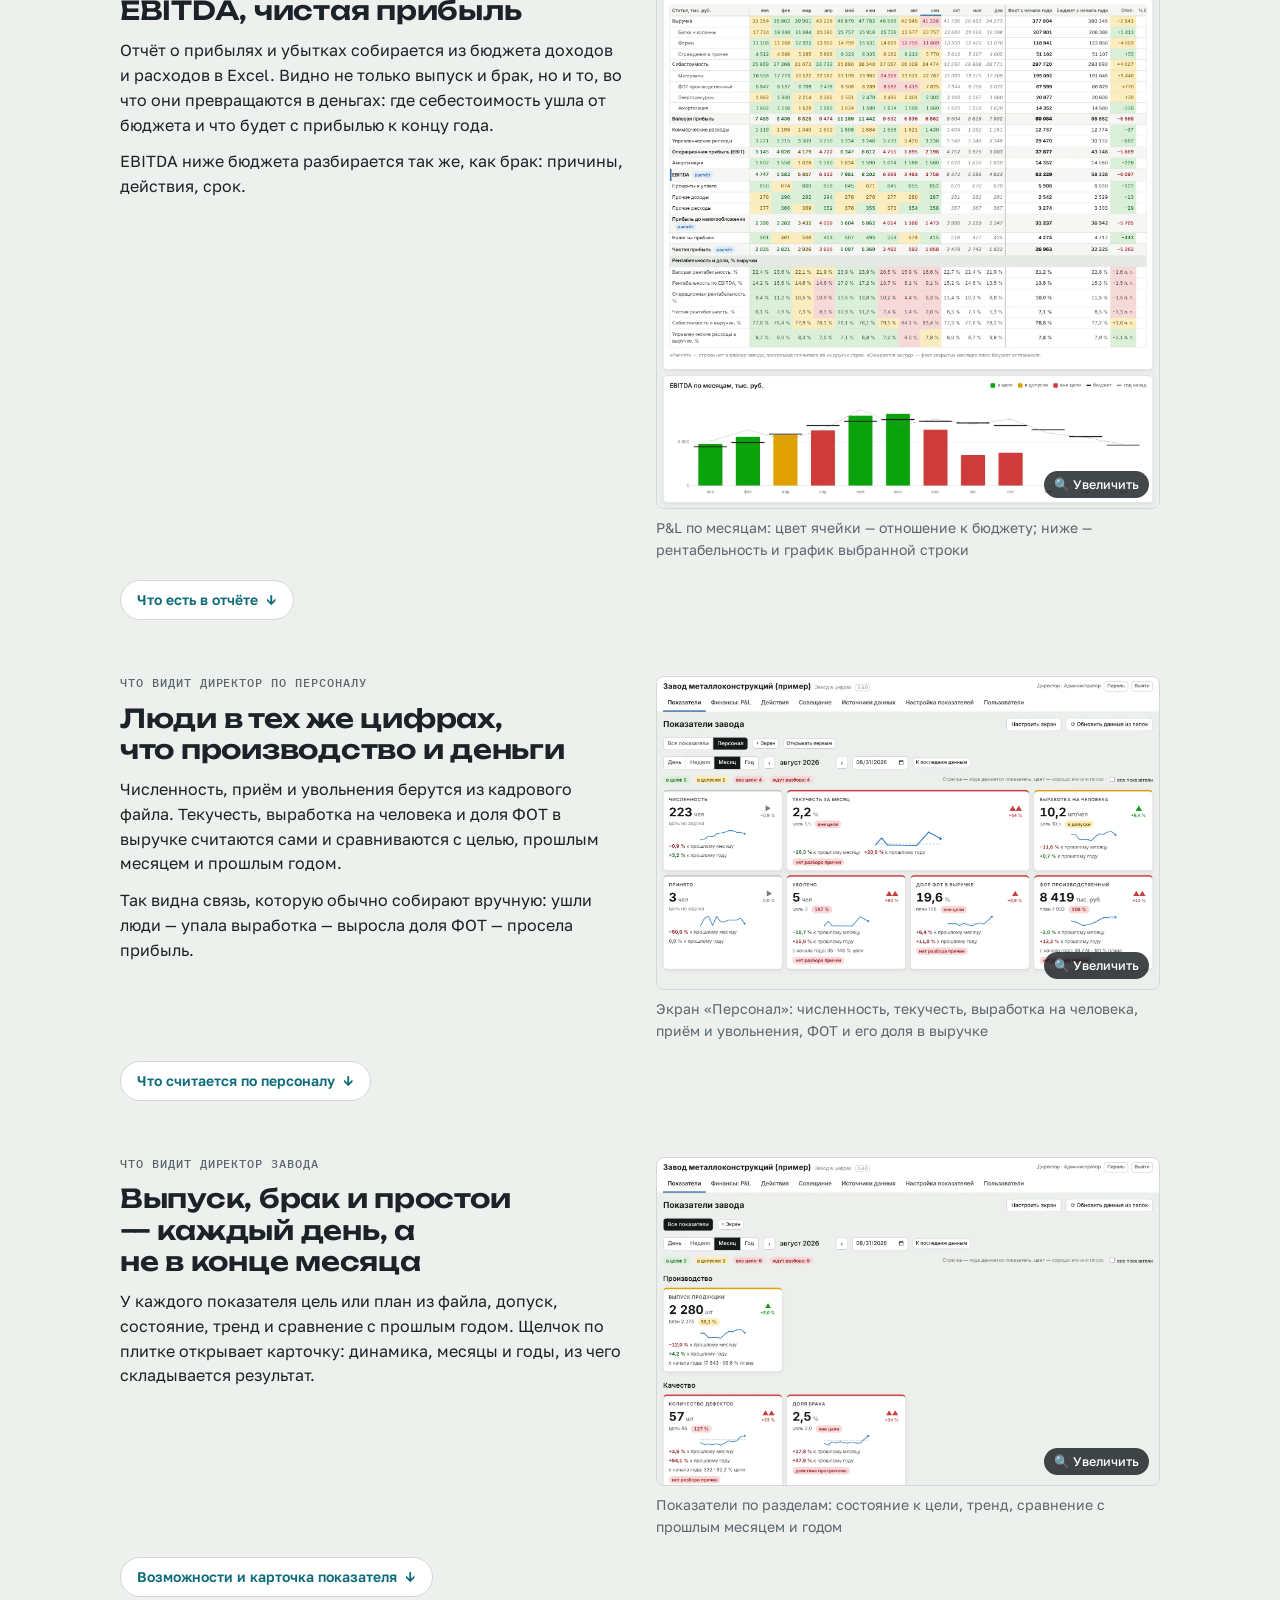
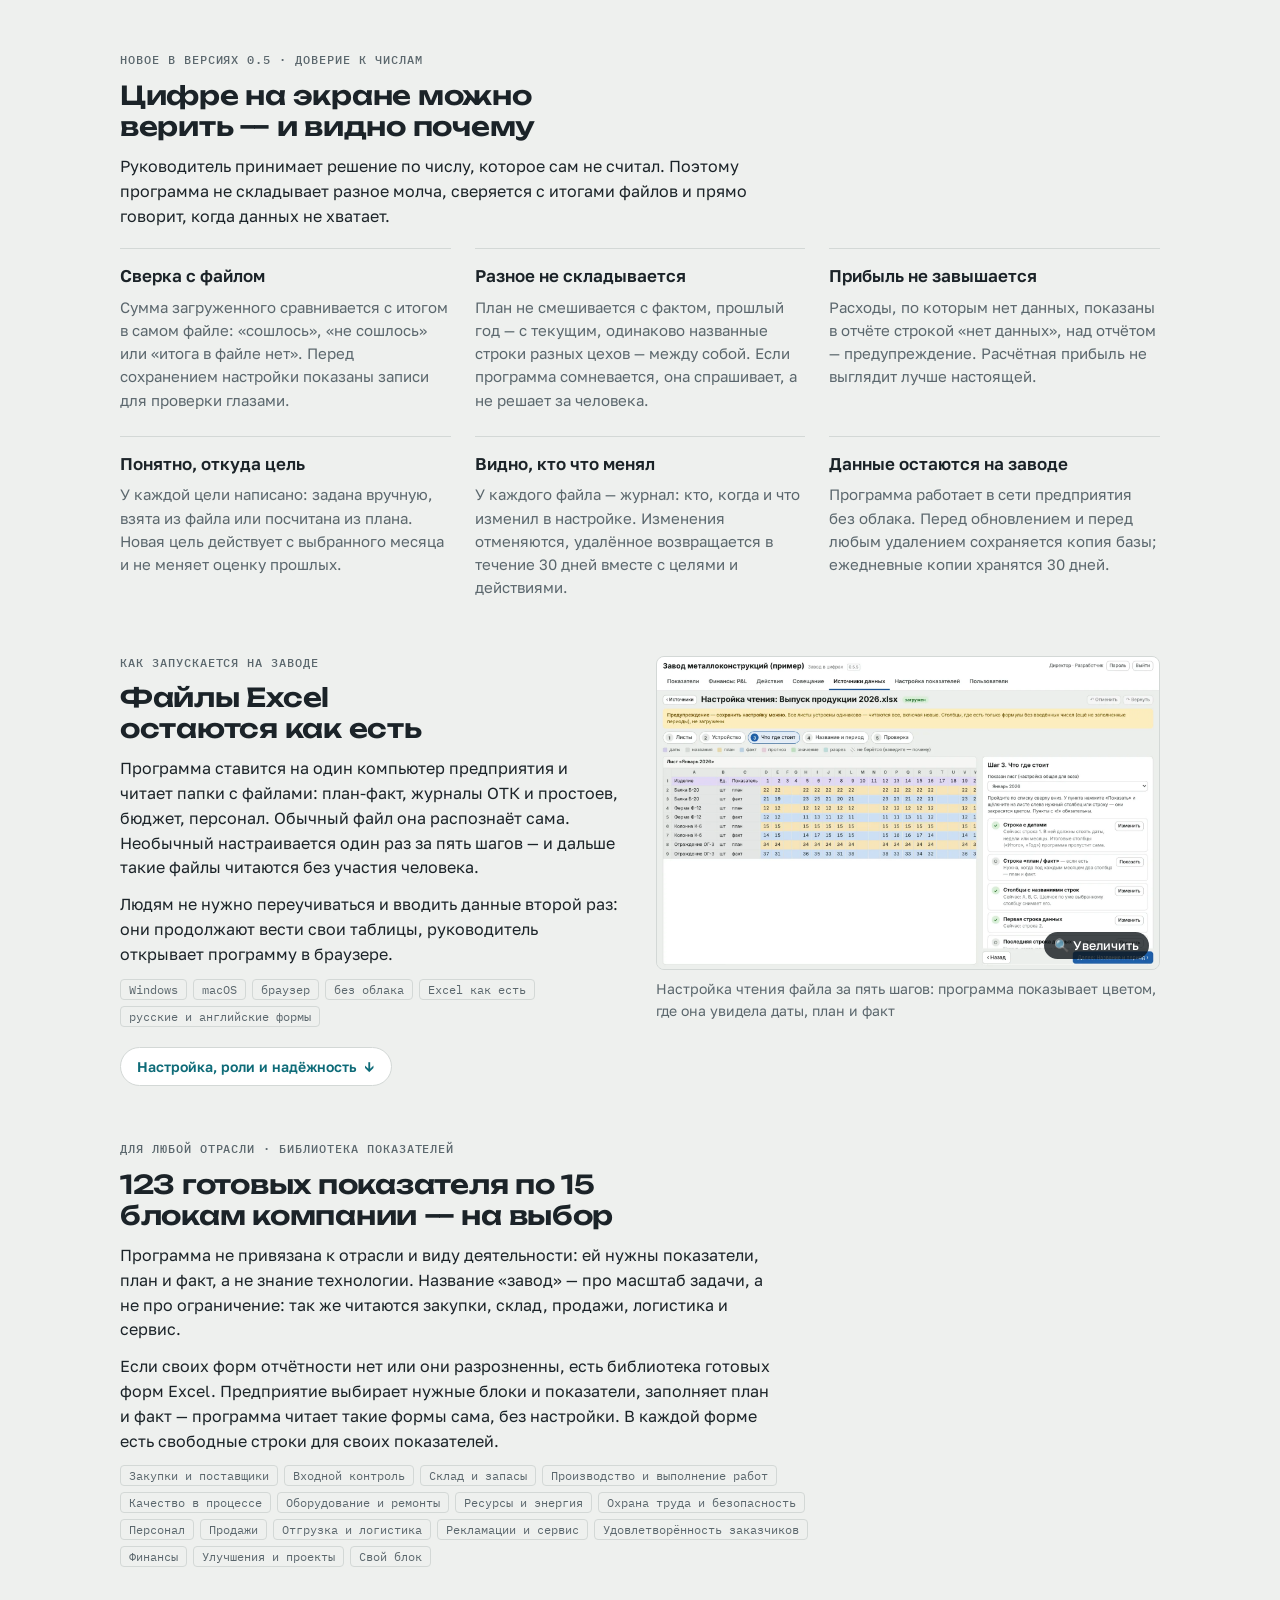
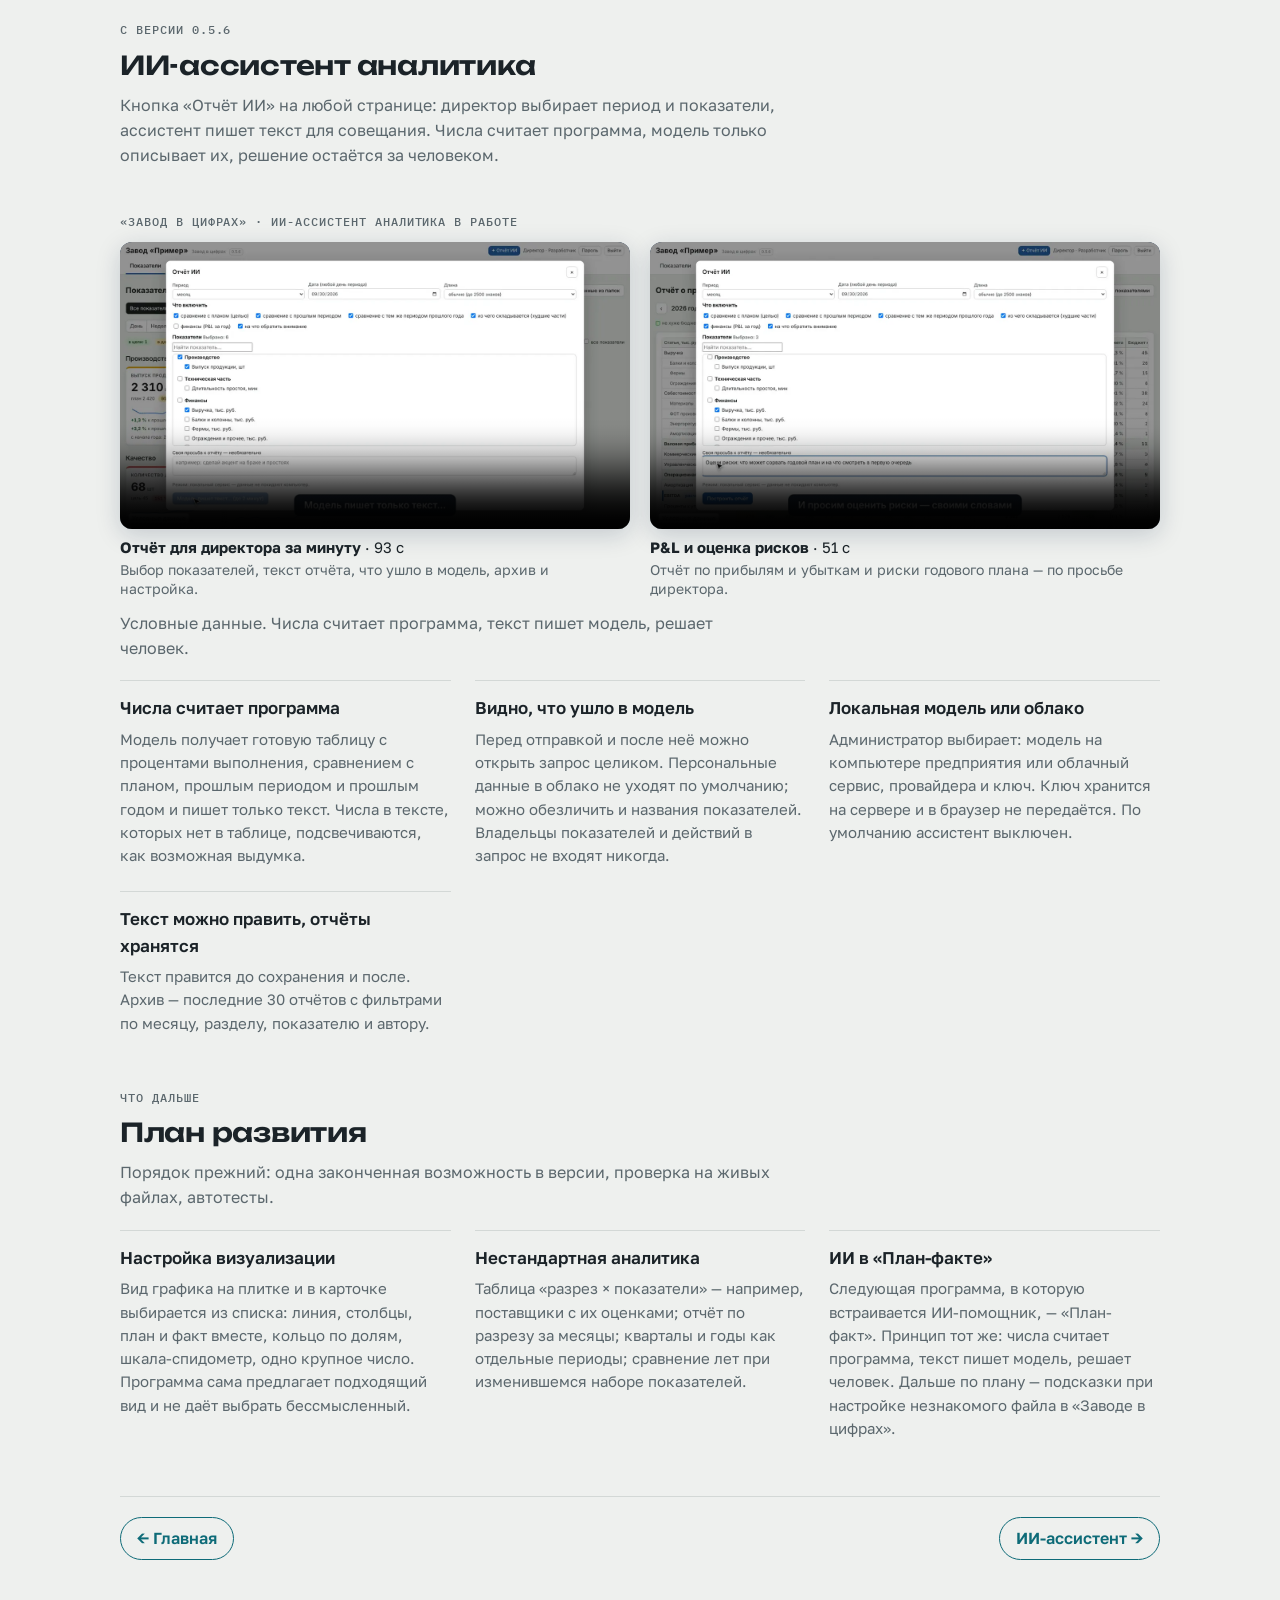
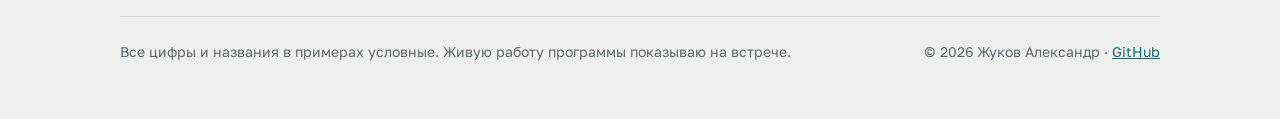
<file: zavod/index.html>
<!doctype html>
<html lang="ru">
<head>
<meta charset="utf-8">
<meta name="viewport" content="width=device-width,initial-scale=1,viewport-fit=cover">
<title>«Завод в цифрах» · Александр Жуков</title>
<meta name="description" content="Программа «Завод в цифрах» для собственника, директора завода и директора по персоналу: показатели производства, качества, финансов и персонала из файлов Excel завода, причины отклонений, действия с ответственным и сроком, результат через месяц.">
<meta property="og:title" content="«Завод в цифрах» · Александр Жуков">
<meta property="og:description" content="Программа «Завод в цифрах» для собственника, директора завода и директора по персоналу: показатели производства, качества, финансов и персонала из файлов Excel завода, причины отклонений, действия с ответственным и сроком, результат через месяц.">
<meta property="og:image" content="https://alexander-zhu-kov.github.io/img/planerka.webp">
<link rel="preconnect" href="https://fonts.googleapis.com">
<link rel="preconnect" href="https://fonts.gstatic.com" crossorigin>
<link rel="stylesheet" href="https://fonts.googleapis.com/css2?family=Unbounded:wght@500;600&family=Golos+Text:wght@400;500;600&family=IBM+Plex+Mono:wght@400;500&display=swap">
<link rel="stylesheet" href="../assets/site.css">
</head>
<body>
<a class="skip" href="#main">К содержанию</a>
<div class="topbar"><div class="in">
  <a class="brand" href="../index.html">Александр Жуков<small>← на главную</small></a>
  <nav class="tabs" aria-label="Разделы"><a href="../zavod/index.html" class=pt aria-current="page">Завод в цифрах</a><a href="../ii/index.html" class=pt>ИИ-ассистент</a><a href="../cifra/index.html" class=pt>План-факт</a><a href="../krizis/index.html">Аудит</a><a href="../sistema/index.html">Документы</a><a href="../podhod/index.html">Как строю</a></nav>
</div></div>
<div class="wrap">
<main id="main" class="wrap" style="gap:56px">
<header class="page-head">
  <div class="eyebrow">Программа 1 · собственная разработка · версия 0.7.0 · Windows и Mac</div>
  <h1>«Завод в цифрах»</h1>
  <p class="lead">Программа для руководителя завода. Собирает показатели производства, качества, финансов и персонала из тех файлов Excel, которые завод уже ведёт, и доводит каждое отклонение до причины, действия и результата. К отрасли не привязана: работает с показателями, а не с технологией.</p>
  <div class="sysgrid four">
    <a href="#what"><b>Что это</b><span>Экран показателей завода и порядок работы с отклонениями. Стоит на компьютере предприятия, открывается в браузере</span></a>
    <a href="#why"><b>Для чего</b><span>Видеть отклонение в тот день, когда оно возникло, и знать, кто и что с ним делает</span></a>
    <a href="#result"><b>Что даёт бизнесу</b><span>Одни цифры у всех руководителей, решения со сроком и ответственным, видно, что помогло</span></a>
    <a href="#causes"><b>Как работает</b><span>Читает файлы Excel как есть: формы не меняются, второй раз данные никто не вводит</span></a>
  </div>
</header>

<section class="stand" id="what">
  <div class="stand-head">
    <div class="desc">
      <div class="eyebrow">Что это</div>
      <h2>Весь завод на одном экране — и что делается по каждому отклонению</h2>
      <p>Выпуск, брак, простои, выручка, прибыль, численность и текучесть показаны одинаково: значение, цель, состояние «в цели / в допуске / вне цели», тренд, сравнение с прошлым месяцем и прошлым годом.</p>
      <p>Цвет плитки отвечает на вопрос «хорошо или плохо», пометка под ней — «что с этим делают»: причины не разобраны, действия просрочены.</p>
    </div>
    <figure><button type="button" class="shot"><img src="../img/zc-screens.webp" alt="Экран директора собирается из плиток: деньги, производство, качество и люди рядом" loading="lazy" width="1100"><span class="zoom" aria-hidden="true">🔍 Увеличить</span></button><figcaption>Экран директора собирается из плиток: деньги, производство, качество и люди рядом</figcaption></figure>
  </div>
  <div class="principles">
    <div><h3>Собственнику</h3><p>Прибыль к бюджету и что ожидается за год. Какие показатели вне цели и что по ним делается — без запроса отчётов и без звонка директору.</p></div>
    <div><h3>Директору завода</h3><p>Производство, качество, деньги и люди в одном месте. Совещание идёт по готовому списку отклонений и заканчивается протоколом с действиями.</p></div>
    <div><h3>Директору по персоналу</h3><p>Численность, приём и увольнения, текучесть, выработка на человека, доля ФОТ в выручке. Видно, как кадровые решения отражаются на выпуске и прибыли.</p></div>
  </div>
</section>

<section class="stand" id="why">
  <div class="stand-head one">
    <div class="desc">
      <div class="eyebrow">Для чего</div>
      <h2>Три привычные проблемы, которые программа снимает</h2>
    </div>
  </div>
  <div class="principles">
    <div><h3>Об отклонении узнают поздно</h3><p>Отчёт за месяц приходит, когда исправлять уже нечего. Программа показывает показатель за день и неделю — по тем же файлам, которые и так заполняются.</p></div>
    <div><h3>Цифры есть, решений нет</h3><p>Показатель обсудили и разошлись. Здесь у каждого отклонения есть владелец, причина и действие со сроком, а просроченное видно на главном экране.</p></div>
    <div><h3>У каждого свой Excel</h3><p>Производство, финансы и кадры считают по-своему, сводят вручную перед совещанием. Программа читает все файлы сама и показывает одни цифры всем.</p></div>
  </div>
</section>

<section class="stand" id="result">
  <div class="stand-head one">
    <div class="desc">
      <div class="eyebrow">Что это даёт бизнесу</div>
      <h2>Меньше времени от отклонения до решения</h2>
      <p>Программа не заменяет руководителя. Она убирает ручную сборку цифр и не даёт отклонению остаться без владельца, причины и срока.</p>
    </div>
  </div>
  <div class="principles">
    <div><h3>Отклонение видно сразу</h3><p>Брак, простой или недовыполнение плана видны в день, когда они возникли, а не в отчёте за месяц. Потери не успевают накопиться.</p></div>
    <div><h3>Решения исполняются</h3><p>У каждого действия есть ответственный, срок и статус. Перенос срока — только с причиной. На совещании разбирают отклонения, а не выясняют, чьи цифры верны.</p></div>
    <div><h3>Понятно, что помогло</h3><p>Через месяц видно, изменился ли показатель и повторилась ли причина. Завод перестаёт лечить одно и то же по кругу.</p></div>
    <div><h3>Производство связано с прибылью</h3><p>Брак, простои и текучесть стоят рядом с себестоимостью, EBITDA и чистой прибылью. Видно, какое отклонение в цехе сколько стоит.</p></div>
    <div><h3>Меньше ручных отчётов</h3><p>Сводку к совещанию не собирают накануне из пяти таблиц: она готова в любой момент, протокол формируется сам.</p></div>
    <div><h3>Без IT-проекта</h3><p>Не нужны серверная, облако и замена учётных систем. Один компьютер, существующие файлы Excel и настройка под формы завода.</p></div>
  </div>
</section>
<section class="stand" id="causes">
  <div class="stand-head one">
    <div class="desc">
      <div class="eyebrow">Как работает · главное</div>
      <h2>Каждое отклонение доводится до действия и результата</h2>
      <p>Показатель вне цели не закрывается сам. Его владелец называет до трёх главных причин — программа подсказывает их из данных — и по каждой назначает действие с ответственным и сроком. Через месяц видно, что стало с показателем и повторилась ли причина.</p>
    </div>
  </div>
  <div class="bench">
    <div class="bench-top"><h3>Путь одного отклонения</h3><span class="demo-note">от файла до результата</span></div>
    <ol class="flow">
      <li>Файлы Excel завода</li><li>Показатель и цель</li><li>Отклонение</li><li>ТОП-3 причины</li><li>Действие: кто и когда</li><li>Статус и срок</li><li>Эффект через месяц</li>
    </ol>
    <div class="bench-top" style="border-top:1px solid var(--line);padding-top:18px">
      <div class="chips" role="group" aria-label="Показатель"><span class="chips-label">Показатель:</span>
        <button class="chip" type="button" data-zc="scrap" aria-pressed="true">Доля брака</button>
        <button class="chip" type="button" data-zc="down" aria-pressed="false">Простои оборудования</button>
        <button class="chip" type="button" data-zc="out" aria-pressed="false">Выпуск продукции</button>
      </div>
      <span class="demo-note">условные данные</span>
    </div>
    <div class="kpis" id="zc-kpis"></div>
    <div class="grid2">
      <div style="display:flex;flex-direction:column;gap:10px;min-width:0"><h3 id="zc-ct">Три главные причины</h3><div class="bars" id="zc-causes"></div><p class="muted" id="zc-hint" style="font-size:13px;margin:0"></p></div>
      <div style="display:flex;flex-direction:column;gap:4px;min-width:0"><h3>Действия по причинам</h3><div class="actions" id="zc-acts"></div></div>
    </div>
    <p id="zc-res" style="margin:0;border-top:1px solid var(--line);padding-top:14px"></p>
  </div>
  <details class="more"><summary>Как это выглядит в программе: 3 снимка</summary><div class="more-in">
  <ul class="points">
    <li>Причины: ТОП-3 с долей вклада; подсказка из журналов — виды дефектов, причины простоев, изделия с отставанием</li>
    <li>Действия: ответственный, срок, статус. Перенос срока — только с причиной. Просроченные видны на главном экране</li>
    <li>Эффект: показатель в месяце разбора и в месяце после срока, повторилась ли причина; оценка «помогло / частично / не помогло»</li>
    <li>Совещание по показателям: что вне цели, причины, действия; протокол сохраняется и печатается с логотипом завода</li>
  </ul>
  <div class="gallery">
    <figure><button type="button" class="shot"><img src="../img/zc-causes.webp" alt="Причины и действия: ТОП-3 с долей вклада, ответственный, срок, статус, показатель до и после" loading="lazy" width="1100"><span class="zoom" aria-hidden="true">🔍 Увеличить</span></button><figcaption>Причины и действия: ТОП-3 с долей вклада, ответственный, срок, статус, показатель до и после</figcaption></figure>
    <figure><button type="button" class="shot"><img src="../img/zc-actions.webp" alt="Все действия: в работе, просрочено, выполнено в срок, сколько помогло" loading="lazy" width="1100"><span class="zoom" aria-hidden="true">🔍 Увеличить</span></button><figcaption>Все действия: в работе, просрочено, выполнено в срок, сколько помогло</figcaption></figure>
    <figure><button type="button" class="shot"><img src="../img/zc-meeting.webp" alt="Совещание: показатель вне цели, его причины и действия со статусами — основа протокола" loading="lazy" width="1100"><span class="zoom" aria-hidden="true">🔍 Увеличить</span></button><figcaption>Совещание: показатель вне цели, его причины и действия со статусами — основа протокола</figcaption></figure>
  </div>
  </div></details>
</section>

<section class="stand" id="pnl">
  <div class="stand-head">
    <div class="desc">
      <div class="eyebrow">Что видит собственник и финансовый директор</div>
      <h2>Прибыль по месяцам: факт к бюджету, EBITDA, чистая прибыль</h2>
      <p>Отчёт о прибылях и убытках собирается из бюджета доходов и расходов в Excel. Видно не только выпуск и брак, но и то, во что они превращаются в деньгах: где себестоимость ушла от бюджета и что будет с прибылью к концу года.</p>
      <p>EBITDA ниже бюджета разбирается так же, как брак: причины, действия, срок.</p>
    </div>
    <figure><button type="button" class="shot"><img src="../img/zc-pnl.webp" alt="P&amp;L по месяцам: цвет ячейки — отношение к бюджету; ниже — рентабельность и график выбранной строки" loading="lazy" width="1100"><span class="zoom" aria-hidden="true">🔍 Увеличить</span></button><figcaption>P&amp;L по месяцам: цвет ячейки — отношение к бюджету; ниже — рентабельность и график выбранной строки</figcaption></figure>
  </div>
  <details class="more"><summary>Что есть в отчёте</summary><div class="more-in">
  <ul class="points">
    <li>Месяцы в столбцах; «по месяцам» или «накопительно»; в ячейках факт или отклонение</li>
    <li>Сравнение с бюджетом или с прогнозом; цвет ячейки: не хуже бюджета, хуже в пределах 5%, хуже больше чем на 5%</li>
    <li>Итоги: факт и бюджет с начала года, отклонение, бюджет на год, «ожидается за год» (факт закрытых месяцев плюс бюджет или прогноз оставшихся), прошлый год за те же месяцы</li>
    <li>Строки: выручка и себестоимость с составляющими, валовая прибыль, коммерческие и управленческие расходы, EBIT, EBITDA, проценты, налог, чистая прибыль</li>
    <li>Чего нет в файле завода, программа считает сама и помечает «расчёт»: EBITDA, прибыль до налогообложения, чистую прибыль</li>
    <li>Если для каких-то расходов данных нет, отчёт пишет об этом прямо и не показывает прибыль выше настоящей</li>
    <li>Читает отчёт и в форме российской отчётности, и на английском: Revenue, COGS, Gross profit, EBIT, Net income</li>
    <li>Рентабельность и доли: валовая, по EBITDA, операционная, чистая, себестоимость и управленческие расходы в выручке</li>
    <li>Щелчок по строке — график этой строки к бюджету и прошлому году; печать и PDF</li>
  </ul>
  </div></details>
</section>

<section class="stand" id="hr">
  <div class="stand-head">
    <div class="desc">
      <div class="eyebrow">Что видит директор по персоналу</div>
      <h2>Люди в тех же цифрах, что производство и деньги</h2>
      <p>Численность, приём и увольнения берутся из кадрового файла. Текучесть, выработка на человека и доля ФОТ в выручке считаются сами и сравниваются с целью, прошлым месяцем и прошлым годом.</p>
      <p>Так видна связь, которую обычно собирают вручную: ушли люди — упала выработка — выросла доля ФОТ — просела прибыль.</p>
    </div>
    <figure><button type="button" class="shot"><img src="../img/zc-hr.webp" alt="Экран «Персонал»: численность, текучесть, выработка на человека, приём и увольнения, ФОТ и его доля в выручке" loading="lazy" width="1100"><span class="zoom" aria-hidden="true">🔍 Увеличить</span></button><figcaption>Экран «Персонал»: численность, текучесть, выработка на человека, приём и увольнения, ФОТ и его доля в выручке</figcaption></figure>
  </div>
  <details class="more"><summary>Что считается по персоналу</summary><div class="more-in">
  <ul class="points">
    <li>Численность на дату, среднесписочная, принято, уволено — из файла отдела кадров как есть</li>
    <li>Текучесть за месяц: уволено к среднесписочной, с целью и состоянием «в цели / вне цели»</li>
    <li>Выработка на человека: выпуск к среднесписочной. Такой расчётный показатель задаётся в настройке, без программиста</li>
    <li>ФОТ к бюджету и доля ФОТ в выручке — мост между персоналом и P&amp;L</li>
    <li>Травмы, нарушения, обучение и охрана труда попадают в раздел «Персонал» сами; для них «меньше — лучше» ставится без настройки</li>
    <li>Отдельный экран «Персонал» для директора по персоналу; по текучести — те же причины и действия</li>
  </ul>
  <div class="gallery">
    <figure><button type="button" class="shot"><img src="../img/zc-hr-card.webp" alt="Карточка «Текучесть за месяц»: год по месяцам к цели и к прошлому году" loading="lazy" width="1100"><span class="zoom" aria-hidden="true">🔍 Увеличить</span></button><figcaption>Карточка «Текучесть за месяц»: год по месяцам к цели и к прошлому году</figcaption></figure>
  </div>
  </div></details>
</section>

<section class="stand" id="prod">
  <div class="stand-head">
    <div class="desc">
      <div class="eyebrow">Что видит директор завода</div>
      <h2>Выпуск, брак и простои — каждый день, а не в конце месяца</h2>
      <p>У каждого показателя цель или план из файла, допуск, состояние, тренд и сравнение с прошлым годом. Щелчок по плитке открывает карточку: динамика, месяцы и годы, из чего складывается результат.</p>
    </div>
    <figure><button type="button" class="shot"><img src="../img/zc-main.webp" alt="Показатели по разделам: состояние к цели, тренд, сравнение с прошлым месяцем и годом" loading="lazy" width="1100"><span class="zoom" aria-hidden="true">🔍 Увеличить</span></button><figcaption>Показатели по разделам: состояние к цели, тренд, сравнение с прошлым месяцем и годом</figcaption></figure>
  </div>
  <details class="more"><summary>Возможности и карточка показателя</summary><div class="more-in">
  <ul class="points">
    <li>Периоды: день, неделя, месяц, год; итог с начала года</li>
    <li>Состояние «в цели / в допуске / вне цели», тренд за три последних периода</li>
    <li>Карточка: график столбцами, линией или накопительно; таблица «месяцы × годы»; разложение по изделиям, видам дефектов, оборудованию</li>
    <li>Расчётные показатели: доля брака, выработка, рентабельность — отношение или сумма других показателей</li>
    <li>Если за выбранный период данных нет, плитка пишет, за какой период они есть, и по щелчку переходит туда</li>
    <li>Свои экраны для директора, главного инженера, финансиста, директора по персоналу: состав, порядок и размер плиток</li>
  </ul>
  <div class="gallery">
    <figure><button type="button" class="shot"><img src="../img/zc-card.webp" alt="Карточка показателя: динамика по дням к цели, месяцы и годы, из чего складывается" loading="lazy" width="1100"><span class="zoom" aria-hidden="true">🔍 Увеличить</span></button><figcaption>Карточка показателя: динамика по дням к цели, месяцы и годы, из чего складывается</figcaption></figure>
  </div>
  </div></details>
</section>

<section class="stand" id="trust">
  <div class="stand-head one">
    <div class="desc">
      <div class="eyebrow">Новое в версиях 0.5 · доверие к числам</div>
      <h2>Цифре на экране можно верить — и видно почему</h2>
      <p>Руководитель принимает решение по числу, которое сам не считал. Поэтому программа не складывает разное молча, сверяется с итогами файлов и прямо говорит, когда данных не хватает.</p>
    </div>
  </div>
  <div class="principles">
    <div><h3>Сверка с файлом</h3><p>Сумма загруженного сравнивается с итогом в самом файле: «сошлось», «не сошлось» или «итога в файле нет». Перед сохранением настройки показаны записи для проверки глазами.</p></div>
    <div><h3>Разное не складывается</h3><p>План не смешивается с фактом, прошлый год — с текущим, одинаково названные строки разных цехов — между собой. Если программа сомневается, она спрашивает, а не решает за человека.</p></div>
    <div><h3>Прибыль не завышается</h3><p>Расходы, по которым нет данных, показаны в отчёте строкой «нет данных», над отчётом — предупреждение. Расчётная прибыль не выглядит лучше настоящей.</p></div>
    <div><h3>Понятно, откуда цель</h3><p>У каждой цели написано: задана вручную, взята из файла или посчитана из плана. Новая цель действует с выбранного месяца и не меняет оценку прошлых.</p></div>
    <div><h3>Видно, кто что менял</h3><p>У каждого файла — журнал: кто, когда и что изменил в настройке. Изменения отменяются, удалённое возвращается в течение 30 дней вместе с целями и действиями.</p></div>
    <div><h3>Данные остаются на заводе</h3><p>Программа работает в сети предприятия без облака. Перед обновлением и перед любым удалением сохраняется копия базы; ежедневные копии хранятся 30 дней.</p></div>
  </div>
</section>

<section class="stand" id="how">
  <div class="stand-head">
    <div class="desc">
      <div class="eyebrow">Как запускается на заводе</div>
      <h2>Файлы Excel остаются как есть</h2>
      <p>Программа ставится на один компьютер предприятия и читает папки с файлами: план-факт, журналы ОТК и простоев, бюджет, персонал. Обычный файл она распознаёт сама. Необычный настраивается один раз за пять шагов — и дальше такие файлы читаются без участия человека.</p>
      <p>Людям не нужно переучиваться и вводить данные второй раз: они продолжают вести свои таблицы, руководитель открывает программу в браузере.</p>
      <div class="tags"><span class="tag">Windows</span><span class="tag">macOS</span><span class="tag">браузер</span><span class="tag">без облака</span><span class="tag">Excel как есть</span><span class="tag">русские и английские формы</span></div>
    </div>
    <figure><button type="button" class="shot"><img src="../img/zc-setup.webp" alt="Настройка чтения файла за пять шагов: программа показывает цветом, где она увидела даты, план и факт" loading="lazy" width="1100"><span class="zoom" aria-hidden="true">🔍 Увеличить</span></button><figcaption>Настройка чтения файла за пять шагов: программа показывает цветом, где она увидела даты, план и факт</figcaption></figure>
  </div>
  <details class="more"><summary>Настройка, роли и надёжность</summary><div class="more-in">
  <ul class="points">
    <li>Пять шагов настройки: какие листы читать, как устроена таблица, что где стоит, название и период, проверка. На каждом — пояснение и строка «сейчас из файла читается…»</li>
    <li>План и факт из разных файлов соединяются в один показатель; программа сама подсказывает подходящий</li>
    <li>Читаются формы на русском и английском: месяцы, недели и кварталы, Plan / Actual / Forecast, Budget, единицы измерения</li>
    <li>Четыре роли: разработчик настраивает программу под завод; администратор подключает папки, задаёт цели и экраны; руководитель ведёт разбор своих показателей; просмотр — для собственника и гостей</li>
    <li>В Windows программа работает как служба и поднимается сама после перезагрузки или сбоя; значок на рабочем столе открывает её в браузере</li>
    <li>Название и логотип завода в отчётах и протоколах, проверка обновлений</li>
    <li>439 автотестов перед каждым выпуском; установщик Windows и архив для Mac собираются на GitHub Actions</li>
  </ul>
  </div></details>
</section>

<section class="stand" id="lib">
  <div class="stand-head one">
    <div class="desc">
      <div class="eyebrow">Для любой отрасли · библиотека показателей</div>
      <h2>123 готовых показателя по 15 блокам компании — на выбор</h2>
      <p>Программа не привязана к отрасли и виду деятельности: ей нужны показатели, план и факт, а не знание технологии. Название «завод» — про масштаб задачи, а не про ограничение: так же читаются закупки, склад, продажи, логистика и сервис.</p>
      <p>Если своих форм отчётности нет или они разрозненны, есть библиотека готовых форм Excel. Предприятие выбирает нужные блоки и показатели, заполняет план и факт — программа читает такие формы сама, без настройки. В каждой форме есть свободные строки для своих показателей.</p>
      <div class="tags"><span class="tag">Закупки и поставщики</span><span class="tag">Входной контроль</span><span class="tag">Склад и запасы</span><span class="tag">Производство и выполнение работ</span><span class="tag">Качество в процессе</span><span class="tag">Оборудование и ремонты</span><span class="tag">Ресурсы и энергия</span><span class="tag">Охрана труда и безопасность</span><span class="tag">Персонал</span><span class="tag">Продажи</span><span class="tag">Отгрузка и логистика</span><span class="tag">Рекламации и сервис</span><span class="tag">Удовлетворённость заказчиков</span><span class="tag">Финансы</span><span class="tag">Улучшения и проекты</span><span class="tag">Свой блок</span></div>
    </div>
  </div>
</section>

<section class="stand" id="ai">
  <div class="stand-head one">
    <div class="desc">
      <div class="eyebrow">С версии 0.5.6</div>
      <h2>ИИ-ассистент аналитика</h2>
      <p class="muted">Кнопка «Отчёт ИИ» на любой странице: директор выбирает период и показатели, ассистент пишет текст для совещания. Числа считает программа, модель только описывает их, решение остаётся за человеком.</p>
    </div>
  </div>
  
  <div class="vid-card">
    <div class="eyebrow">«Завод в цифрах» · ИИ-ассистент аналитика в работе</div>
    <div class="vid-grid">
      <figure>
        <video controls preload="none" playsinline poster="../img/zavod-ai-poster.webp" width="1280" height="720"><source src="../video/zavod-ai-056.mp4" type="video/mp4">Видео не открылось в этом браузере.</video>
        <figcaption><b>Отчёт для директора за минуту</b> · 93 с<span>Выбор показателей, текст отчёта, что ушло в модель, архив и настройка.</span></figcaption>
      </figure>
      <figure>
        <video controls preload="none" playsinline poster="../img/zavod-pnl-poster.webp" width="1280" height="720"><source src="../video/zavod-pnl-risks.mp4" type="video/mp4">Видео не открылось в этом браузере.</video>
        <figcaption><b>P&amp;L и оценка рисков</b> · 51 с<span>Отчёт по прибылям и убыткам и риски годового плана — по просьбе директора.</span></figcaption>
      </figure>
    </div>
    <p class="muted">Условные данные. Числа считает программа, текст пишет модель, решает человек.</p>
  </div>
  <div class="principles">
    <div><h3>Числа считает программа</h3><p>Модель получает готовую таблицу с процентами выполнения, сравнением с планом, прошлым периодом и прошлым годом и пишет только текст. Числа в тексте, которых нет в таблице, подсвечиваются, как возможная выдумка.</p></div>
    <div><h3>Видно, что ушло в модель</h3><p>Перед отправкой и после неё можно открыть запрос целиком. Персональные данные в облако не уходят по умолчанию; можно обезличить и названия показателей. Владельцы показателей и действий в запрос не входят никогда.</p></div>
    <div><h3>Локальная модель или облако</h3><p>Администратор выбирает: модель на компьютере предприятия или облачный сервис, провайдера и ключ. Ключ хранится на сервере и в браузер не передаётся. По умолчанию ассистент выключен.</p></div>
    <div><h3>Текст можно править, отчёты хранятся</h3><p>Текст правится до сохранения и после. Архив — последние 30 отчётов с фильтрами по месяцу, разделу, показателю и автору.</p></div>
  </div>
</section>
<section class="stand" id="next">
  <div class="stand-head one">
    <div class="desc">
      <div class="eyebrow">Что дальше</div>
      <h2>План развития</h2>
      <p class="muted">Порядок прежний: одна законченная возможность в версии, проверка на живых файлах, автотесты.</p>
    </div>
  </div>
  <div class="principles">
    <div><h3>Настройка визуализации</h3><p>Вид графика на плитке и в карточке выбирается из списка: линия, столбцы, план и факт вместе, кольцо по долям, шкала-спидометр, одно крупное число. Программа сама предлагает подходящий вид и не даёт выбрать бессмысленный.</p></div>
    <div><h3>Нестандартная аналитика</h3><p>Таблица «разрез × показатели» — например, поставщики с их оценками; отчёт по разрезу за месяцы; кварталы и годы как отдельные периоды; сравнение лет при изменившемся наборе показателей.</p></div>
    <div><h3>ИИ в «План-факте»</h3><p>Следующая программа, в которую встраивается ИИ-помощник, — «План-факт». Принцип тот же: числа считает программа, текст пишет модель, решает человек. Дальше по плану — подсказки при настройке незнакомого файла в «Заводе в цифрах».</p></div>
  </div>
</section>
<nav class="next" aria-label="Соседние разделы"><a href="../index.html">← Главная</a><a href="../ii/index.html">ИИ-ассистент →</a></nav>
<footer>
  <span>Все цифры и названия в примерах условные. Живую работу программы показываю на встрече.</span>
  <span>© 2026 Жуков Александр · <a href="https://github.com/alexander-zhu-kov">GitHub</a></span>
</footer>
</main>
</div>
<dialog id="lb" aria-label="Снимок"><button type="button" class="lb-close" aria-label="Закрыть">✕</button><img alt=""><p class="lb-cap"></p><p class="lb-hint">Закрыть: ✕, клавиша Esc или нажатие рядом со снимком</p></dialog>
<script src="../assets/site.js"></script>
</body>
</html>
</file>
<file: assets/site.css>
/* Layout: одна колонка-«паспорт», каждая система — отдельный стенд с живым примером на условных данных */
:root{
  --bg:#EEF0EE; --surface:#FFFFFF; --ink:#1B2328; --muted:#5B676D; --line:#D3D8D6; --soft:#E4E8E6;
  --accent:#0E6B78; --accent-soft:#D6EBEE;
  --good:#2E8A4B; --good-soft:#DCEFE2; --warn:#B98300; --warn-soft:#F7ECCB; --bad:#C23A2E; --bad-soft:#F6DCD9;
  --f-display:"Unbounded","Golos Text",system-ui,sans-serif;
  --f-body:"Golos Text",system-ui,-apple-system,"Segoe UI",sans-serif;
  --f-data:"IBM Plex Mono",ui-monospace,"SFMono-Regular",Menlo,monospace;
}
@media (prefers-color-scheme:dark){:root:not([data-theme="light"]){
  --bg:#111618; --surface:#192024; --ink:#E4E9E7; --muted:#95A2A7; --line:#2B3539; --soft:#222A2E;
  --accent:#58B7C5; --accent-soft:#16363C;
  --good:#5DBB7B; --good-soft:#18331F; --warn:#E0B340; --warn-soft:#3A3014; --bad:#EE6F63; --bad-soft:#3E1D1A; color-scheme:dark}}
:root[data-theme="dark"]{
  --bg:#111618; --surface:#192024; --ink:#E4E9E7; --muted:#95A2A7; --line:#2B3539; --soft:#222A2E;
  --accent:#58B7C5; --accent-soft:#16363C;
  --good:#5DBB7B; --good-soft:#18331F; --warn:#E0B340; --warn-soft:#3A3014; --bad:#EE6F63; --bad-soft:#3E1D1A; color-scheme:dark}

*{box-sizing:border-box}
body{background:var(--bg);color:var(--ink);font:400 16px/1.55 var(--f-body);padding-inline:16px;padding-block:0 48px}
.wrap{max-width:1040px;margin:0 auto;display:flex;flex-direction:column;gap:56px}
h1,h2{font-family:var(--f-display);font-weight:600;text-wrap:balance;margin:0;letter-spacing:-.01em}
h1{font-size:clamp(28px,5vw,46px);line-height:1.12}
h2{font-size:clamp(20px,3vw,26px);line-height:1.2}
h3{font-size:17px;margin:0;font-weight:600}
p{margin:0;max-width:66ch}
.eyebrow{font:500 12px/1.2 var(--f-data);letter-spacing:.08em;text-transform:uppercase;color:var(--muted)}
.muted{color:var(--muted)}
.num{font-family:var(--f-data);font-variant-numeric:tabular-nums}

/* hero */
header.hero{padding-top:40px;display:grid;grid-template-columns:minmax(0,1fr) 300px;gap:40px;align-items:end}
.hero .lead{font-size:18px;color:var(--muted);margin-top:16px}
.facts{display:grid;grid-template-columns:repeat(4,minmax(0,1fr));gap:1px;background:var(--line);border:1px solid var(--line);border-radius:6px;overflow:hidden;margin-top:28px}
.facts div{background:var(--surface);padding:14px 16px}
.facts b{display:block;font:500 24px/1.1 var(--f-data);font-variant-numeric:tabular-nums}
.facts span{font-size:13px;color:var(--muted)}
.card-contact{border-left:3px solid var(--accent);padding:4px 0 4px 18px;display:flex;flex-direction:column;gap:6px}
.card-contact .name{font-weight:600;font-size:18px}
.contact-line{display:flex;align-items:center;gap:8px;flex-wrap:wrap}
.contact-line code{font:400 14px var(--f-data);user-select:all}
button{font:inherit;color:inherit;cursor:pointer}
.copy{border:1px solid var(--line);background:var(--surface);border-radius:4px;padding:2px 8px;font-size:12px;color:var(--muted)}
.copy:focus-visible,.chip:focus-visible,nav a:focus-visible{outline:2px solid var(--accent);outline-offset:2px}

nav.toc{display:flex;flex-wrap:wrap;gap:8px;margin-top:-24px}
nav.toc a{color:var(--ink);text-decoration:none;border:1px solid var(--line);background:var(--surface);border-radius:999px;padding:6px 14px;font-size:14px}
nav.toc a:hover{border-color:var(--accent);color:var(--accent)}

/* stands */
section.stand{display:flex;flex-direction:column;gap:20px;scroll-margin-top:16px}
.stand-head{display:grid;grid-template-columns:minmax(0,1fr) minmax(0,1fr);gap:32px;align-items:start}
.stand-head .desc{display:flex;flex-direction:column;gap:12px}
ul.points{margin:0;padding:0;list-style:none;display:flex;flex-direction:column;gap:8px}
ul.points li{padding-left:18px;position:relative}
ul.points li::before{content:"";position:absolute;left:0;top:.7em;width:8px;height:2px;background:var(--accent)}
.tags{display:flex;flex-wrap:wrap;gap:6px}
.tag{font:400 12px var(--f-data);border:1px solid var(--line);border-radius:4px;padding:2px 8px;color:var(--muted)}
.bench{background:var(--surface);border:1px solid var(--line);border-radius:8px;padding:20px;display:flex;flex-direction:column;gap:18px;min-width:0}
.bench-top{display:flex;justify-content:space-between;align-items:center;gap:12px;flex-wrap:wrap}
.demo-note{font:400 12px var(--f-data);color:var(--muted)}
.chips{display:flex;flex-wrap:wrap;gap:6px}
.chip{border:1px solid var(--line);background:transparent;border-radius:999px;padding:4px 12px;font-size:13px}
.chip[aria-pressed="true"]{background:var(--ink);color:var(--bg);border-color:var(--ink)}

.grid2{display:grid;grid-template-columns:minmax(0,1.35fr) minmax(0,1fr);gap:20px}
.scroll{overflow-x:auto}
table{border-collapse:collapse;width:100%;font-size:14px}
th{font:500 11px var(--f-data);letter-spacing:.06em;text-transform:uppercase;color:var(--muted);text-align:right;padding:6px 8px;border-bottom:1px solid var(--line);white-space:nowrap}
th:first-child,td:first-child{text-align:left}
td{padding:7px 8px;border-bottom:1px solid var(--soft);text-align:right;font-family:var(--f-data);font-variant-numeric:tabular-nums;white-space:nowrap}
td:first-child{font-family:var(--f-body);white-space:normal;min-width:150px}
tr.total td{font-weight:600;border-top:1px solid var(--line);border-bottom:0}
.pct{display:inline-block;min-width:58px;padding:2px 6px;border-radius:4px;text-align:center}
.pct.good{background:var(--good-soft);color:var(--good)}
.pct.warn{background:var(--warn-soft);color:var(--warn)}
.pct.bad{background:var(--bad-soft);color:var(--bad)}
.legend{display:flex;gap:14px;flex-wrap:wrap;font-size:12px;color:var(--muted)}
.legend i{display:inline-block;width:10px;height:10px;border-radius:2px;margin-right:5px;vertical-align:-1px}

.kpis{display:grid;grid-template-columns:repeat(3,minmax(0,1fr));gap:12px}
.kpi{border:1px solid var(--line);border-radius:6px;padding:12px 14px;display:flex;flex-direction:column;gap:4px}
.kpi .v{font:500 22px/1.1 var(--f-data);font-variant-numeric:tabular-nums}
.kpi .l{font-size:13px;color:var(--muted)}
.state{font-size:12px;font-weight:500}
.state.good{color:var(--good)} .state.bad{color:var(--bad)} .state.warn{color:var(--warn)}

.bars{display:flex;flex-direction:column;gap:8px}
.bar-row{display:grid;grid-template-columns:minmax(0,150px) minmax(0,1fr) 48px;gap:10px;align-items:center;font-size:13px}
.bar-track{height:12px;background:var(--soft);border-radius:2px;overflow:hidden}
.bar-fill{height:100%;background:var(--accent);border-radius:2px}
.bar-row .num{text-align:right;color:var(--muted)}

.actions{display:flex;flex-direction:column}
.act{display:grid;grid-template-columns:minmax(0,1fr) auto;gap:4px 12px;padding:10px 0;border-bottom:1px solid var(--soft)}
.act:last-child{border-bottom:0}
.act .meta{font-size:12px;color:var(--muted);grid-column:1}
.status{font:500 11px var(--f-data);text-transform:uppercase;letter-spacing:.05em;padding:3px 8px;border-radius:4px;align-self:start;grid-row:1 / span 2;grid-column:2}
.status.done{background:var(--good-soft);color:var(--good)}
.status.work{background:var(--accent-soft);color:var(--accent)}
.status.late{background:var(--bad-soft);color:var(--bad)}

svg text{fill:var(--muted);font:11px var(--f-data)}
svg .grid{stroke:var(--line);stroke-width:1}
svg .target{stroke:var(--ink);stroke-width:1.5;stroke-dasharray:5 4;fill:none}

/* QR phone */
.qr-flow{display:grid;grid-template-columns:repeat(3,minmax(0,1fr));gap:12px}
.phone{border:1px solid var(--line);border-radius:18px;padding:14px 12px;display:flex;flex-direction:column;gap:10px;background:var(--bg);min-height:220px}
.phone .step{font:500 11px var(--f-data);color:var(--muted);text-transform:uppercase;letter-spacing:.06em}
.phone .eq{font-weight:600;font-size:14px}
.phone .opt{border:1px solid var(--line);background:var(--surface);border-radius:6px;padding:6px 8px;font-size:13px}
.phone .opt.sel{border-color:var(--accent);box-shadow:inset 0 0 0 1px var(--accent)}
.phone .btn{margin-top:auto;border-radius:6px;padding:8px;text-align:center;font-weight:600;font-size:13px;background:var(--ink);color:var(--bg)}
.phone .btn.stop{background:var(--bad);color:#fff}
.phone .timer{font:500 30px/1 var(--f-data);text-align:center;padding:14px 0}
.qr-mark{width:64px;height:64px;align-self:center}
.qr-mark rect{fill:var(--ink)}

/* heatmap */
.heat{display:grid;gap:3px;font-size:12px;min-width:560px}
.heat .h{font:500 11px var(--f-data);color:var(--muted);text-align:center;padding-bottom:2px}
.heat .m{font-size:13px;display:flex;align-items:center;padding-right:8px}
.heat .c{font:500 12px var(--f-data);text-align:center;padding:8px 0;border-radius:3px}

/* docs */
.blocks{display:grid;grid-template-columns:repeat(3,minmax(0,1fr));gap:1px;background:var(--line);border:1px solid var(--line);border-radius:8px;overflow:hidden}
.blk{background:var(--surface);padding:18px;display:flex;flex-direction:column;gap:8px}
.blk ul{margin:0;padding-left:18px;font-size:14px;color:var(--muted);display:flex;flex-direction:column;gap:3px}
.phases{display:grid;grid-template-columns:repeat(5,minmax(0,1fr));gap:0;border-top:2px solid var(--ink)}
.ph{padding:12px 14px 0 0;display:flex;flex-direction:column;gap:6px;position:relative}
.ph::before{content:"";position:absolute;top:-7px;left:0;width:12px;height:12px;border-radius:50%;background:var(--bg);border:2px solid var(--ink)}
.ph .when{font:500 12px var(--f-data);color:var(--accent);padding-top:6px}
.ph b{font-size:15px}
.ph span{font-size:13px;color:var(--muted)}

.principles{display:grid;grid-template-columns:repeat(3,minmax(0,1fr));gap:24px}
.principles div{display:flex;flex-direction:column;gap:6px;border-top:1px solid var(--line);padding-top:14px}
.principles p{font-size:15px;color:var(--muted)}

/* gallery */
.gallery{display:grid;grid-template-columns:repeat(2,minmax(0,1fr));gap:20px}
.gallery figure{margin:0;display:flex;flex-direction:column;gap:8px}
.shot{border:1px solid var(--line);background:var(--surface);border-radius:8px;padding:0;overflow:hidden;display:block;cursor:zoom-in}
.shot img{display:block;width:100%;height:auto}
.shot:hover{border-color:var(--accent)}
.shot:focus-visible{outline:2px solid var(--accent);outline-offset:2px}
.gallery figcaption{font-size:14px;color:var(--muted)}
dialog#lb{border:0;padding:0;background:transparent;max-width:min(96vw,1300px);width:100%}
dialog#lb::backdrop{background:rgba(10,14,16,.78)}
dialog#lb img{display:block;width:auto;max-width:100%;max-height:82vh;height:auto;margin:0 auto;border-radius:8px}
dialog#lb .lb-cap{color:#E4E9E7;font-size:14px;margin-top:8px;max-width:none}
.lb-close{position:absolute;top:8px;right:8px;border:0;background:rgba(0,0,0,.55);color:#fff;border-radius:999px;width:34px;height:34px;font-size:16px}

footer{border-top:1px solid var(--line);padding-top:24px;display:flex;justify-content:space-between;gap:24px;flex-wrap:wrap;font-size:14px;color:var(--muted)}

@media (max-width:860px){
  header.hero,.stand-head,.grid2,.gallery{grid-template-columns:minmax(0,1fr)}
  .blocks,.principles{grid-template-columns:repeat(2,minmax(0,1fr))}
  .phases{grid-template-columns:minmax(0,1fr);border-top:0;border-left:2px solid var(--ink);padding-left:18px;gap:16px}
  .ph{padding:0}
  .ph::before{top:4px;left:-26px}
  .ph .when{padding-top:0}
}
@media (max-width:560px){
  .facts{grid-template-columns:repeat(2,minmax(0,1fr))}
  .kpis{grid-template-columns:minmax(0,1fr)}
  .qr-flow{grid-template-columns:minmax(0,1fr)}
  .blocks,.principles{grid-template-columns:minmax(0,1fr)}
  .bench{padding:14px}
  .bar-row{grid-template-columns:minmax(0,110px) minmax(0,1fr) 42px}
}
@media (prefers-reduced-motion:no-preference){.bar-fill{transition:width .35s ease}}
/* === добавлено 30.09.2026: блоки документов и понятные нажатия === */
.subblock{display:flex;flex-direction:column;gap:14px;scroll-margin-top:16px}
.sub-head{display:flex;flex-direction:column;gap:6px}
.reg{background:var(--surface);border:1px solid var(--line);border-radius:8px;overflow:hidden}
.reg-row{display:grid;grid-template-columns:190px 48px minmax(0,1fr);gap:12px;align-items:baseline;padding:11px 16px;border-bottom:1px solid var(--soft)}
.reg-row:last-child{border-bottom:0}
.reg-sec{font-weight:600}
.reg-n{font-size:20px;text-align:right}
.reg-what{font-size:14px;color:var(--muted);min-width:0}
.reg-bar{grid-column:1/-1;height:3px;background:var(--soft);border-radius:2px}
.reg-bar i{display:block;height:100%;background:var(--accent);border-radius:2px}
.fill{white-space:nowrap;background:var(--warn-soft);color:var(--warn);padding:0 .3em;border-radius:3px;font-family:var(--f-data)}
.chains{display:grid;grid-template-columns:repeat(3,minmax(0,1fr));gap:12px}
.chain{background:var(--surface);border:1px solid var(--line);border-radius:8px;padding:16px;display:flex;flex-direction:column;gap:8px}
.chain ol{list-style:none;margin:0;padding:0;display:flex;flex-direction:column;gap:6px}
.chain li{display:grid;grid-template-columns:auto 1fr;gap:10px;align-items:baseline;font-size:14px}
.chain li+li::before{content:"↓";grid-column:1/-1;color:var(--muted);font-size:12px;line-height:1;margin-left:4px}
.chain code{font:500 12px var(--f-data);color:var(--accent);white-space:nowrap}
.packs{background:var(--surface);border:1px solid var(--line);border-radius:8px;overflow:hidden}
.pack{display:grid;grid-template-columns:40px 150px minmax(0,1fr);gap:14px;padding:13px 16px;border-bottom:1px solid var(--soft);align-items:start}
.pack:last-child{border-bottom:0}
.pk{font-size:22px;font-weight:500;color:var(--accent);line-height:1}
.pw{font:500 12px var(--f-data);text-transform:uppercase;letter-spacing:.05em;color:var(--muted);padding-top:3px}
.pd{font-size:14.5px;color:var(--muted)}
.pd b{color:var(--ink)}
.gallery.docs3{grid-template-columns:1.1fr 1fr 1fr;align-items:start}
.scale{display:grid;grid-template-columns:repeat(5,minmax(0,1fr));background:var(--surface);border:1px solid var(--line);border-radius:8px;overflow:hidden}
.scale div{padding:12px;border-right:1px solid var(--soft);display:flex;flex-direction:column;gap:4px}
.scale div:last-child{border-right:0}
.scale b{font-size:24px;line-height:1}
.scale span{font-size:13px;color:var(--muted)}
.s0{color:var(--bad)}.s1{color:var(--bad);opacity:.75}.s2{color:var(--warn)}.s3{color:var(--good)}.s4{color:var(--good)}
.areas{display:flex;flex-wrap:wrap;gap:6px}
.areas span{border:1px solid var(--line);background:var(--surface);border-radius:4px;padding:3px 10px;font-size:13.5px}
.areas em{font-style:normal;font:500 12px var(--f-data);color:var(--muted);margin-left:4px}
@media (max-width:860px){.chains{grid-template-columns:minmax(0,1fr)}.gallery.docs3{grid-template-columns:minmax(0,1fr)}.scale{grid-template-columns:minmax(0,1fr)}.scale div{border-right:0;border-bottom:1px solid var(--soft);flex-direction:row;align-items:baseline;gap:12px}}
@media (max-width:560px){.reg-row{grid-template-columns:minmax(0,1fr) auto}.reg-what{grid-column:1/-1}.pack{grid-template-columns:32px minmax(0,1fr)}.pd{grid-column:2}}

/* понятные нажатия */
.hint{display:inline-block;font-size:13px;color:var(--accent);font-weight:500}
nav.toc a{display:inline-flex;align-items:center;gap:6px;font-weight:500;transition:background .15s,border-color .15s}
nav.toc a::after{content:"↓";font-size:13px;color:var(--accent)}
nav.toc a:hover{background:var(--accent-soft);border-color:var(--accent);color:var(--ink)}
.copy{display:inline-flex;align-items:center;gap:5px;border-color:var(--accent);color:var(--accent);background:var(--surface);font-weight:500;padding:3px 10px}
.copy::before{content:"⧉";font-size:13px}
.copy:hover{background:var(--accent-soft)}
.chips-label{font:500 12px var(--f-data);color:var(--muted);margin-right:4px;align-self:center}
.chip{border-color:var(--accent);color:var(--accent);font-weight:500;transition:background .15s}
.chip:hover{background:var(--accent-soft)}
.chip[aria-pressed="true"]{background:var(--accent);border-color:var(--accent);color:var(--surface)}
.chip[aria-pressed="true"]::before{content:"✓ "}
.shot{position:relative;transition:border-color .15s,box-shadow .15s}
.shot:hover{box-shadow:0 6px 20px rgba(0,0,0,.12)}
.shot .zoom{position:absolute;right:10px;bottom:10px;background:rgba(14,20,24,.78);color:#fff;font-size:12.5px;font-weight:500;padding:4px 10px;border-radius:999px;pointer-events:none}
.phone .btn,.phone .opt{cursor:default}
.mock-note{font:400 12px var(--f-data);color:var(--muted)}
.lb-close{cursor:pointer}
dialog#lb .lb-hint{color:#c9d2d0;font-size:12.5px;margin-top:2px}

/* === 2.0 (01.10.2026): главная с выбором направлений, страницы направлений, прогресс === */
a{color:var(--accent)}
.skip{position:absolute;left:-9999px}
.skip:focus{left:16px;top:8px;background:var(--surface);padding:6px 10px;border-radius:4px;z-index:5}

/* верхняя полоса на всех страницах */
.topbar{position:sticky;top:env(safe-area-inset-top,0px);z-index:4;background:var(--bg);border-bottom:1px solid var(--line);margin-inline:-16px;padding:10px 16px}
.topbar .in{max-width:1040px;margin:0 auto;display:flex;align-items:center;gap:10px 18px;flex-wrap:wrap}
.brand{font:600 15px/1.2 var(--f-display);color:var(--ink);text-decoration:none;white-space:nowrap}
.brand small{display:block;font:400 11px var(--f-data);color:var(--muted);letter-spacing:.06em;text-transform:uppercase;margin-top:2px}
.brand:hover{color:var(--accent)}
.tabs{display:flex;flex-wrap:wrap;gap:6px;margin-left:auto}
.tabs a{display:inline-flex;align-items:center;gap:6px;text-decoration:none;color:var(--ink);font-size:13.5px;font-weight:500;border:1px solid var(--line);background:var(--surface);border-radius:999px;padding:5px 12px;transition:background .15s,border-color .15s}
.tabs a:hover{border-color:var(--accent);background:var(--accent-soft)}
.tabs a[aria-current="page"]{background:var(--accent);border-color:var(--accent);color:var(--surface)}
.tabs a[aria-current="page"]::before{content:"✓"}
.tabs a:focus-visible,.dir:focus-visible,.next a:focus-visible,.evi:focus-visible{outline:2px solid var(--accent);outline-offset:2px}

/* герой главной */
.hero2{padding-top:36px;display:grid;grid-template-columns:minmax(0,1fr) 300px;gap:40px;align-items:start}
.roles{list-style:none;margin:18px 0 0;padding:0;display:flex;flex-direction:column;gap:2px}
.roles li{font:500 clamp(19px,2.6vw,26px)/1.25 var(--f-display);letter-spacing:-.01em;display:flex;gap:12px;align-items:baseline}
.roles li::before{content:"";flex:none;width:14px;height:2px;background:var(--accent);transform:translateY(-.3em)}
.roles li.dev{color:var(--accent)}
.thesis{margin-top:18px;font-size:18px;line-height:1.5;max-width:60ch}
.thesis b{font-weight:600}
.hero2 .lead{font-size:16px;color:var(--muted);margin-top:10px}

/* выбор направления */
.pick-head{display:flex;justify-content:space-between;align-items:end;gap:12px;flex-wrap:wrap}
.dirs{display:grid;grid-template-columns:repeat(2,minmax(0,1fr));gap:16px}
.dir{display:flex;flex-direction:column;gap:10px;text-decoration:none;color:var(--ink);background:var(--surface);border:1px solid var(--line);border-radius:10px;padding:22px 22px 18px;transition:border-color .15s,box-shadow .15s,transform .15s;min-width:0}
.dir:hover{border-color:var(--accent);box-shadow:0 8px 24px rgba(0,0,0,.10)}
@media (prefers-reduced-motion:no-preference){.dir:hover{transform:translateY(-2px)}}
.dir h3{font:600 clamp(18px,2.2vw,21px)/1.2 var(--f-display);letter-spacing:-.01em}
.dir p{color:var(--muted);font-size:15px}
.dir ul{margin:0;padding:0;list-style:none;display:flex;flex-wrap:wrap;gap:6px}
.dir ul li{font:400 12px var(--f-data);border:1px solid var(--line);border-radius:4px;padding:2px 8px;color:var(--muted)}
.dir .go{margin-top:auto;padding-top:6px;display:flex;justify-content:space-between;align-items:center;gap:10px}
.dir .go span{display:inline-flex;align-items:center;gap:6px;font-weight:600;font-size:14px;color:var(--accent);border:1px solid var(--accent);border-radius:999px;padding:5px 14px;transition:background .15s,color .15s}
.dir:hover .go span{background:var(--accent);color:var(--surface)}
.dir .go em{font:normal 400 12px var(--f-data);color:var(--muted)}
.dir.alt{background:var(--soft)}

/* прогресс */
.track{display:flex;flex-direction:column;background:var(--surface);border:1px solid var(--line);border-radius:8px;overflow:hidden}
.st{display:grid;grid-template-columns:120px minmax(0,1fr) auto;gap:6px 18px;padding:14px 18px;border-bottom:1px solid var(--soft);align-items:baseline}
.st:last-child{border-bottom:0}
.st .when{font:500 12px var(--f-data);color:var(--accent);text-transform:uppercase;letter-spacing:.05em}
.st b{font-weight:600}
.st p{font-size:14.5px;color:var(--muted);grid-column:2}
.st .tech{grid-column:3;grid-row:1/span 2;display:flex;flex-wrap:wrap;gap:4px;justify-content:flex-end;max-width:260px}
.st .tech span{font:400 11.5px var(--f-data);border:1px solid var(--line);border-radius:4px;padding:1px 7px;color:var(--muted);white-space:nowrap}
.st.now{background:var(--accent-soft)}
.vers{display:grid;grid-template-columns:repeat(auto-fill,minmax(230px,1fr));gap:1px;background:var(--line);border:1px solid var(--line);border-radius:8px;overflow:hidden}
.ver{background:var(--surface);padding:14px 16px;display:flex;flex-direction:column;gap:4px}
.ver .vn{font:500 18px var(--f-data);display:flex;justify-content:space-between;align-items:baseline;gap:8px}
.ver .vn i{font:normal 400 11px var(--f-data);color:var(--good);background:var(--good-soft);border-radius:4px;padding:1px 6px}
.ver span{font-size:13.5px;color:var(--muted)}
.ver.major{background:var(--accent-soft)}
.prog-note{font-size:13px;color:var(--muted)}

/* страница направления */
.page-head{padding-top:28px;display:flex;flex-direction:column;gap:14px}
.page-head .lead{font-size:18px;color:var(--muted);max-width:64ch}
.anchors{display:flex;flex-wrap:wrap;gap:8px}
.anchors a{display:inline-flex;align-items:center;gap:6px;text-decoration:none;color:var(--ink);border:1px solid var(--line);background:var(--surface);border-radius:999px;padding:6px 14px;font-size:14px;font-weight:500}
.anchors a::after{content:"↓";font-size:13px;color:var(--accent)}
.anchors a:hover{background:var(--accent-soft);border-color:var(--accent)}

/* шаги антикризисного управления */
.steps{list-style:none;margin:0;padding:0;display:grid;grid-template-columns:repeat(5,minmax(0,1fr));gap:12px;counter-reset:s}
.steps li{counter-increment:s;background:var(--surface);border:1px solid var(--line);border-radius:8px;padding:16px;display:flex;flex-direction:column;gap:8px;min-width:0}
.steps li::before{content:counter(s);font:500 26px/1 var(--f-data);color:var(--accent)}
.steps b{font-size:16px}
.steps p{font-size:14px;color:var(--muted)}
.evi{margin-top:auto;display:inline-flex;align-items:center;gap:6px;font-size:13px;font-weight:500;color:var(--accent);text-decoration:none;border-top:1px solid var(--soft);padding-top:8px}
.evi::after{content:"→"}
.evi:hover{text-decoration:underline}

/* система совещаний */
.meet{display:grid;grid-template-columns:repeat(3,minmax(0,1fr));gap:1px;background:var(--line);border:1px solid var(--line);border-radius:8px;overflow:hidden}
.meet>div{background:var(--surface);padding:18px;display:flex;flex-direction:column;gap:8px}
.meet .freq{font:500 12px var(--f-data);color:var(--accent);text-transform:uppercase;letter-spacing:.05em}
.meet dl{margin:0;display:grid;grid-template-columns:auto minmax(0,1fr);gap:4px 10px;font-size:14px}
.meet dt{color:var(--muted)}
.meet dd{margin:0}

/* заказы (3.3) */
.ord-st{display:inline-block;font:500 11px var(--f-data);text-transform:uppercase;letter-spacing:.05em;padding:3px 8px;border-radius:4px;white-space:nowrap}
.ord-st.ready{background:var(--good-soft);color:var(--good)}
.ord-st.ok{background:var(--accent-soft);color:var(--accent)}
.ord-st.risk{background:var(--warn-soft);color:var(--warn)}
.ord-st.late{background:var(--bad-soft);color:var(--bad)}
.meter{display:inline-block;width:90px;height:8px;background:var(--soft);border-radius:2px;vertical-align:middle;margin-right:8px;overflow:hidden}
.meter i{display:block;height:100%;background:var(--accent)}

/* как я строю системы */
.arch{background:var(--surface);border:1px solid var(--line);border-radius:8px;padding:18px}
.arch svg{display:block;width:100%;min-width:640px;height:auto}
.arch svg .box{fill:var(--surface);stroke:var(--line);stroke-width:1.5}
.arch svg .box.hl{fill:var(--accent-soft);stroke:var(--accent)}
.arch svg .t1{fill:var(--ink);font:600 14px var(--f-body)}
.arch svg .t2{fill:var(--muted);font:400 12px var(--f-body)}
.arch svg .ln{stroke:var(--muted);stroke-width:1.5;fill:none}
.arch svg .ah{fill:var(--muted)}
.eng{display:grid;grid-template-columns:repeat(2,minmax(0,1fr));gap:1px;background:var(--line);border:1px solid var(--line);border-radius:8px;overflow:hidden}
.eng>div{background:var(--surface);padding:16px 18px;display:flex;flex-direction:column;gap:6px}
.eng b{font-size:15.5px}
.eng p{font-size:14px;color:var(--muted)}
.flow{list-style:none;margin:0;padding:0;display:flex;flex-wrap:wrap;gap:8px;align-items:center}
.flow li{border:1px solid var(--line);background:var(--surface);border-radius:6px;padding:8px 12px;font-size:14px}
.flow li+li::before{content:"→";color:var(--accent);margin-right:8px;margin-left:-2px}
.flow li{display:flex;align-items:center}

.next{display:flex;justify-content:space-between;gap:12px;flex-wrap:wrap;border-top:1px solid var(--line);padding-top:20px}
.next a{display:inline-flex;align-items:center;gap:8px;text-decoration:none;font-weight:600;color:var(--accent);border:1px solid var(--accent);border-radius:999px;padding:8px 16px}
.next a:hover{background:var(--accent);color:var(--surface)}

@media (max-width:860px){
  .hero2,.dirs{grid-template-columns:minmax(0,1fr)}
  .steps{grid-template-columns:minmax(0,1fr)}
  .meet,.eng{grid-template-columns:minmax(0,1fr)}
  .st{grid-template-columns:minmax(0,1fr)}
  .st p,.st .tech{grid-column:1;grid-row:auto;justify-content:flex-start;max-width:none}
  .tabs{margin-left:0}
}
@media (max-width:560px){
  .topbar .tabs a{font-size:12.5px;padding:4px 10px}
}
/* 02.10.2026: на телефоне секции с широкими таблицами не растягивают страницу — прокручивается только сама таблица */
.wrap>*,.stand,.stand>*,.grid2>*{min-width:0;max-width:100%}
/* 02.10.2026: главное на виду, подробности — по нажатию */
details.more{min-width:0}
details.more>summary{cursor:pointer;list-style:none;display:inline-flex;align-items:center;gap:8px;border:1px solid var(--line);background:var(--surface);border-radius:999px;padding:8px 16px;font-weight:600;font-size:14px;color:var(--accent)}
details.more>summary::-webkit-details-marker{display:none}
details.more>summary::after{content:"↓"} details.more[open]>summary::after{content:"↑"}
details.more>summary:hover{background:var(--accent-soft);border-color:var(--accent)}
details.more>summary:focus-visible{outline:2px solid var(--accent);outline-offset:2px}
.more-in{display:flex;flex-direction:column;gap:20px;padding-top:18px;min-width:0}
.stand-head.one{grid-template-columns:minmax(0,1fr)} .stand-head.one .desc{max-width:76ch}
.stand-head>figure{margin:0;display:flex;flex-direction:column;gap:8px;min-width:0} .stand-head>figure figcaption{font-size:14px;color:var(--muted)}
.prods{display:grid;grid-template-columns:repeat(2,minmax(0,1fr));gap:16px}
.prod{display:flex;flex-direction:column;gap:10px;text-decoration:none;color:var(--ink);background:var(--surface);border:1px solid var(--line);border-radius:10px;padding:18px 18px 16px;transition:border-color .15s,box-shadow .15s;min-width:0}
.prod:hover{border-color:var(--accent);box-shadow:0 8px 24px rgba(0,0,0,.10)} .prod:focus-visible{outline:2px solid var(--accent);outline-offset:2px}
.prod img{display:block;width:100%;height:auto;aspect-ratio:16/9;object-fit:cover;object-position:top left;border:1px solid var(--line);border-radius:6px}
.prod h3{font:600 clamp(19px,2.3vw,23px)/1.2 var(--f-display);letter-spacing:-.01em} .prod p{color:var(--muted);font-size:15px}
.prod ul.four{margin:2px 0 0;padding:0;list-style:none;display:grid;grid-template-columns:repeat(2,minmax(0,1fr));gap:8px}
.prod ul.four li{border:1px solid var(--line);border-radius:6px;padding:8px 10px;font-size:13px;color:var(--muted);line-height:1.35}
.prod ul.four li b{display:block;color:var(--ink);font-size:14px}
.prod .go{margin-top:auto;padding-top:6px;display:flex;justify-content:space-between;align-items:center;gap:10px}
.prod .go span{font-weight:600;font-size:14px;color:var(--accent);border:1px solid var(--accent);border-radius:999px;padding:5px 14px}
.prod:hover .go span{background:var(--accent);color:var(--surface)} .prod .go em{font:normal 400 12px var(--f-data);color:var(--muted)}
.dirs.compact{grid-template-columns:repeat(4,minmax(0,1fr));gap:12px} .dirs.compact .dir{padding:16px 16px 14px;gap:8px}
.dirs.compact .dir ul,.dirs.compact .dir .go em{display:none} .dirs.compact .dir h3{font-size:16.5px} .dirs.compact .dir p{font-size:14px}
.sysgrid{display:grid;grid-template-columns:repeat(3,minmax(0,1fr));gap:10px} .sysgrid.four{grid-template-columns:repeat(4,minmax(0,1fr))}
.sysgrid a{display:flex;flex-direction:column;gap:4px;text-decoration:none;color:var(--ink);border:1px solid var(--line);background:var(--surface);border-radius:8px;padding:12px 14px;min-width:0}
.sysgrid a:hover{border-color:var(--accent);background:var(--accent-soft)} .sysgrid a b{font-size:15px} .sysgrid a span{font-size:13px;color:var(--muted);line-height:1.35}
.btn-go{display:inline-flex;text-decoration:none;font-weight:600;color:var(--surface);background:var(--accent);border-radius:999px;padding:9px 18px}
.btn-go:hover{filter:brightness(1.1)}
@media (max-width:980px){.dirs.compact,.sysgrid.four{grid-template-columns:repeat(2,minmax(0,1fr))}}
@media (max-width:860px){.prods,.sysgrid{grid-template-columns:minmax(0,1fr)}}
@media (max-width:520px){.dirs.compact,.sysgrid.four,.prod ul.four{grid-template-columns:minmax(0,1fr)}}
@media print{details.more>summary{display:none} details.more>.more-in{display:flex!important}}

.vid-first{display:flex;flex-direction:column;gap:12px;padding-top:28px}
.vid-first h2{margin:0}
.vid-grid{display:grid;grid-template-columns:repeat(2,minmax(0,1fr));gap:20px}
.vid-grid figure{margin:0;display:flex;flex-direction:column;gap:8px}
.vid-grid figure.wide{grid-column:1/-1;max-width:calc(50% - 10px);justify-self:center}
.vid-grid video{width:100%;height:auto;aspect-ratio:16/9;border-radius:12px;background:#0d2340;box-shadow:0 6px 24px rgba(13,35,64,.18)}
.vid-grid figcaption{font-size:15px;line-height:1.4}
.vid-grid figcaption span{display:block;color:var(--muted);font-size:14px;margin-top:2px}
@media (max-width:760px){.vid-grid{grid-template-columns:minmax(0,1fr)}.vid-grid figure.wide{max-width:none}}

.vid-card{display:flex;flex-direction:column;gap:12px;margin-top:28px}
.vid-card p{margin:0}

/* главная: программы первыми (09.10.2026) */
.h1p{font-size:clamp(26px,4vw,40px);margin-top:14px}
.tabs a.pt{font-weight:600;border-color:var(--accent)}
.pn{display:inline-flex;width:1.55em;height:1.55em;border-radius:50%;background:var(--accent);color:var(--surface);align-items:center;justify-content:center;font-size:.68em;margin-right:.5em;vertical-align:.14em}
.prod.wide{display:grid;grid-template-columns:minmax(0,1.15fr) minmax(0,1fr);gap:22px;align-items:start}
.prod.wide .txt{display:flex;flex-direction:column;gap:14px;min-width:0;height:100%}
.dirs.compact.three{grid-template-columns:repeat(3,minmax(0,1fr))}
@media (max-width:860px){.prod.wide,.dirs.compact.three{grid-template-columns:minmax(0,1fr)}}
.prod .go span{white-space:nowrap}
.contact-bottom,.to-contacts{display:none}
.to-contacts{margin-top:12px;font-size:14px}
@media (max-width:860px){.hero2 .card-contact{display:none}.contact-bottom,.to-contacts{display:block}.hero2{padding-top:22px}}

/* 10.10 версия 3.0 */
.more-link{color:var(--accent);text-decoration:none;font-size:15px} .more-link:hover{text-decoration:underline}
.tabs a{font-size:13px;padding:5px 10px}
.facts.six{grid-template-columns:repeat(3,minmax(0,1fr))}
.blocks.two{grid-template-columns:repeat(2,minmax(0,1fr))}
@media (max-width:620px){.facts.six{grid-template-columns:repeat(2,minmax(0,1fr))}.blocks.two{grid-template-columns:minmax(0,1fr)}}
.hero2 .tags{margin:16px 0 8px}
</file>
